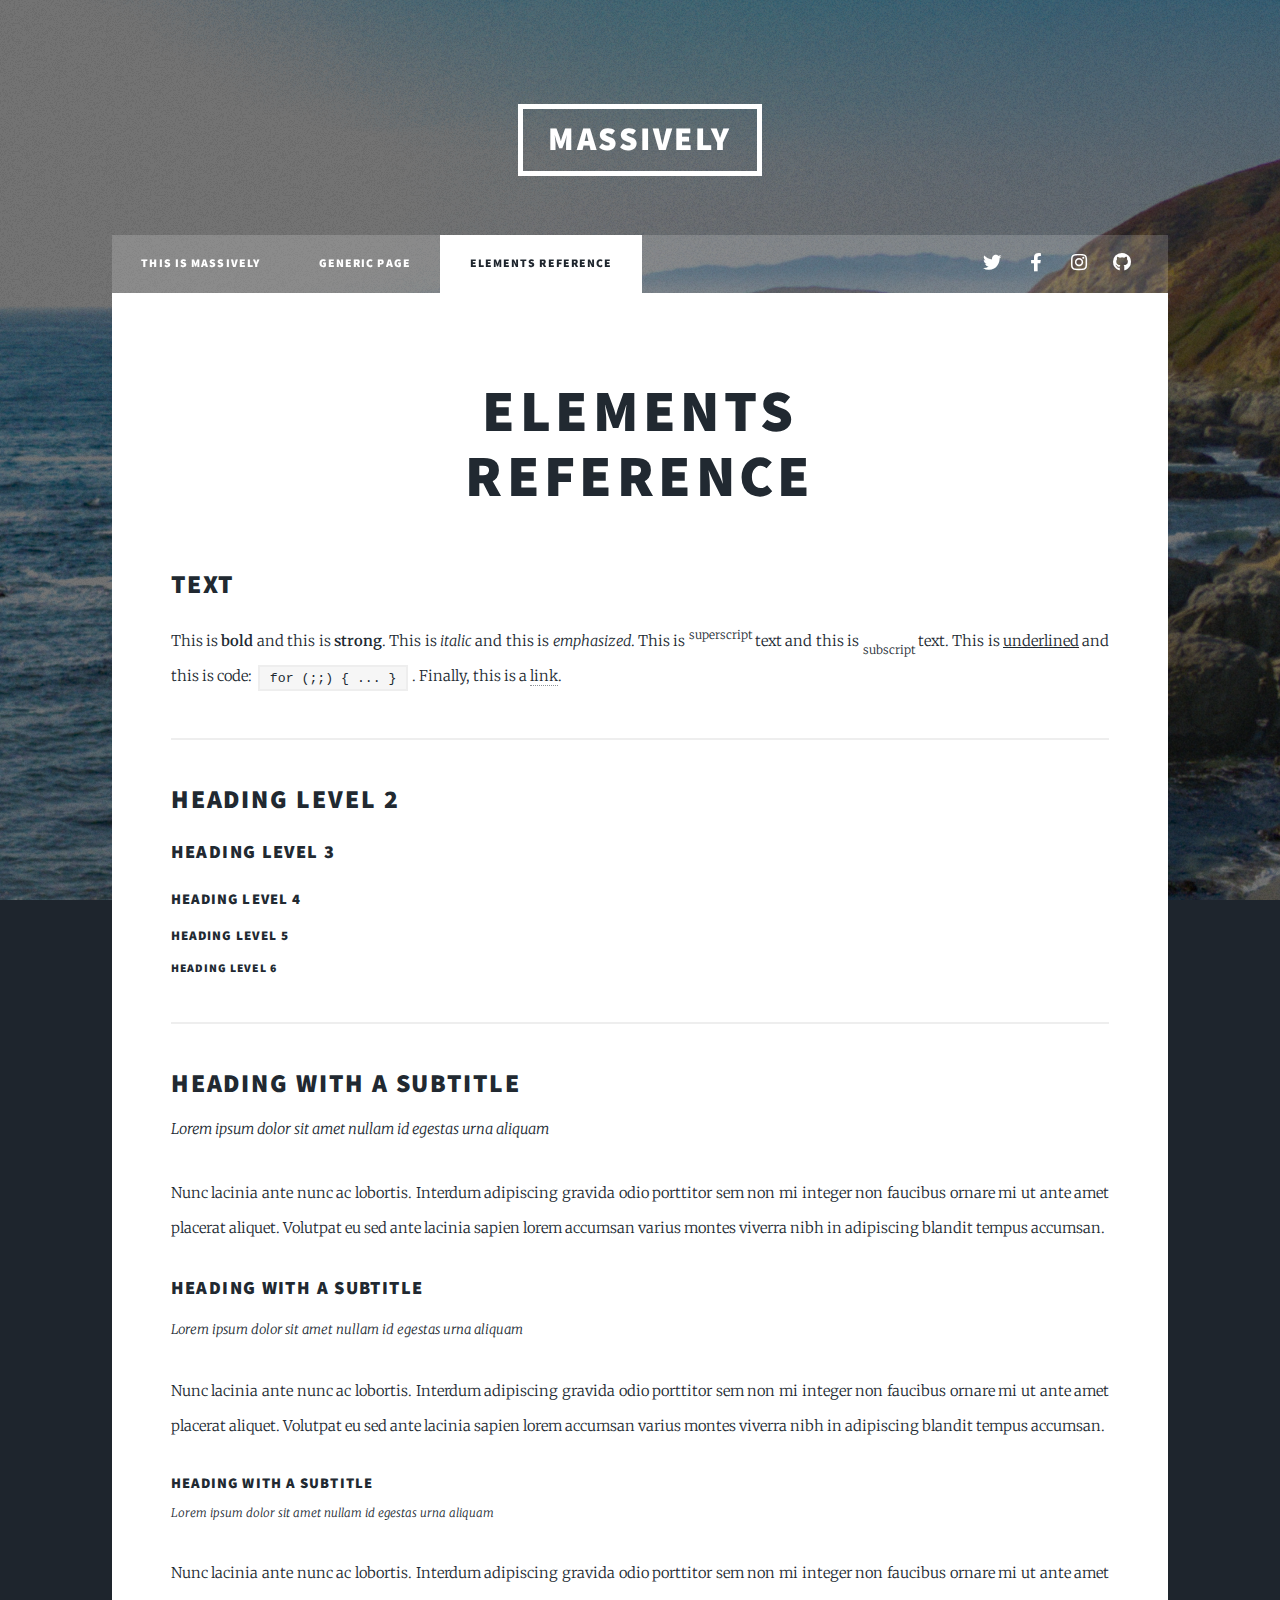
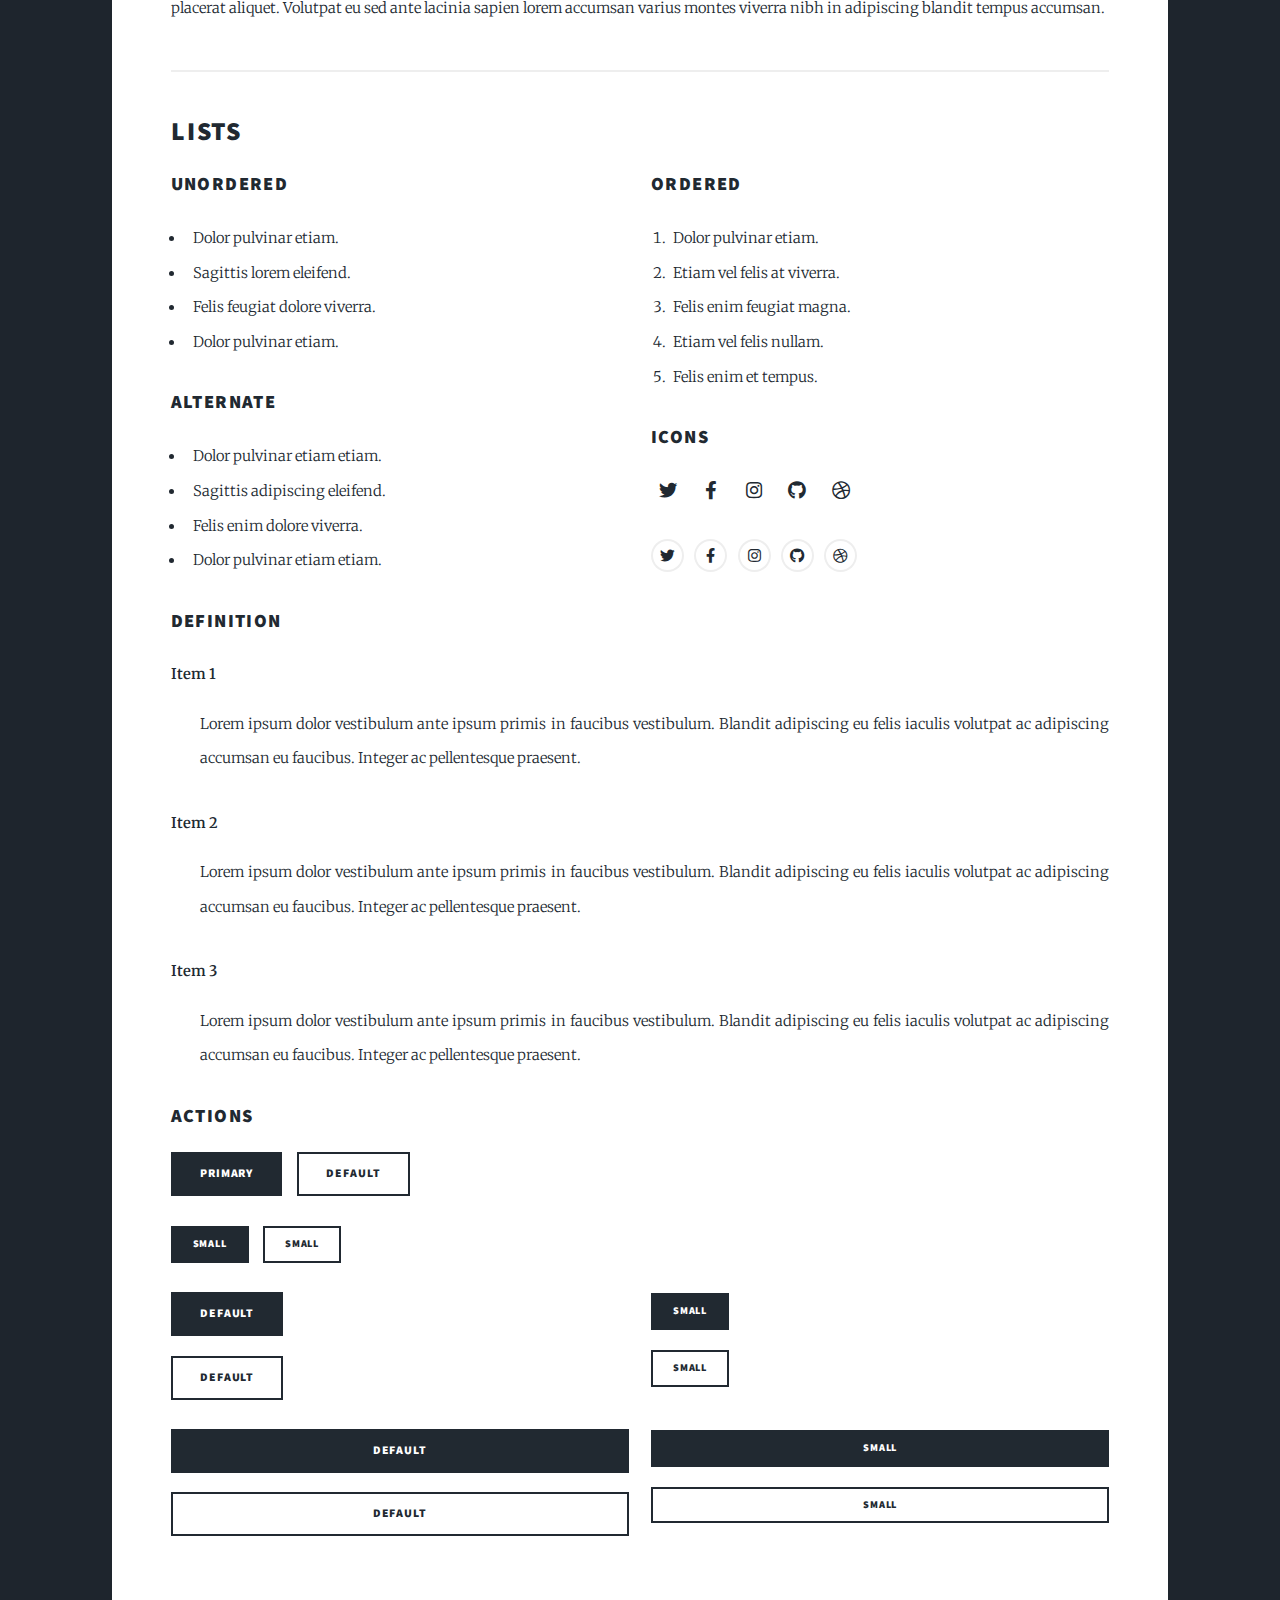
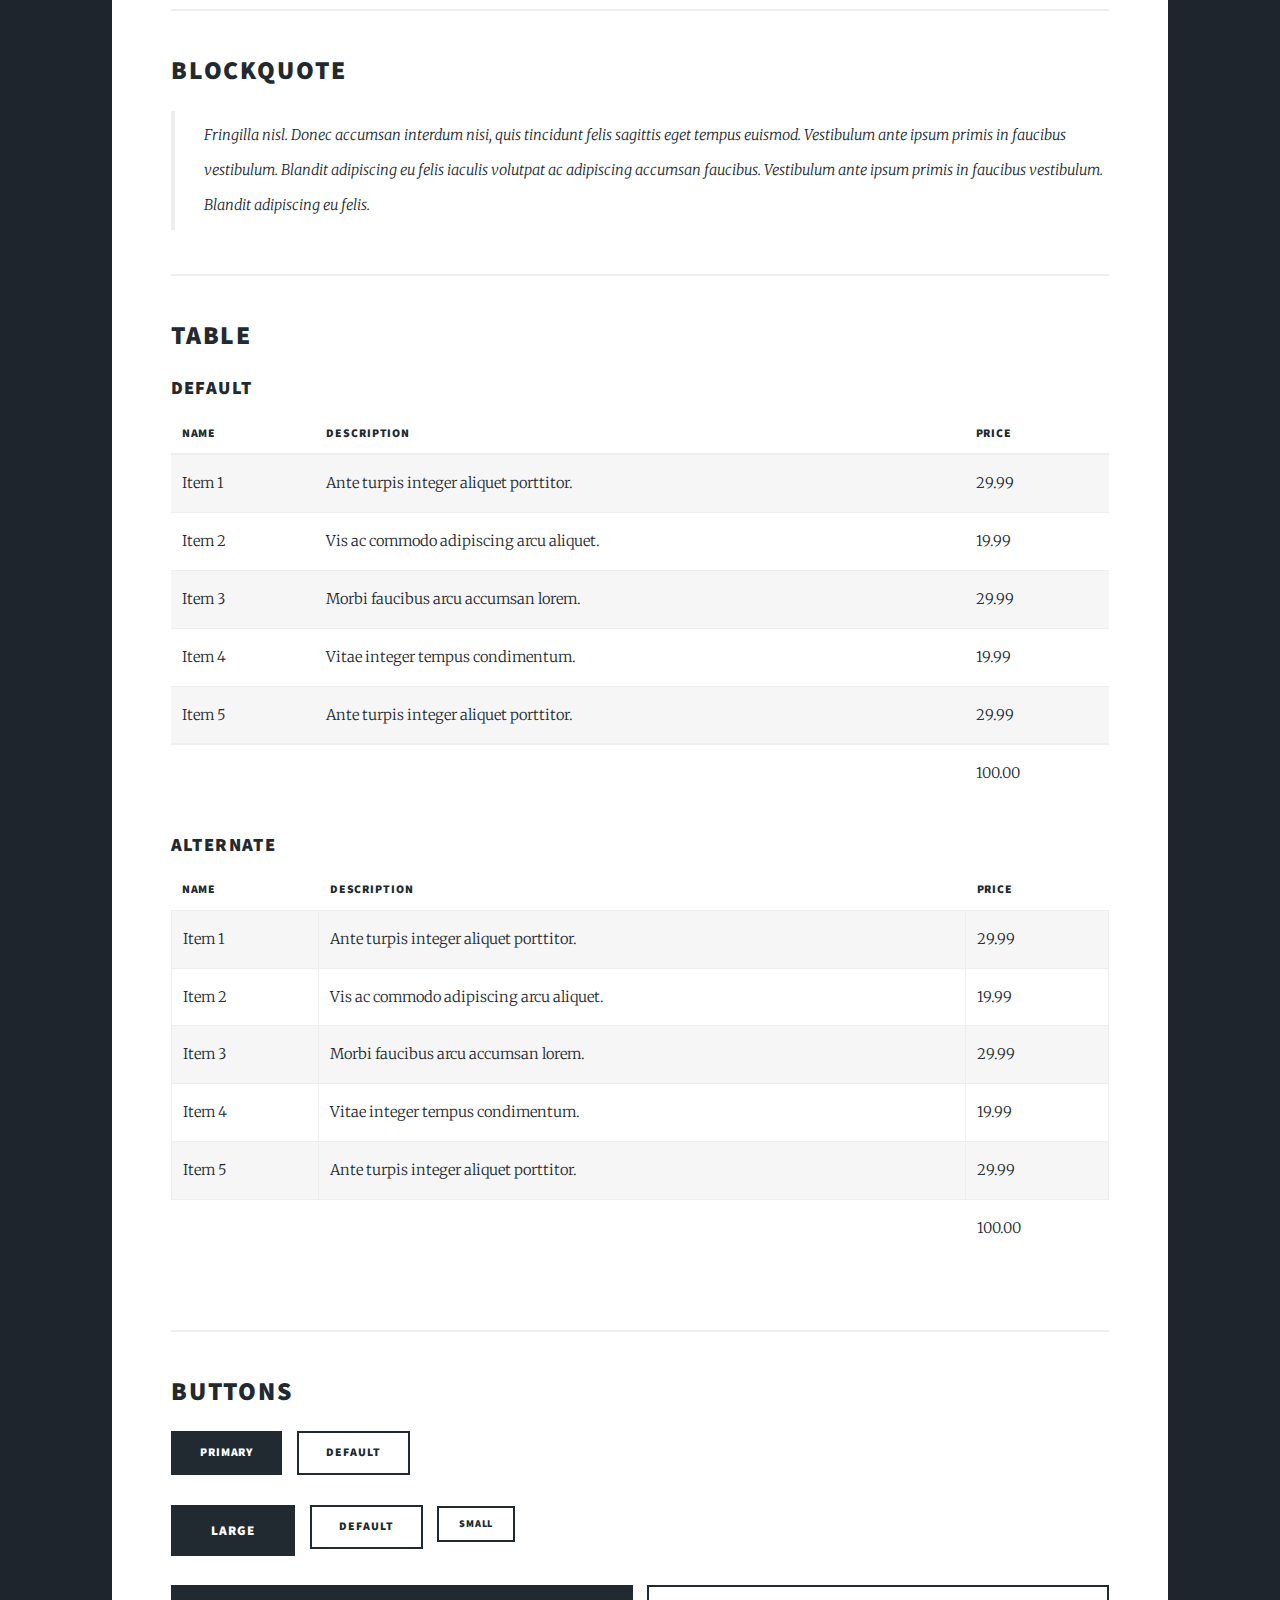
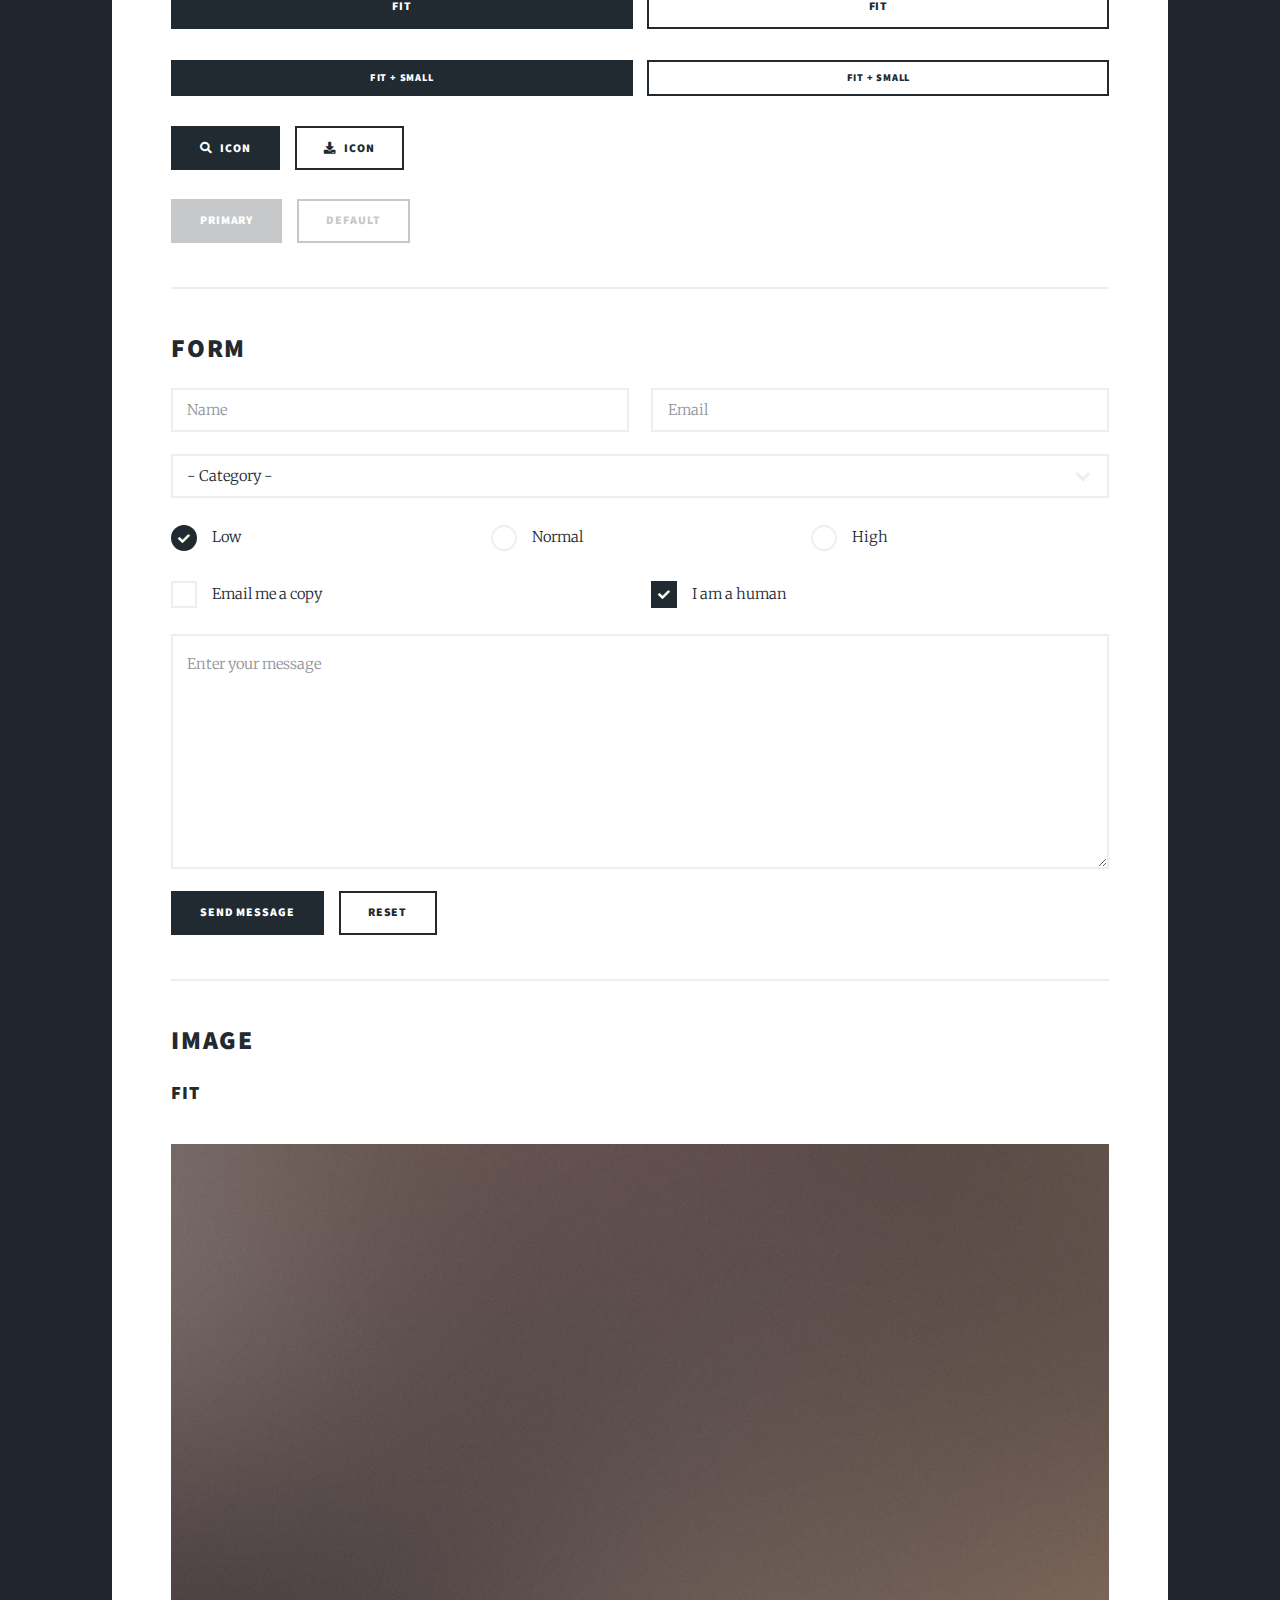
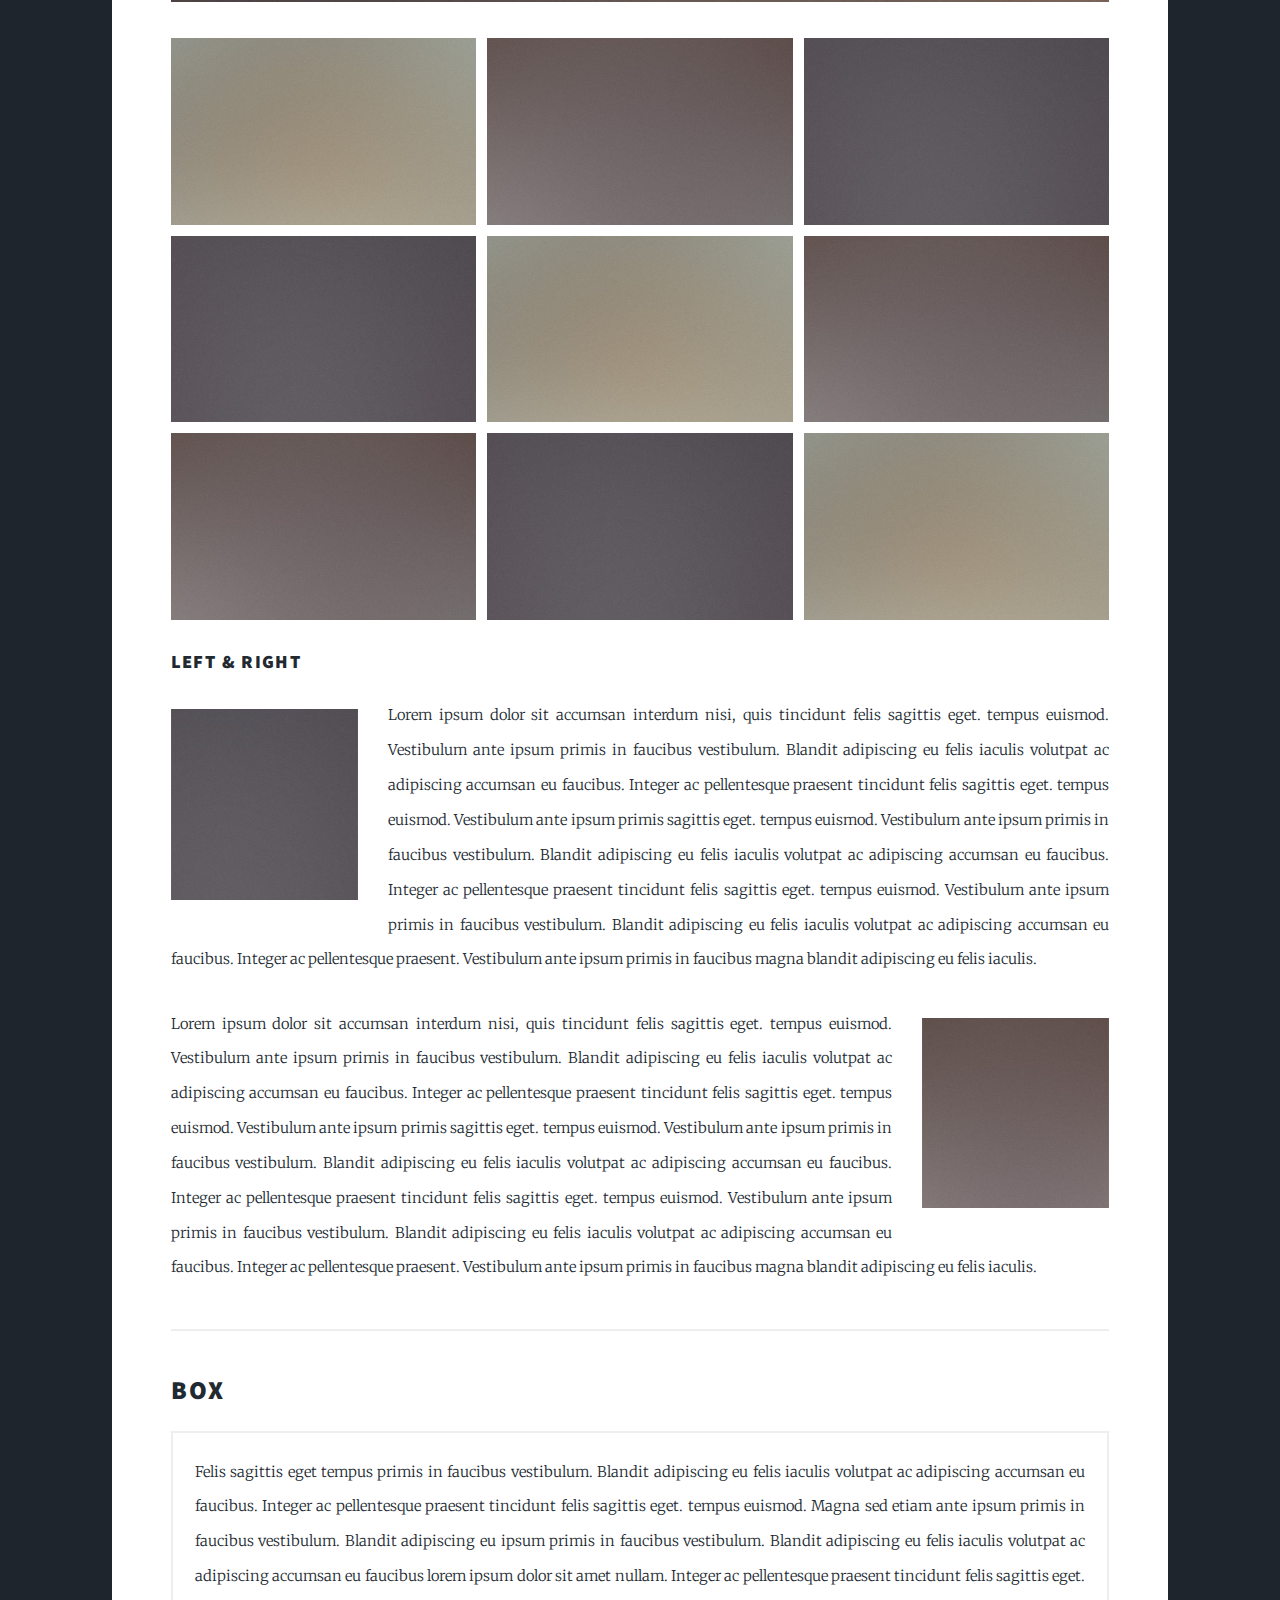
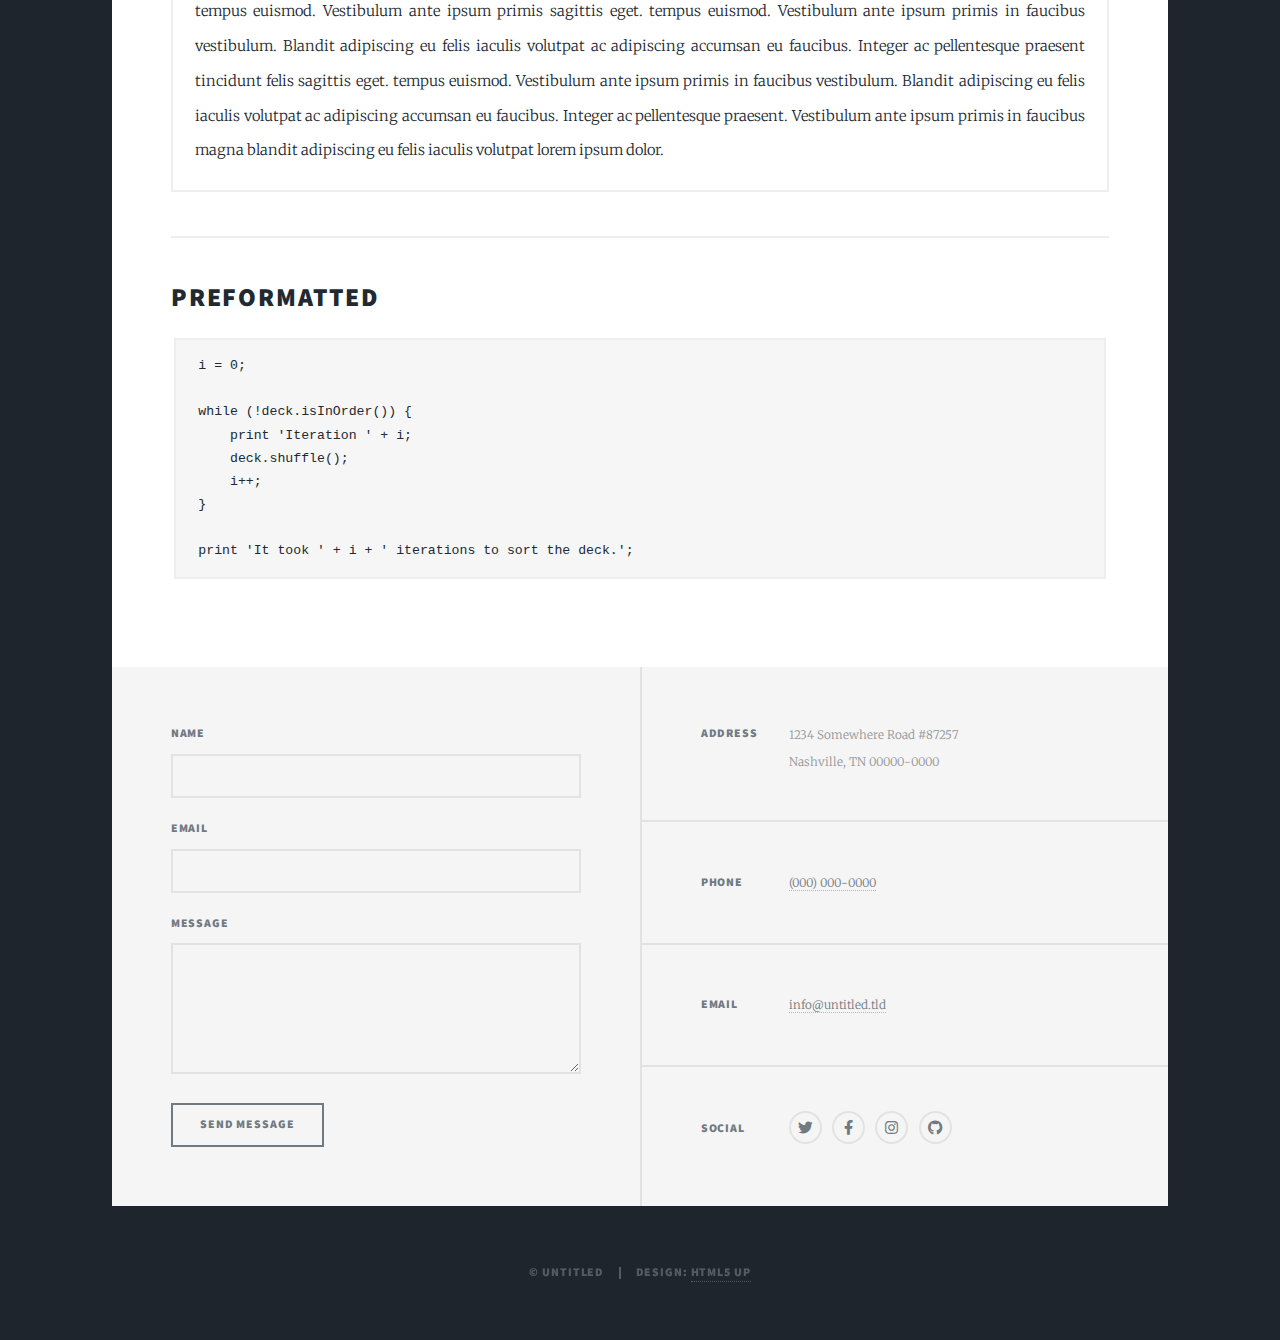
<file: elements.html>
<!DOCTYPE HTML>
<!--
	Massively by HTML5 UP
	html5up.net | @ajlkn
	Free for personal and commercial use under the CCA 3.0 license (html5up.net/license)
-->
<html>
	<head>
		<title>Elements Reference - Massively by HTML5 UP</title>
		<meta charset="utf-8" />
		<meta name="viewport" content="width=device-width, initial-scale=1, user-scalable=no" />
		<link rel="stylesheet" href="assets/css/main.css" />
		<noscript><link rel="stylesheet" href="assets/css/noscript.css" /></noscript>
	</head>
	<body class="is-preload">

		<!-- Wrapper -->
			<div id="wrapper">

				<!-- Header -->
					<header id="header">
						<a href="index.html" class="logo">Massively</a>
					</header>

				<!-- Nav -->
					<nav id="nav">
						<ul class="links">
							<li><a href="index.html">This is Massively</a></li>
							<li><a href="generic.html">Generic Page</a></li>
							<li class="active"><a href="elements.html">Elements Reference</a></li>
						</ul>
						<ul class="icons">
							<li><a href="#" class="icon brands fa-twitter"><span class="label">Twitter</span></a></li>
							<li><a href="#" class="icon brands fa-facebook-f"><span class="label">Facebook</span></a></li>
							<li><a href="#" class="icon brands fa-instagram"><span class="label">Instagram</span></a></li>
							<li><a href="#" class="icon brands fa-github"><span class="label">GitHub</span></a></li>
						</ul>
					</nav>

				<!-- Main -->
					<div id="main">

						<!-- Post -->
							<section class="post">
								<header class="major">
									<h1>Elements<br />
									Reference</h1>
								</header>

								<!-- Text stuff -->
									<h2>Text</h2>
									<p>This is <b>bold</b> and this is <strong>strong</strong>. This is <i>italic</i> and this is <em>emphasized</em>.
									This is <sup>superscript</sup> text and this is <sub>subscript</sub> text.
									This is <u>underlined</u> and this is code: <code>for (;;) { ... }</code>.
									Finally, this is a <a href="#">link</a>.</p>
									<hr />
									<h2>Heading Level 2</h2>
									<h3>Heading Level 3</h3>
									<h4>Heading Level 4</h4>
									<h5>Heading Level 5</h5>
									<h6>Heading Level 6</h6>
									<hr />
									<header>
										<h2>Heading with a Subtitle</h2>
										<p>Lorem ipsum dolor sit amet nullam id egestas urna aliquam</p>
									</header>
									<p>Nunc lacinia ante nunc ac lobortis. Interdum adipiscing gravida odio porttitor sem non mi integer non faucibus ornare mi ut ante amet placerat aliquet. Volutpat eu sed ante lacinia sapien lorem accumsan varius montes viverra nibh in adipiscing blandit tempus accumsan.</p>
									<header>
										<h3>Heading with a Subtitle</h3>
										<p>Lorem ipsum dolor sit amet nullam id egestas urna aliquam</p>
									</header>
									<p>Nunc lacinia ante nunc ac lobortis. Interdum adipiscing gravida odio porttitor sem non mi integer non faucibus ornare mi ut ante amet placerat aliquet. Volutpat eu sed ante lacinia sapien lorem accumsan varius montes viverra nibh in adipiscing blandit tempus accumsan.</p>
									<header>
										<h4>Heading with a Subtitle</h4>
										<p>Lorem ipsum dolor sit amet nullam id egestas urna aliquam</p>
									</header>
									<p>Nunc lacinia ante nunc ac lobortis. Interdum adipiscing gravida odio porttitor sem non mi integer non faucibus ornare mi ut ante amet placerat aliquet. Volutpat eu sed ante lacinia sapien lorem accumsan varius montes viverra nibh in adipiscing blandit tempus accumsan.</p>

									<hr />

								<!-- Lists -->
									<h2>Lists</h2>
									<div class="row">
										<div class="col-6 col-12-small">

											<h3>Unordered</h3>
											<ul>
												<li>Dolor pulvinar etiam.</li>
												<li>Sagittis lorem eleifend.</li>
												<li>Felis feugiat dolore viverra.</li>
												<li>Dolor pulvinar etiam.</li>
											</ul>

											<h3>Alternate</h3>
											<ul class="alt">
												<li>Dolor pulvinar etiam etiam.</li>
												<li>Sagittis adipiscing eleifend.</li>
												<li>Felis enim dolore viverra.</li>
												<li>Dolor pulvinar etiam etiam.</li>
											</ul>

										</div>
										<div class="col-6 col-12-small">

											<h3>Ordered</h3>
											<ol>
												<li>Dolor pulvinar etiam.</li>
												<li>Etiam vel felis at viverra.</li>
												<li>Felis enim feugiat magna.</li>
												<li>Etiam vel felis nullam.</li>
												<li>Felis enim et tempus.</li>
											</ol>

											<h3>Icons</h3>
											<ul class="icons">
												<li><a href="#" class="icon brands fa-twitter"><span class="label">Twitter</span></a></li>
												<li><a href="#" class="icon brands fa-facebook-f"><span class="label">Facebook</span></a></li>
												<li><a href="#" class="icon brands fa-instagram"><span class="label">Instagram</span></a></li>
												<li><a href="#" class="icon brands fa-github"><span class="label">Github</span></a></li>
												<li><a href="#" class="icon brands fa-dribbble"><span class="label">Dribbble</span></a></li>
											</ul>
											<ul class="icons alt">
												<li><a href="#" class="icon brands alt fa-twitter"><span class="label">Twitter</span></a></li>
												<li><a href="#" class="icon brands alt fa-facebook-f"><span class="label">Facebook</span></a></li>
												<li><a href="#" class="icon brands alt fa-instagram"><span class="label">Instagram</span></a></li>
												<li><a href="#" class="icon brands alt fa-github"><span class="label">Github</span></a></li>
												<li><a href="#" class="icon brands alt fa-dribbble"><span class="label">Dribbble</span></a></li>
											</ul>

										</div>
									</div>
									<h3>Definition</h3>
									<dl>
										<dt>Item 1</dt>
										<dd>
											<p>Lorem ipsum dolor vestibulum ante ipsum primis in faucibus vestibulum. Blandit adipiscing eu felis iaculis volutpat ac adipiscing accumsan eu faucibus. Integer ac pellentesque praesent.</p>
										</dd>
										<dt>Item 2</dt>
										<dd>
											<p>Lorem ipsum dolor vestibulum ante ipsum primis in faucibus vestibulum. Blandit adipiscing eu felis iaculis volutpat ac adipiscing accumsan eu faucibus. Integer ac pellentesque praesent.</p>
										</dd>
										<dt>Item 3</dt>
										<dd>
											<p>Lorem ipsum dolor vestibulum ante ipsum primis in faucibus vestibulum. Blandit adipiscing eu felis iaculis volutpat ac adipiscing accumsan eu faucibus. Integer ac pellentesque praesent.</p>
										</dd>
									</dl>

									<h3>Actions</h3>
									<ul class="actions">
										<li><a href="#" class="button primary">Primary</a></li>
										<li><a href="#" class="button">Default</a></li>
									</ul>
									<ul class="actions small">
										<li><a href="#" class="button primary small">Small</a></li>
										<li><a href="#" class="button small">Small</a></li>
									</ul>
									<div class="row">
										<div class="col-6 col-12-small">
											<ul class="actions stacked">
												<li><a href="#" class="button primary">Default</a></li>
												<li><a href="#" class="button">Default</a></li>
											</ul>
										</div>
										<div class="col-6 col-12-small">
											<ul class="actions stacked">
												<li><a href="#" class="button primary small">Small</a></li>
												<li><a href="#" class="button small">Small</a></li>
											</ul>
										</div>
									</div>
									<div class="row">
										<div class="col-6 col-12-small">
											<ul class="actions stacked">
												<li><a href="#" class="button primary fit">Default</a></li>
												<li><a href="#" class="button fit">Default</a></li>
											</ul>
										</div>
										<div class="col-6 col-12-small">
											<ul class="actions stacked">
												<li><a href="#" class="button primary small fit">Small</a></li>
												<li><a href="#" class="button small fit">Small</a></li>
											</ul>
										</div>
									</div>

									<hr />

								<!-- Blockquote -->
									<h2>Blockquote</h2>
									<blockquote>Fringilla nisl. Donec accumsan interdum nisi, quis tincidunt felis sagittis eget tempus euismod. Vestibulum ante ipsum primis in faucibus vestibulum. Blandit adipiscing eu felis iaculis volutpat ac adipiscing accumsan faucibus. Vestibulum ante ipsum primis in faucibus vestibulum. Blandit adipiscing eu felis.</blockquote>

									<hr />

								<!-- Table -->
									<h2>Table</h2>

									<h3>Default</h3>
									<div class="table-wrapper">
										<table>
											<thead>
												<tr>
													<th>Name</th>
													<th>Description</th>
													<th>Price</th>
												</tr>
											</thead>
											<tbody>
												<tr>
													<td>Item 1</td>
													<td>Ante turpis integer aliquet porttitor.</td>
													<td>29.99</td>
												</tr>
												<tr>
													<td>Item 2</td>
													<td>Vis ac commodo adipiscing arcu aliquet.</td>
													<td>19.99</td>
												</tr>
												<tr>
													<td>Item 3</td>
													<td> Morbi faucibus arcu accumsan lorem.</td>
													<td>29.99</td>
												</tr>
												<tr>
													<td>Item 4</td>
													<td>Vitae integer tempus condimentum.</td>
													<td>19.99</td>
												</tr>
												<tr>
													<td>Item 5</td>
													<td>Ante turpis integer aliquet porttitor.</td>
													<td>29.99</td>
												</tr>
											</tbody>
											<tfoot>
												<tr>
													<td colspan="2"></td>
													<td>100.00</td>
												</tr>
											</tfoot>
										</table>
									</div>

									<h3>Alternate</h3>
									<div class="table-wrapper">
										<table class="alt">
											<thead>
												<tr>
													<th>Name</th>
													<th>Description</th>
													<th>Price</th>
												</tr>
											</thead>
											<tbody>
												<tr>
													<td>Item 1</td>
													<td>Ante turpis integer aliquet porttitor.</td>
													<td>29.99</td>
												</tr>
												<tr>
													<td>Item 2</td>
													<td>Vis ac commodo adipiscing arcu aliquet.</td>
													<td>19.99</td>
												</tr>
												<tr>
													<td>Item 3</td>
													<td> Morbi faucibus arcu accumsan lorem.</td>
													<td>29.99</td>
												</tr>
												<tr>
													<td>Item 4</td>
													<td>Vitae integer tempus condimentum.</td>
													<td>19.99</td>
												</tr>
												<tr>
													<td>Item 5</td>
													<td>Ante turpis integer aliquet porttitor.</td>
													<td>29.99</td>
												</tr>
											</tbody>
											<tfoot>
												<tr>
													<td colspan="2"></td>
													<td>100.00</td>
												</tr>
											</tfoot>
										</table>
									</div>

									<hr />

								<!-- Buttons -->
									<h2>Buttons</h2>
									<ul class="actions">
										<li><a href="#" class="button primary">Primary</a></li>
										<li><a href="#" class="button">Default</a></li>
									</ul>
									<ul class="actions">
										<li><a href="#" class="button primary large">Large</a></li>
										<li><a href="#" class="button">Default</a></li>
										<li><a href="#" class="button small">Small</a></li>
									</ul>
									<ul class="actions fit">
										<li><a href="#" class="button primary fit">Fit</a></li>
										<li><a href="#" class="button fit">Fit</a></li>
									</ul>
									<ul class="actions fit small">
										<li><a href="#" class="button primary fit small">Fit + Small</a></li>
										<li><a href="#" class="button fit small">Fit + Small</a></li>
									</ul>
									<ul class="actions">
										<li><a href="#" class="button primary icon solid fa-search">Icon</a></li>
										<li><a href="#" class="button icon solid fa-download">Icon</a></li>
									</ul>
									<ul class="actions">
										<li><span class="button primary disabled">Primary</span></li>
										<li><span class="button disabled">Default</span></li>
									</ul>

									<hr />

								<!-- Form -->
									<h2>Form</h2>

									<form method="post" action="#">
										<div class="row gtr-uniform">
											<div class="col-6 col-12-xsmall">
												<input type="text" name="demo-name" id="demo-name" value="" placeholder="Name" />
											</div>
											<div class="col-6 col-12-xsmall">
												<input type="email" name="demo-email" id="demo-email" value="" placeholder="Email" />
											</div>
											<!-- Break -->
											<div class="col-12">
												<select name="demo-category" id="demo-category">
													<option value="">- Category -</option>
													<option value="1">Manufacturing</option>
													<option value="1">Shipping</option>
													<option value="1">Administration</option>
													<option value="1">Human Resources</option>
												</select>
											</div>
											<!-- Break -->
											<div class="col-4 col-12-small">
												<input type="radio" id="demo-priority-low" name="demo-priority" checked>
												<label for="demo-priority-low">Low</label>
											</div>
											<div class="col-4 col-12-small">
												<input type="radio" id="demo-priority-normal" name="demo-priority">
												<label for="demo-priority-normal">Normal</label>
											</div>
											<div class="col-4 col-12-small">
												<input type="radio" id="demo-priority-high" name="demo-priority">
												<label for="demo-priority-high">High</label>
											</div>
											<!-- Break -->
											<div class="col-6 col-12-small">
												<input type="checkbox" id="demo-copy" name="demo-copy">
												<label for="demo-copy">Email me a copy</label>
											</div>
											<div class="col-6 col-12-small">
												<input type="checkbox" id="demo-human" name="demo-human" checked>
												<label for="demo-human">I am a human</label>
											</div>
											<!-- Break -->
											<div class="col-12">
												<textarea name="demo-message" id="demo-message" placeholder="Enter your message" rows="6"></textarea>
											</div>
											<!-- Break -->
											<div class="col-12">
												<ul class="actions">
													<li><input type="submit" value="Send Message" class="primary" /></li>
													<li><input type="reset" value="Reset" /></li>
												</ul>
											</div>
										</div>
									</form>

									<hr />

								<!-- Image -->
									<h2>Image</h2>

									<h3>Fit</h3>
									<span class="image fit"><img src="images/pic01.jpg" alt="" /></span>
									<div class="box alt">
										<div class="row gtr-50 gtr-uniform">
											<div class="col-4"><span class="image fit"><img src="images/pic02.jpg" alt="" /></span></div>
											<div class="col-4"><span class="image fit"><img src="images/pic03.jpg" alt="" /></span></div>
											<div class="col-4"><span class="image fit"><img src="images/pic04.jpg" alt="" /></span></div>
											<!-- Break -->
											<div class="col-4"><span class="image fit"><img src="images/pic04.jpg" alt="" /></span></div>
											<div class="col-4"><span class="image fit"><img src="images/pic02.jpg" alt="" /></span></div>
											<div class="col-4"><span class="image fit"><img src="images/pic03.jpg" alt="" /></span></div>
											<!-- Break -->
											<div class="col-4"><span class="image fit"><img src="images/pic03.jpg" alt="" /></span></div>
											<div class="col-4"><span class="image fit"><img src="images/pic04.jpg" alt="" /></span></div>
											<div class="col-4"><span class="image fit"><img src="images/pic02.jpg" alt="" /></span></div>
										</div>
									</div>

									<h3>Left &amp; Right</h3>
									<p><span class="image left"><img src="images/pic08.jpg" alt="" /></span>Lorem ipsum dolor sit accumsan interdum nisi, quis tincidunt felis sagittis eget. tempus euismod. Vestibulum ante ipsum primis in faucibus vestibulum. Blandit adipiscing eu felis iaculis volutpat ac adipiscing accumsan eu faucibus. Integer ac pellentesque praesent tincidunt felis sagittis eget. tempus euismod. Vestibulum ante ipsum primis sagittis eget. tempus euismod. Vestibulum ante ipsum primis in faucibus vestibulum. Blandit adipiscing eu felis iaculis volutpat ac adipiscing accumsan eu faucibus. Integer ac pellentesque praesent tincidunt felis sagittis eget. tempus euismod. Vestibulum ante ipsum primis in faucibus vestibulum. Blandit adipiscing eu felis iaculis volutpat ac adipiscing accumsan eu faucibus. Integer ac pellentesque praesent. Vestibulum ante ipsum primis in faucibus magna blandit adipiscing eu felis iaculis.</p>
									<p><span class="image right"><img src="images/pic09.jpg" alt="" /></span>Lorem ipsum dolor sit accumsan interdum nisi, quis tincidunt felis sagittis eget. tempus euismod. Vestibulum ante ipsum primis in faucibus vestibulum. Blandit adipiscing eu felis iaculis volutpat ac adipiscing accumsan eu faucibus. Integer ac pellentesque praesent tincidunt felis sagittis eget. tempus euismod. Vestibulum ante ipsum primis sagittis eget. tempus euismod. Vestibulum ante ipsum primis in faucibus vestibulum. Blandit adipiscing eu felis iaculis volutpat ac adipiscing accumsan eu faucibus. Integer ac pellentesque praesent tincidunt felis sagittis eget. tempus euismod. Vestibulum ante ipsum primis in faucibus vestibulum. Blandit adipiscing eu felis iaculis volutpat ac adipiscing accumsan eu faucibus. Integer ac pellentesque praesent. Vestibulum ante ipsum primis in faucibus magna blandit adipiscing eu felis iaculis.</p>

									<hr />

								<!-- Box -->
									<h2>Box</h2>
									<div class="box">
										<p>Felis sagittis eget tempus primis in faucibus vestibulum. Blandit adipiscing eu felis iaculis volutpat ac adipiscing accumsan eu faucibus. Integer ac pellentesque praesent tincidunt felis sagittis eget. tempus euismod. Magna sed etiam ante ipsum primis in faucibus vestibulum. Blandit adipiscing eu ipsum primis in faucibus vestibulum. Blandit adipiscing eu felis iaculis volutpat ac adipiscing accumsan eu faucibus lorem ipsum dolor sit amet nullam. Integer ac pellentesque praesent tincidunt felis sagittis eget. tempus euismod. Vestibulum ante ipsum primis sagittis eget. tempus euismod. Vestibulum ante ipsum primis in faucibus vestibulum. Blandit adipiscing eu felis iaculis volutpat ac adipiscing accumsan eu faucibus. Integer ac pellentesque praesent tincidunt felis sagittis eget. tempus euismod. Vestibulum ante ipsum primis in faucibus vestibulum. Blandit adipiscing eu felis iaculis volutpat ac adipiscing accumsan eu faucibus. Integer ac pellentesque praesent. Vestibulum ante ipsum primis in faucibus magna blandit adipiscing eu felis iaculis volutpat lorem ipsum dolor.</p>
									</div>

									<hr />

								<!-- Preformatted Code -->
									<h2>Preformatted</h2>
									<pre><code>i = 0;

while (!deck.isInOrder()) {
    print 'Iteration ' + i;
    deck.shuffle();
    i++;
}

print 'It took ' + i + ' iterations to sort the deck.';
</code></pre>

							</section>

					</div>

				<!-- Footer -->
					<footer id="footer">
						<section>
							<form method="post" action="#">
								<div class="fields">
									<div class="field">
										<label for="name">Name</label>
										<input type="text" name="name" id="name" />
									</div>
									<div class="field">
										<label for="email">Email</label>
										<input type="text" name="email" id="email" />
									</div>
									<div class="field">
										<label for="message">Message</label>
										<textarea name="message" id="message" rows="3"></textarea>
									</div>
								</div>
								<ul class="actions">
									<li><input type="submit" value="Send Message" /></li>
								</ul>
							</form>
						</section>
						<section class="split contact">
							<section class="alt">
								<h3>Address</h3>
								<p>1234 Somewhere Road #87257<br />
								Nashville, TN 00000-0000</p>
							</section>
							<section>
								<h3>Phone</h3>
								<p><a href="#">(000) 000-0000</a></p>
							</section>
							<section>
								<h3>Email</h3>
								<p><a href="#">info@untitled.tld</a></p>
							</section>
							<section>
								<h3>Social</h3>
								<ul class="icons alt">
									<li><a href="#" class="icon brands alt fa-twitter"><span class="label">Twitter</span></a></li>
									<li><a href="#" class="icon brands alt fa-facebook-f"><span class="label">Facebook</span></a></li>
									<li><a href="#" class="icon brands alt fa-instagram"><span class="label">Instagram</span></a></li>
									<li><a href="#" class="icon brands alt fa-github"><span class="label">GitHub</span></a></li>
								</ul>
							</section>
						</section>
					</footer>

				<!-- Copyright -->
					<div id="copyright">
						<ul><li>&copy; Untitled</li><li>Design: <a href="https://html5up.net">HTML5 UP</a></li></ul>
					</div>

			</div>

		<!-- Scripts -->
			<script src="assets/js/jquery.min.js"></script>
			<script src="assets/js/jquery.scrollex.min.js"></script>
			<script src="assets/js/jquery.scrolly.min.js"></script>
			<script src="assets/js/browser.min.js"></script>
			<script src="assets/js/breakpoints.min.js"></script>
			<script src="assets/js/util.js"></script>
			<script src="assets/js/main.js"></script>

	</body>
</html>
</file>
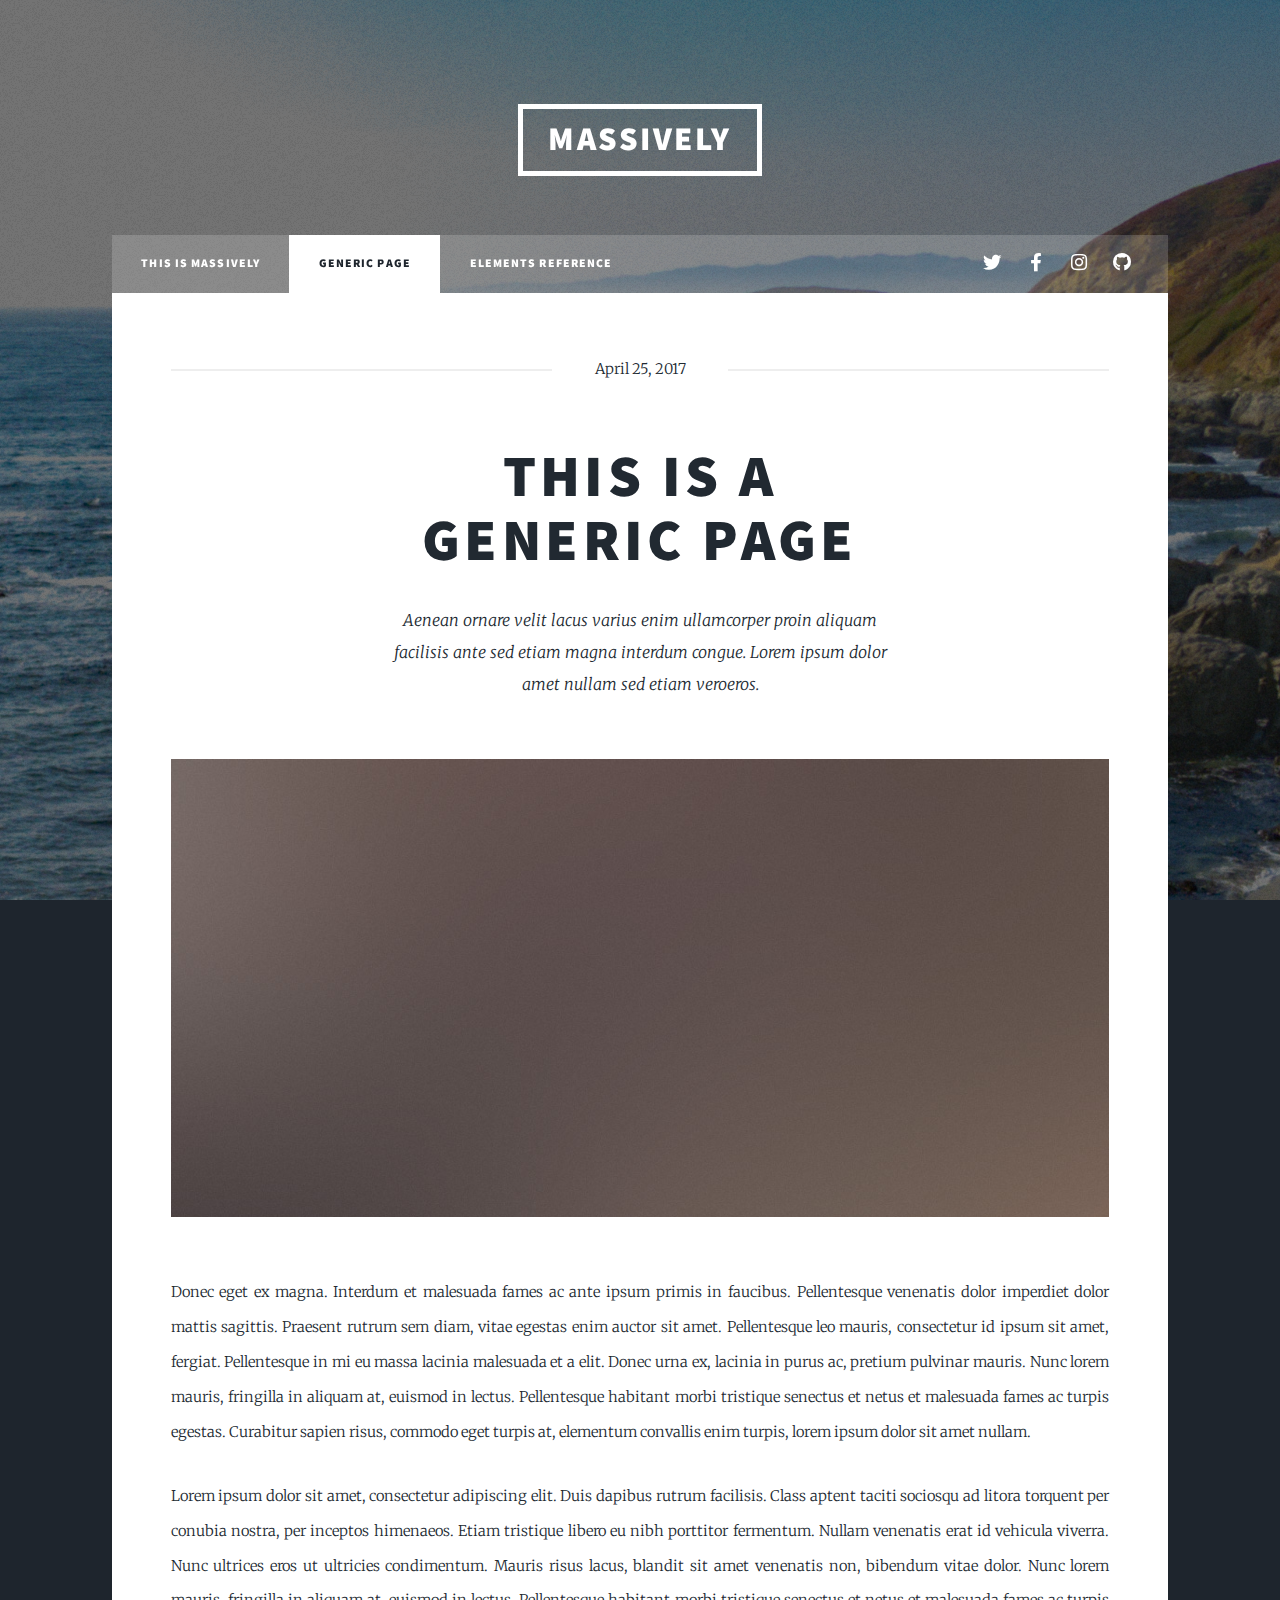
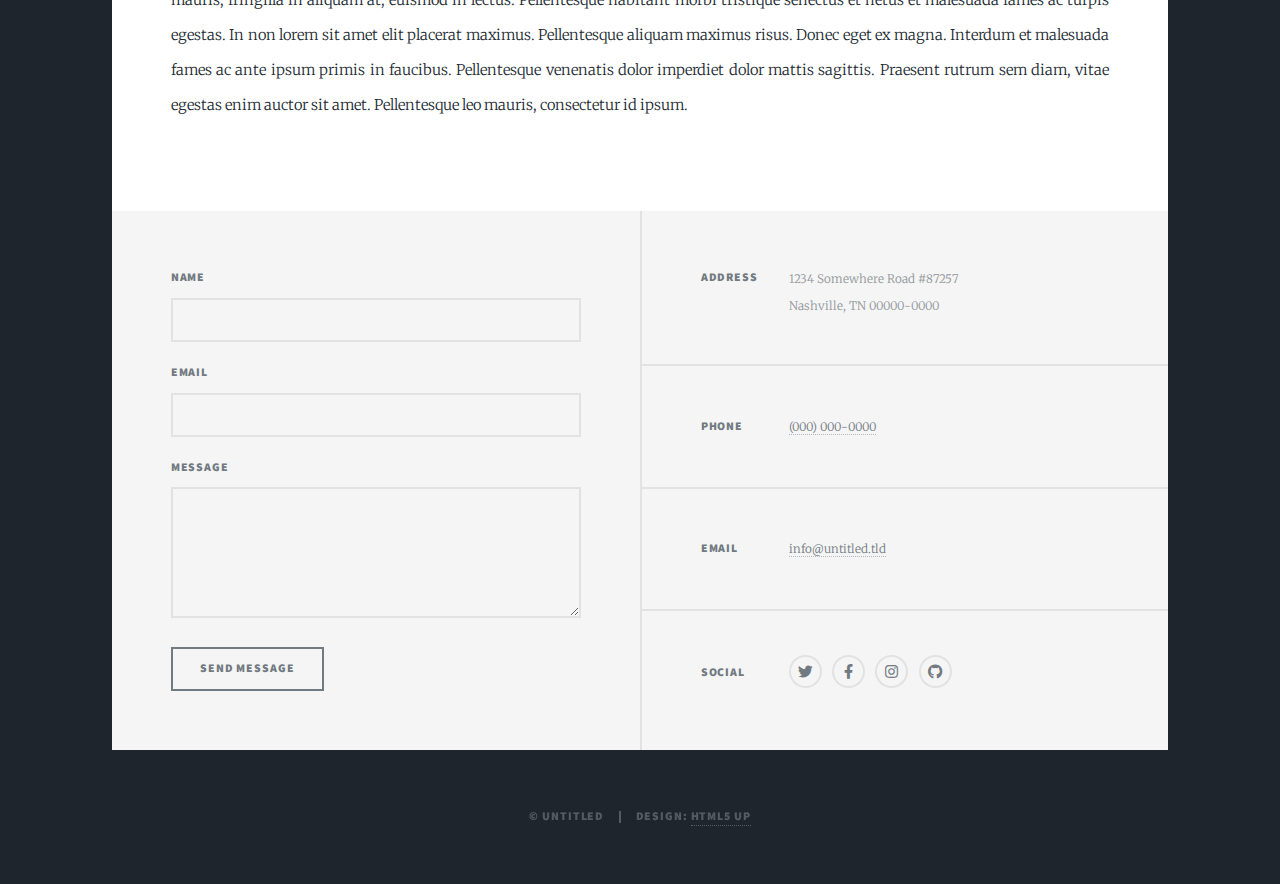
<file: generic.html>
<!DOCTYPE HTML>
<!--
	Massively by HTML5 UP
	html5up.net | @ajlkn
	Free for personal and commercial use under the CCA 3.0 license (html5up.net/license)
-->
<html>
	<head>
		<title>Generic Page - Massively by HTML5 UP</title>
		<meta charset="utf-8" />
		<meta name="viewport" content="width=device-width, initial-scale=1, user-scalable=no" />
		<link rel="stylesheet" href="assets/css/main.css" />
		<noscript><link rel="stylesheet" href="assets/css/noscript.css" /></noscript>
	</head>
	<body class="is-preload">

		<!-- Wrapper -->
			<div id="wrapper">

				<!-- Header -->
					<header id="header">
						<a href="index.html" class="logo">Massively</a>
					</header>

				<!-- Nav -->
					<nav id="nav">
						<ul class="links">
							<li><a href="index.html">This is Massively</a></li>
							<li class="active"><a href="generic.html">Generic Page</a></li>
							<li><a href="elements.html">Elements Reference</a></li>
						</ul>
						<ul class="icons">
							<li><a href="#" class="icon brands fa-twitter"><span class="label">Twitter</span></a></li>
							<li><a href="#" class="icon brands fa-facebook-f"><span class="label">Facebook</span></a></li>
							<li><a href="#" class="icon brands fa-instagram"><span class="label">Instagram</span></a></li>
							<li><a href="#" class="icon brands fa-github"><span class="label">GitHub</span></a></li>
						</ul>
					</nav>

				<!-- Main -->
					<div id="main">

						<!-- Post -->
							<section class="post">
								<header class="major">
									<span class="date">April 25, 2017</span>
									<h1>This is a<br />
									Generic Page</h1>
									<p>Aenean ornare velit lacus varius enim ullamcorper proin aliquam<br />
									facilisis ante sed etiam magna interdum congue. Lorem ipsum dolor<br />
									amet nullam sed etiam veroeros.</p>
								</header>
								<div class="image main"><img src="images/pic01.jpg" alt="" /></div>
								<p>Donec eget ex magna. Interdum et malesuada fames ac ante ipsum primis in faucibus. Pellentesque venenatis dolor imperdiet dolor mattis sagittis. Praesent rutrum sem diam, vitae egestas enim auctor sit amet. Pellentesque leo mauris, consectetur id ipsum sit amet, fergiat. Pellentesque in mi eu massa lacinia malesuada et a elit. Donec urna ex, lacinia in purus ac, pretium pulvinar mauris. Nunc lorem mauris, fringilla in aliquam at, euismod in lectus. Pellentesque habitant morbi tristique senectus et netus et malesuada fames ac turpis egestas. Curabitur sapien risus, commodo eget turpis at, elementum convallis enim turpis, lorem ipsum dolor sit amet nullam.</p>
								<p>Lorem ipsum dolor sit amet, consectetur adipiscing elit. Duis dapibus rutrum facilisis. Class aptent taciti sociosqu ad litora torquent per conubia nostra, per inceptos himenaeos. Etiam tristique libero eu nibh porttitor fermentum. Nullam venenatis erat id vehicula viverra. Nunc ultrices eros ut ultricies condimentum. Mauris risus lacus, blandit sit amet venenatis non, bibendum vitae dolor. Nunc lorem mauris, fringilla in aliquam at, euismod in lectus. Pellentesque habitant morbi tristique senectus et netus et malesuada fames ac turpis egestas. In non lorem sit amet elit placerat maximus. Pellentesque aliquam maximus risus. Donec eget ex magna. Interdum et malesuada fames ac ante ipsum primis in faucibus. Pellentesque venenatis dolor imperdiet dolor mattis sagittis. Praesent rutrum sem diam, vitae egestas enim auctor sit amet. Pellentesque leo mauris, consectetur id ipsum.</p>
							</section>

					</div>

				<!-- Footer -->
					<footer id="footer">
						<section>
							<form method="post" action="#">
								<div class="fields">
									<div class="field">
										<label for="name">Name</label>
										<input type="text" name="name" id="name" />
									</div>
									<div class="field">
										<label for="email">Email</label>
										<input type="text" name="email" id="email" />
									</div>
									<div class="field">
										<label for="message">Message</label>
										<textarea name="message" id="message" rows="3"></textarea>
									</div>
								</div>
								<ul class="actions">
									<li><input type="submit" value="Send Message" /></li>
								</ul>
							</form>
						</section>
						<section class="split contact">
							<section class="alt">
								<h3>Address</h3>
								<p>1234 Somewhere Road #87257<br />
								Nashville, TN 00000-0000</p>
							</section>
							<section>
								<h3>Phone</h3>
								<p><a href="#">(000) 000-0000</a></p>
							</section>
							<section>
								<h3>Email</h3>
								<p><a href="#">info@untitled.tld</a></p>
							</section>
							<section>
								<h3>Social</h3>
								<ul class="icons alt">
									<li><a href="#" class="icon brands alt fa-twitter"><span class="label">Twitter</span></a></li>
									<li><a href="#" class="icon brands alt fa-facebook-f"><span class="label">Facebook</span></a></li>
									<li><a href="#" class="icon brands alt fa-instagram"><span class="label">Instagram</span></a></li>
									<li><a href="#" class="icon brands alt fa-github"><span class="label">GitHub</span></a></li>
								</ul>
							</section>
						</section>
					</footer>

				<!-- Copyright -->
					<div id="copyright">
						<ul><li>&copy; Untitled</li><li>Design: <a href="https://html5up.net">HTML5 UP</a></li></ul>
					</div>

			</div>

		<!-- Scripts -->
			<script src="assets/js/jquery.min.js"></script>
			<script src="assets/js/jquery.scrollex.min.js"></script>
			<script src="assets/js/jquery.scrolly.min.js"></script>
			<script src="assets/js/browser.min.js"></script>
			<script src="assets/js/breakpoints.min.js"></script>
			<script src="assets/js/util.js"></script>
			<script src="assets/js/main.js"></script>

	</body>
</html>
</file>
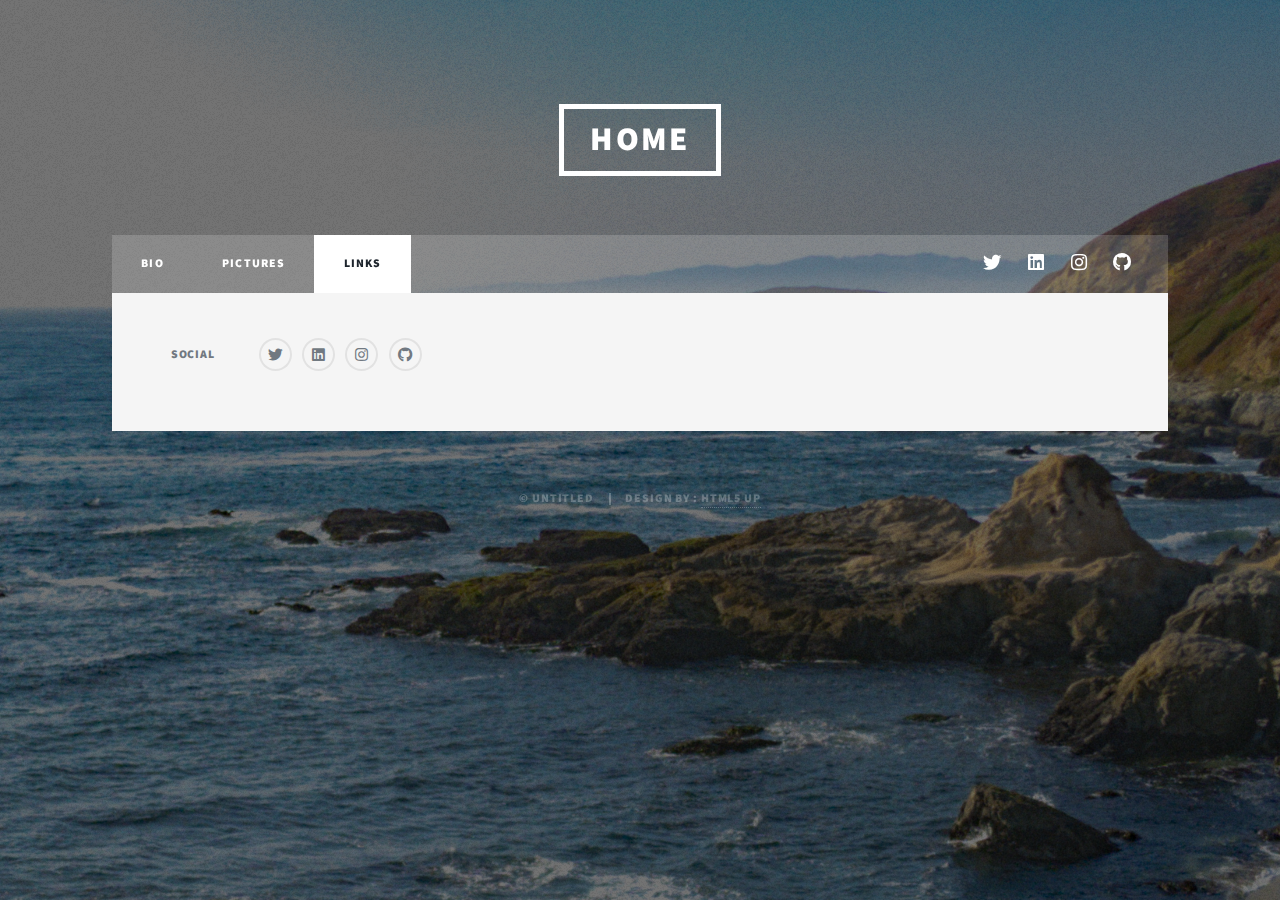
<file: links.html>
<!DOCTYPE HTML>
<!--
	Massively by HTML5 UP
	html5up.net | @ajlkn
	Free for personal and commercial use under the CCA 3.0 license (html5up.net/license)
-->
<html>
	<head>
		<title>Links - Kevin Mouayang</title>
		<meta charset="utf-8" />
		<meta name="viewport" content="width=device-width, initial-scale=1, user-scalable=no" />
		<link rel="stylesheet" href="assets/css/main.css" />
		<noscript><link rel="stylesheet" href="assets/css/noscript.css" /></noscript>
	</head>
	<body class="is-preload">

		<!-- Wrapper -->
			<div id="wrapper">

				<!-- Header -->
					<header id="header">
						<a href="index" class="logo">Home</a>
					</header>

				<!-- Nav -->
					<nav id="nav">
						<ul class="links">
							<li><a href="index">Bio</a></li>
							<li><a href="pictures">Pictures</a></li>
							<li class="active"><a href="links">Links</a></li>
						</ul>
						<ul class="icons">
							<li><a href="https://twitter.com/kevmevin" class="icon brands alt fa-twitter"><span class="label">Twitter</span></a></li>
							<li><a href="https://www.linkedin.com/in/kevin-mouayang-3b32411a1/" class="icon brands alt fa-linkedin"><span class="label">LinkedIn</span></a></li>
							<li><a href="https://www.instagram.com/k_moooyang/" class="icon brands alt fa-instagram"><span class="label">Instagram</span></a></li>
							<li><a href="https://github.com/Kmooyang" class="icon brands alt fa-github"><span class="label">GitHub</span></a></li>
						</ul>
					</nav>

				<!-- Footer -->
					<footer id="footer">
						<section class="split contact">
							<section>
								<h3>Social</h3>
								<ul class="icons alt">
									<li><a href="https://twitter.com/kevmevin" class="icon brands alt fa-twitter"><span class="label">Twitter</span></a></li>
									<li><a href="https://www.linkedin.com/in/kevin-mouayang-3b32411a1/" class="icon brands alt fa-linkedin"><span class="label">LinkedIn</span></a></li>
									<li><a href="https://www.instagram.com/k_moooyang/" class="icon brands alt fa-instagram"><span class="label">Instagram</span></a></li>
									<li><a href="https://github.com/Kmooyang" class="icon brands alt fa-github"><span class="label">GitHub</span></a></li>
								</ul>
							</section>
						</section>
					</footer>

				<!-- Copyright -->
					<div id="copyright">
						<ul><li>&copy; Untitled</li><li>Design by : <a href="https://html5up.net">HTML5 UP</a></li></ul>
					</div>

			</div>

		<!-- Scripts -->
			<script src="assets/js/jquery.min.js"></script>
			<script src="assets/js/jquery.scrollex.min.js"></script>
			<script src="assets/js/jquery.scrolly.min.js"></script>
			<script src="assets/js/browser.min.js"></script>
			<script src="assets/js/breakpoints.min.js"></script>
			<script src="assets/js/util.js"></script>
			<script src="assets/js/main.js"></script>

	</body>
</html>
</file>
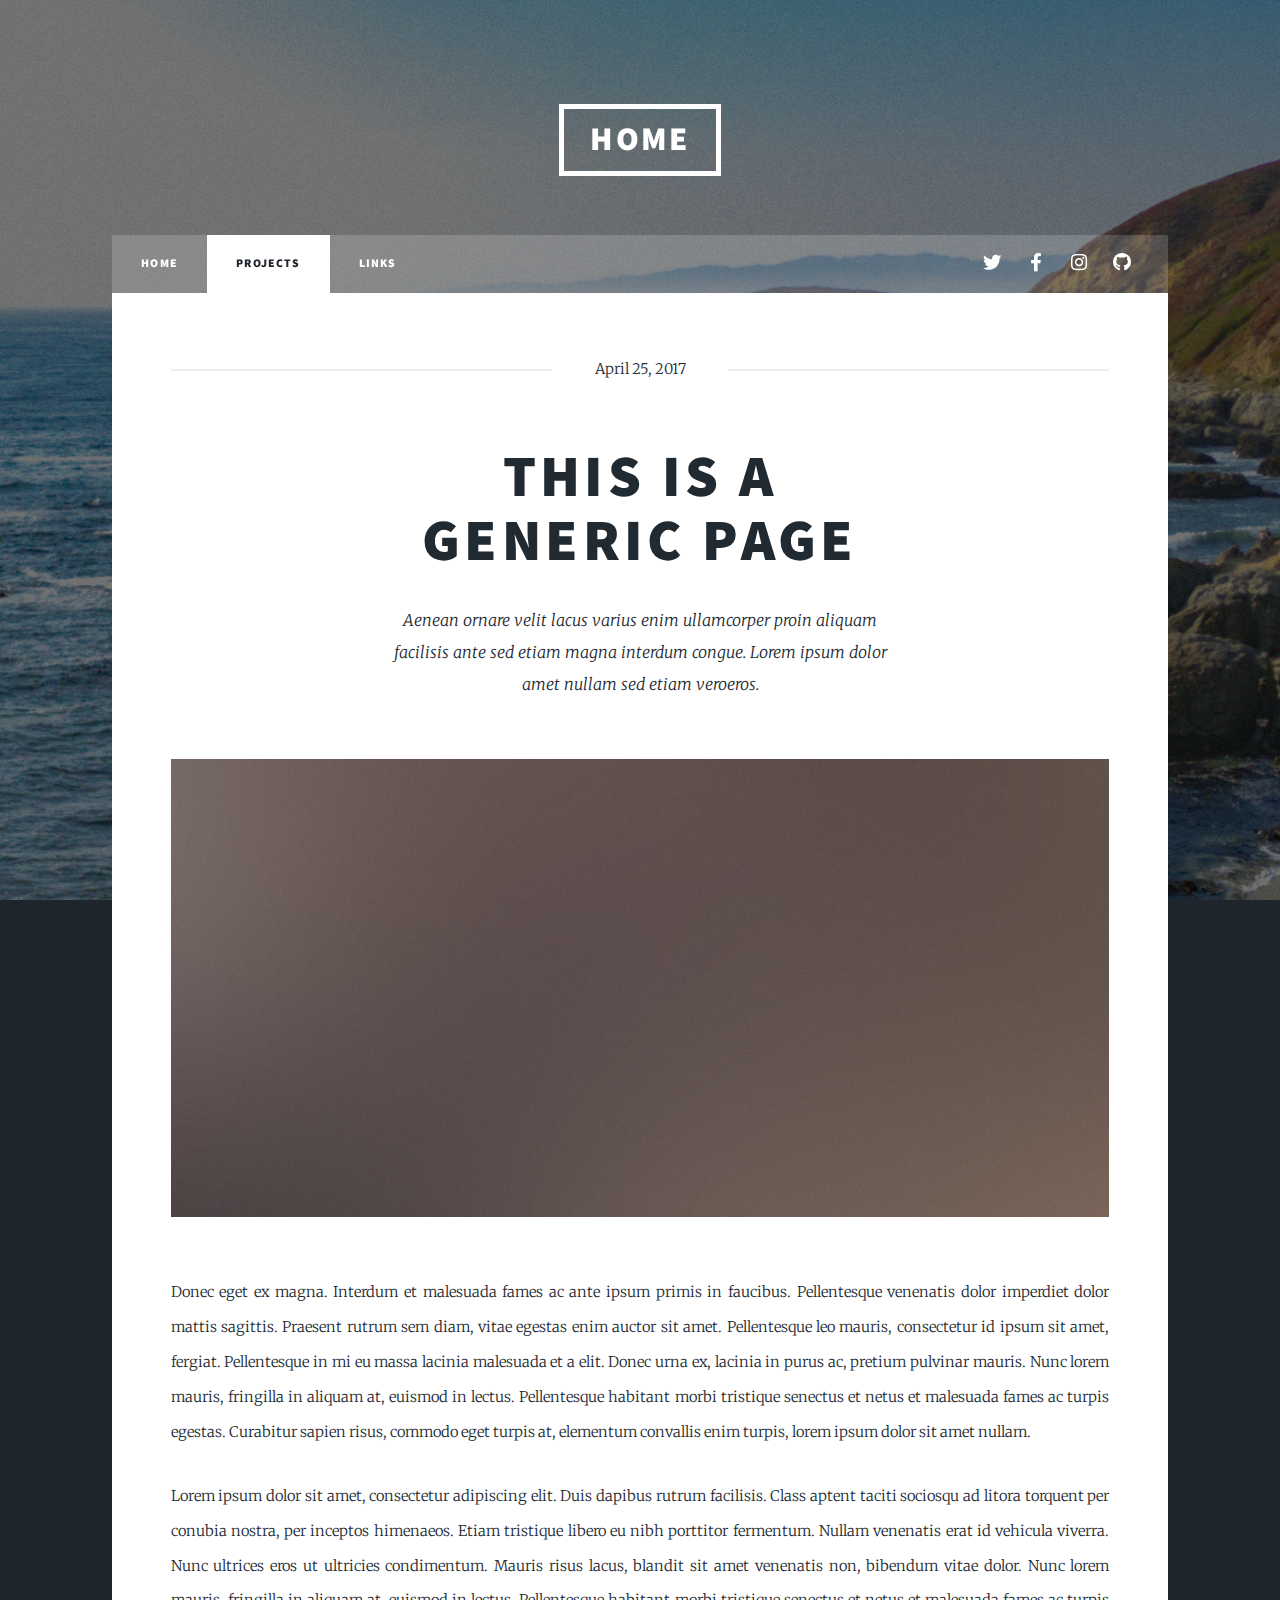
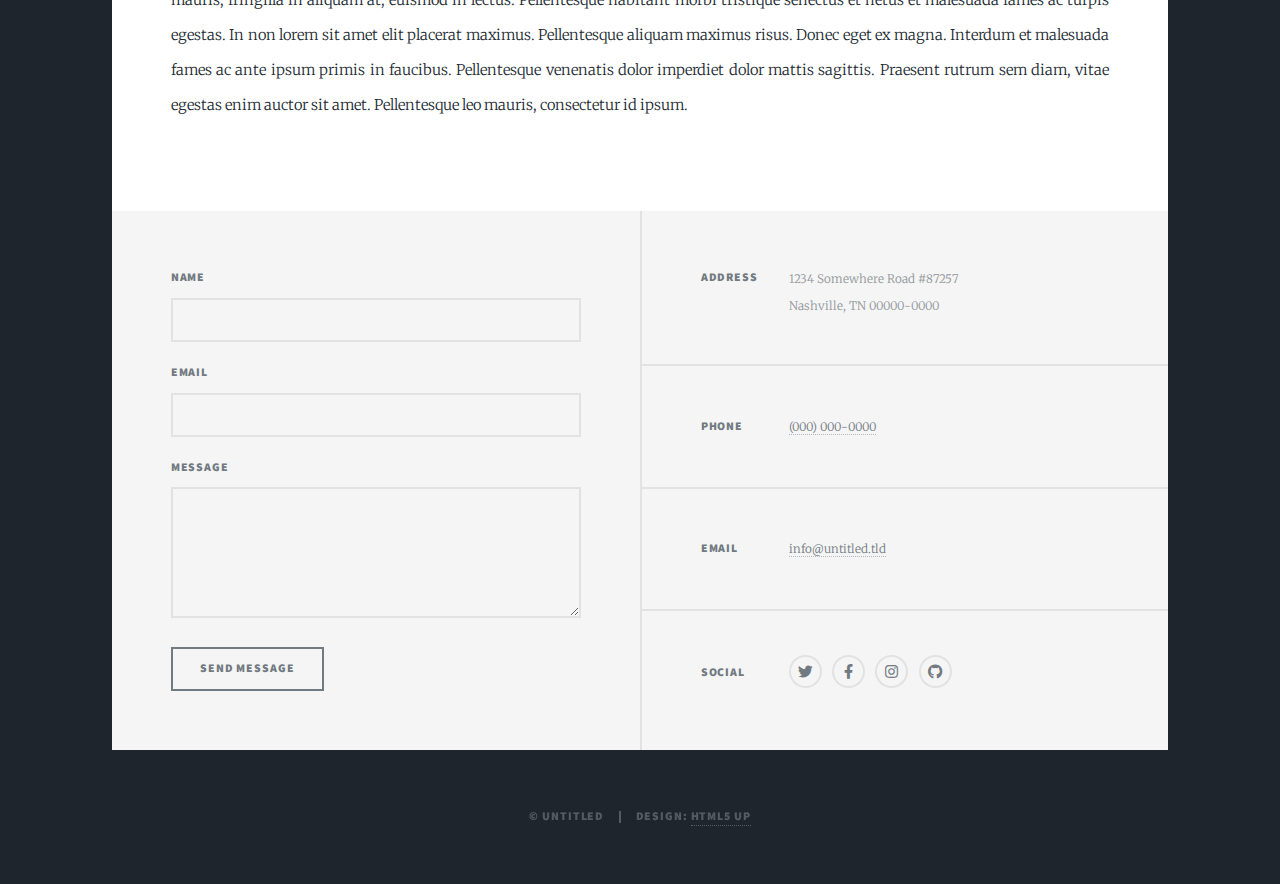
<file: projects.html>
<!DOCTYPE HTML>
<!--
	Massively by HTML5 UP
	html5up.net | @ajlkn
	Free for personal and commercial use under the CCA 3.0 license (html5up.net/license)
-->
<html>
	<head>
		<title>Projects - Kevin Mouayang</title>
		<meta charset="utf-8" />
		<meta name="viewport" content="width=device-width, initial-scale=1, user-scalable=no" />
		<link rel="stylesheet" href="assets/css/main.css" />
		<noscript><link rel="stylesheet" href="assets/css/noscript.css" /></noscript>
	</head>
	<body class="is-preload">

		<!-- Wrapper -->
			<div id="wrapper">

				<!-- Header -->
					<header id="header">
						<a href="index.html" class="logo">Home</a>
					</header>

				<!-- Nav -->
					<nav id="nav">
						<ul class="links">
							<li><a href="index.html">Home</a></li>
							<li class="active"><a href="projects.html">Projects</a></li>
							<li><a href="links.html">Links</a></li>
						</ul>
						<ul class="icons">
							<li><a href="#" class="icon brands fa-twitter"><span class="label">Twitter</span></a></li>
							<li><a href="#" class="icon brands fa-facebook-f"><span class="label">Facebook</span></a></li>
							<li><a href="#" class="icon brands fa-instagram"><span class="label">Instagram</span></a></li>
							<li><a href="#" class="icon brands fa-github"><span class="label">GitHub</span></a></li>
						</ul>
					</nav>

				<!-- Main -->
					<div id="main">

						<!-- Post -->
							<section class="post">
								<header class="major">
									<span class="date">April 25, 2017</span>
									<h1>This is a<br />
									Generic Page</h1>
									<p>Aenean ornare velit lacus varius enim ullamcorper proin aliquam<br />
									facilisis ante sed etiam magna interdum congue. Lorem ipsum dolor<br />
									amet nullam sed etiam veroeros.</p>
								</header>
								<div class="image main"><img src="images/pic01.jpg" alt="" /></div>
								<p>Donec eget ex magna. Interdum et malesuada fames ac ante ipsum primis in faucibus. Pellentesque venenatis dolor imperdiet dolor mattis sagittis. Praesent rutrum sem diam, vitae egestas enim auctor sit amet. Pellentesque leo mauris, consectetur id ipsum sit amet, fergiat. Pellentesque in mi eu massa lacinia malesuada et a elit. Donec urna ex, lacinia in purus ac, pretium pulvinar mauris. Nunc lorem mauris, fringilla in aliquam at, euismod in lectus. Pellentesque habitant morbi tristique senectus et netus et malesuada fames ac turpis egestas. Curabitur sapien risus, commodo eget turpis at, elementum convallis enim turpis, lorem ipsum dolor sit amet nullam.</p>
								<p>Lorem ipsum dolor sit amet, consectetur adipiscing elit. Duis dapibus rutrum facilisis. Class aptent taciti sociosqu ad litora torquent per conubia nostra, per inceptos himenaeos. Etiam tristique libero eu nibh porttitor fermentum. Nullam venenatis erat id vehicula viverra. Nunc ultrices eros ut ultricies condimentum. Mauris risus lacus, blandit sit amet venenatis non, bibendum vitae dolor. Nunc lorem mauris, fringilla in aliquam at, euismod in lectus. Pellentesque habitant morbi tristique senectus et netus et malesuada fames ac turpis egestas. In non lorem sit amet elit placerat maximus. Pellentesque aliquam maximus risus. Donec eget ex magna. Interdum et malesuada fames ac ante ipsum primis in faucibus. Pellentesque venenatis dolor imperdiet dolor mattis sagittis. Praesent rutrum sem diam, vitae egestas enim auctor sit amet. Pellentesque leo mauris, consectetur id ipsum.</p>
							</section>

					</div>

				<!-- Footer -->
					<footer id="footer">
						<section>
							<form method="post" action="#">
								<div class="fields">
									<div class="field">
										<label for="name">Name</label>
										<input type="text" name="name" id="name" />
									</div>
									<div class="field">
										<label for="email">Email</label>
										<input type="text" name="email" id="email" />
									</div>
									<div class="field">
										<label for="message">Message</label>
										<textarea name="message" id="message" rows="3"></textarea>
									</div>
								</div>
								<ul class="actions">
									<li><input type="submit" value="Send Message" /></li>
								</ul>
							</form>
						</section>
						<section class="split contact">
							<section class="alt">
								<h3>Address</h3>
								<p>1234 Somewhere Road #87257<br />
								Nashville, TN 00000-0000</p>
							</section>
							<section>
								<h3>Phone</h3>
								<p><a href="#">(000) 000-0000</a></p>
							</section>
							<section>
								<h3>Email</h3>
								<p><a href="#">info@untitled.tld</a></p>
							</section>
							<section>
								<h3>Social</h3>
								<ul class="icons alt">
									<li><a href="#" class="icon brands alt fa-twitter"><span class="label">Twitter</span></a></li>
									<li><a href="#" class="icon brands alt fa-facebook-f"><span class="label">Facebook</span></a></li>
									<li><a href="#" class="icon brands alt fa-instagram"><span class="label">Instagram</span></a></li>
									<li><a href="#" class="icon brands alt fa-github"><span class="label">GitHub</span></a></li>
								</ul>
							</section>
						</section>
					</footer>

				<!-- Copyright -->
					<div id="copyright">
						<ul><li>&copy; Untitled</li><li>Design: <a href="https://html5up.net">HTML5 UP</a></li></ul>
					</div>

			</div>

		<!-- Scripts -->
			<script src="assets/js/jquery.min.js"></script>
			<script src="assets/js/jquery.scrollex.min.js"></script>
			<script src="assets/js/jquery.scrolly.min.js"></script>
			<script src="assets/js/browser.min.js"></script>
			<script src="assets/js/breakpoints.min.js"></script>
			<script src="assets/js/util.js"></script>
			<script src="assets/js/main.js"></script>

	</body>
</html>
</file>
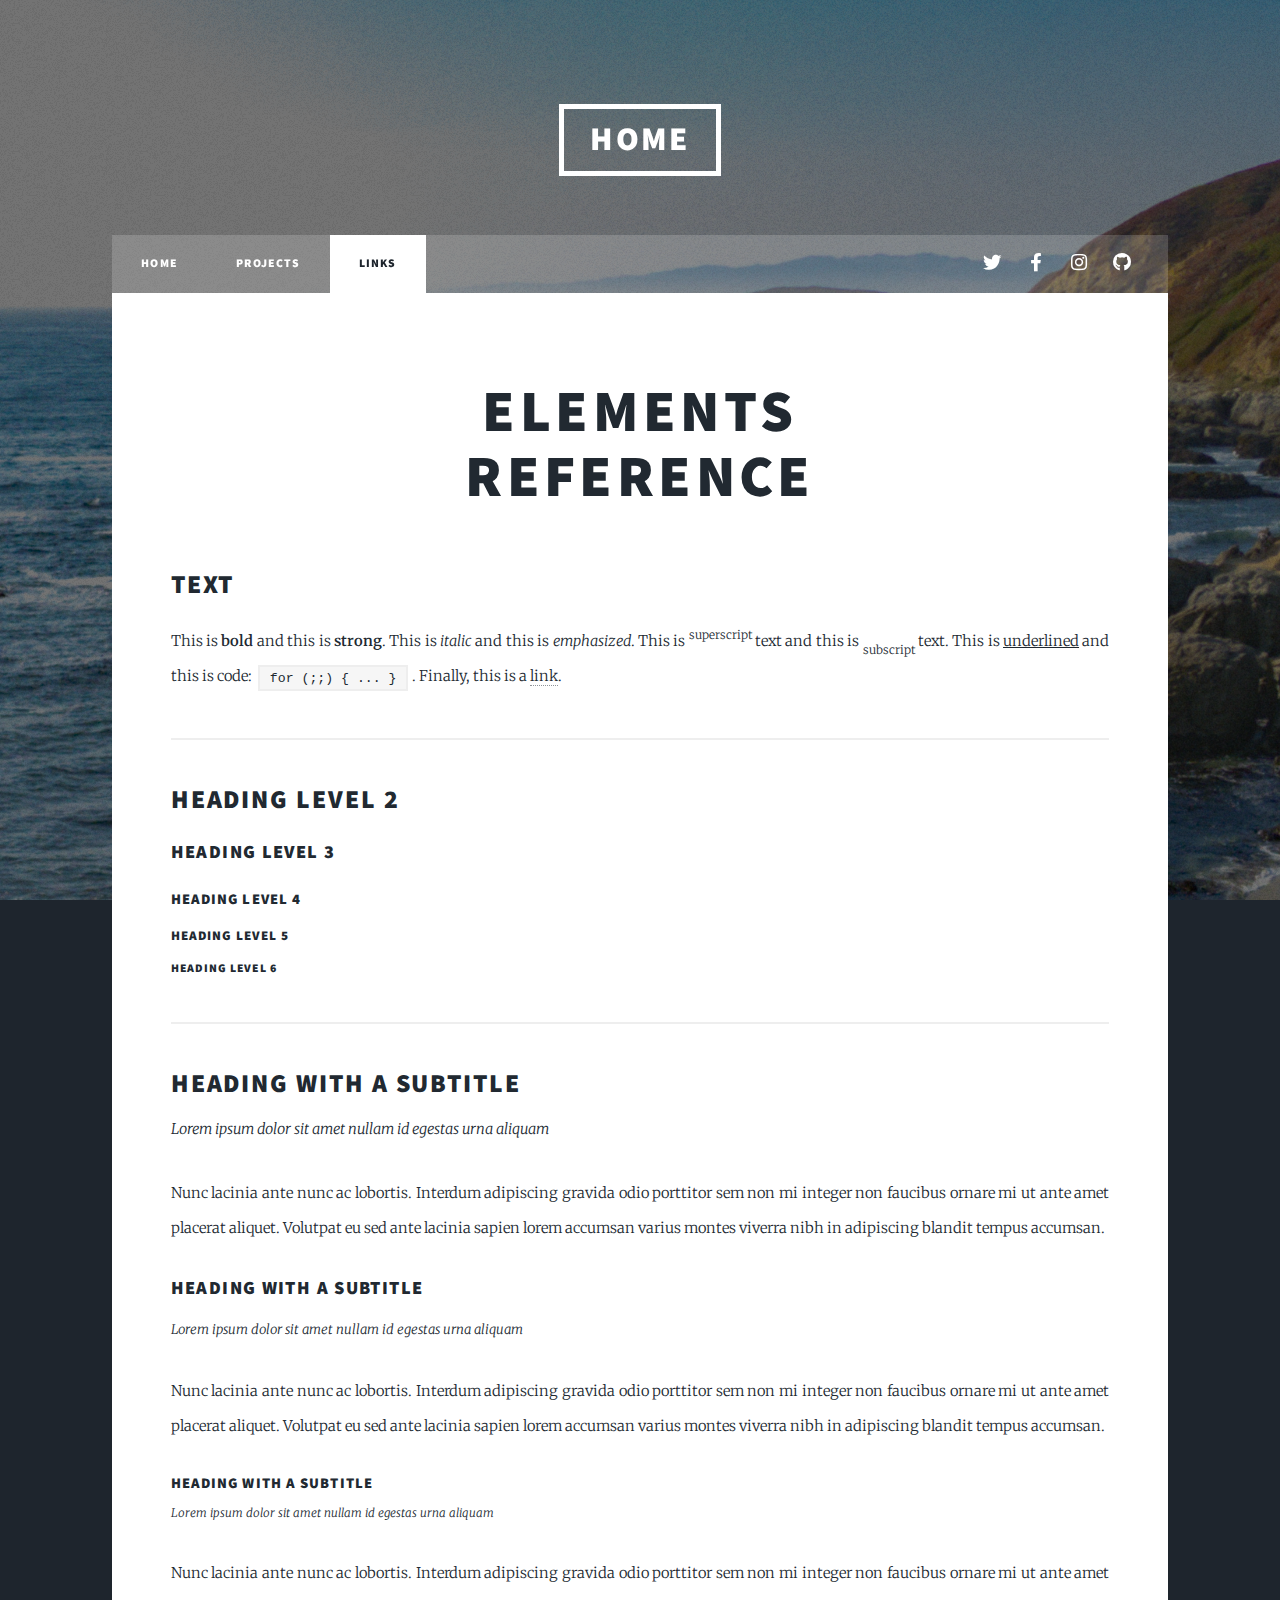
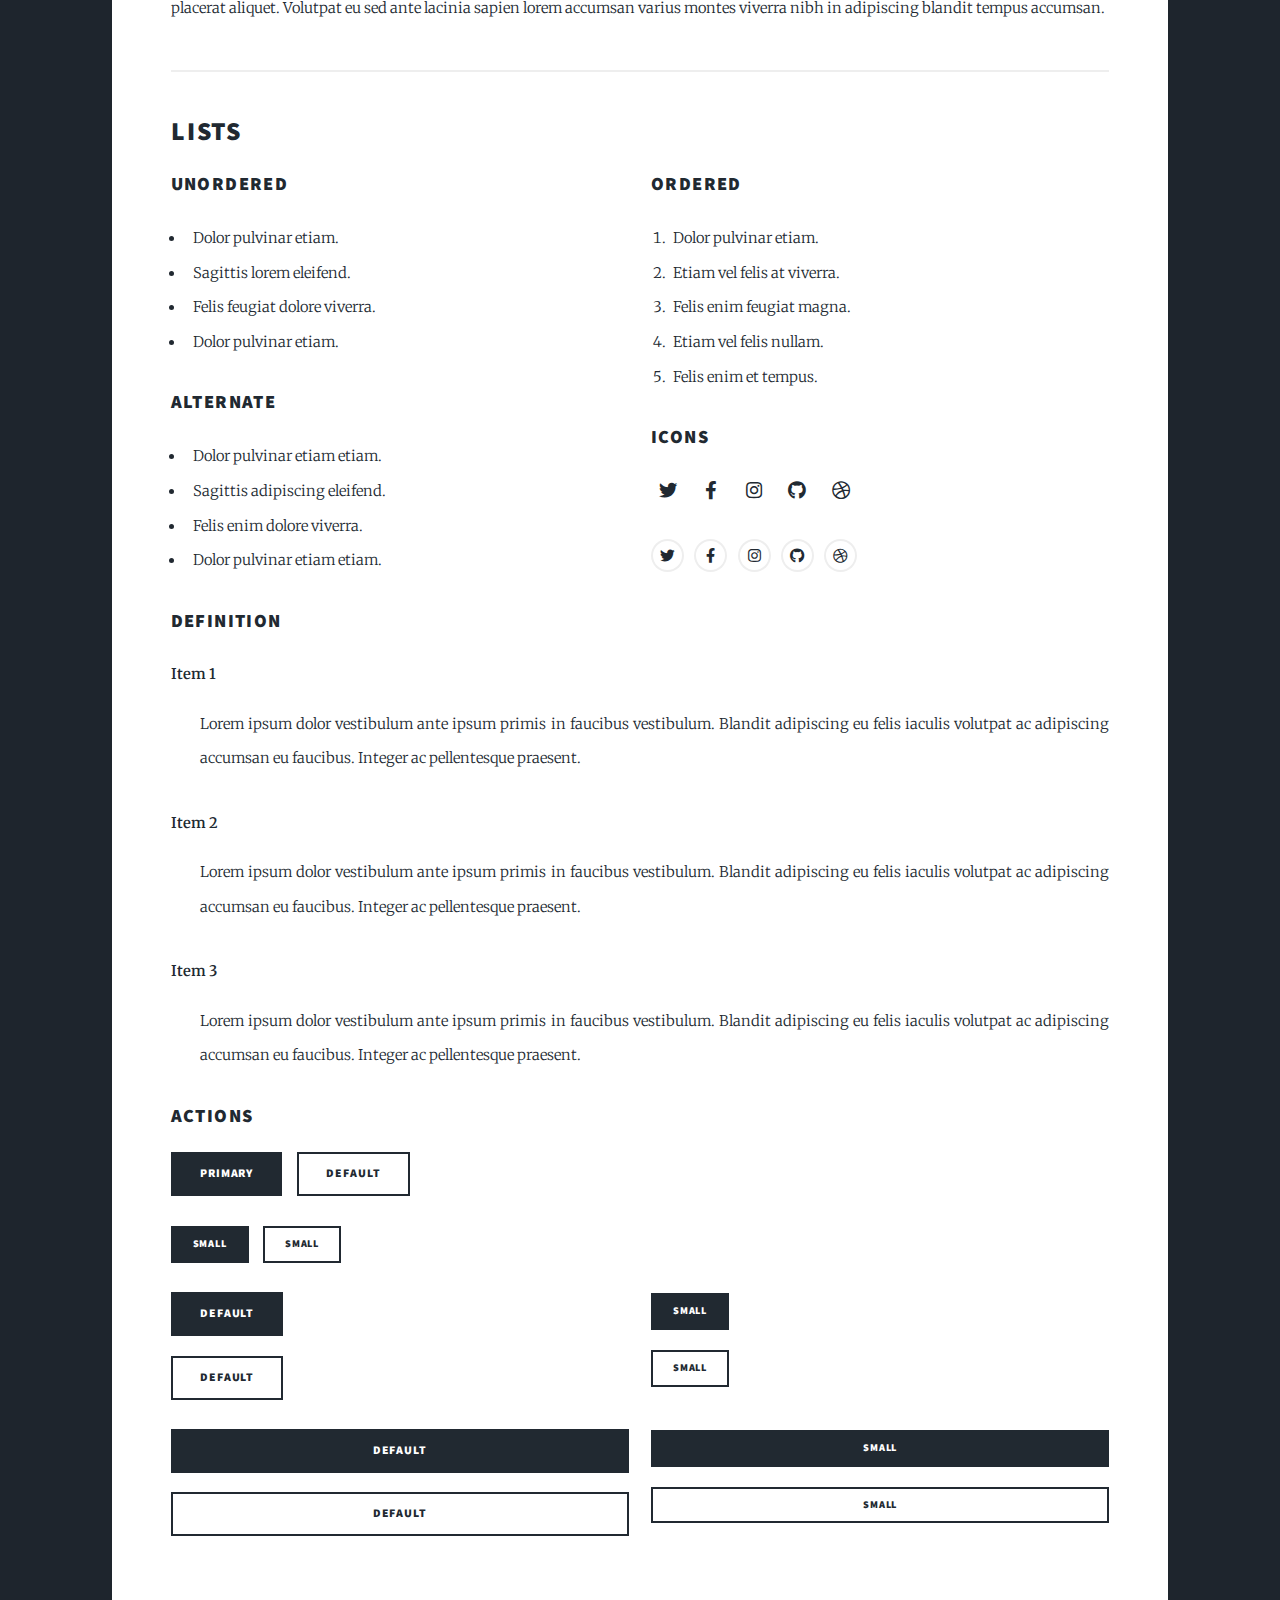
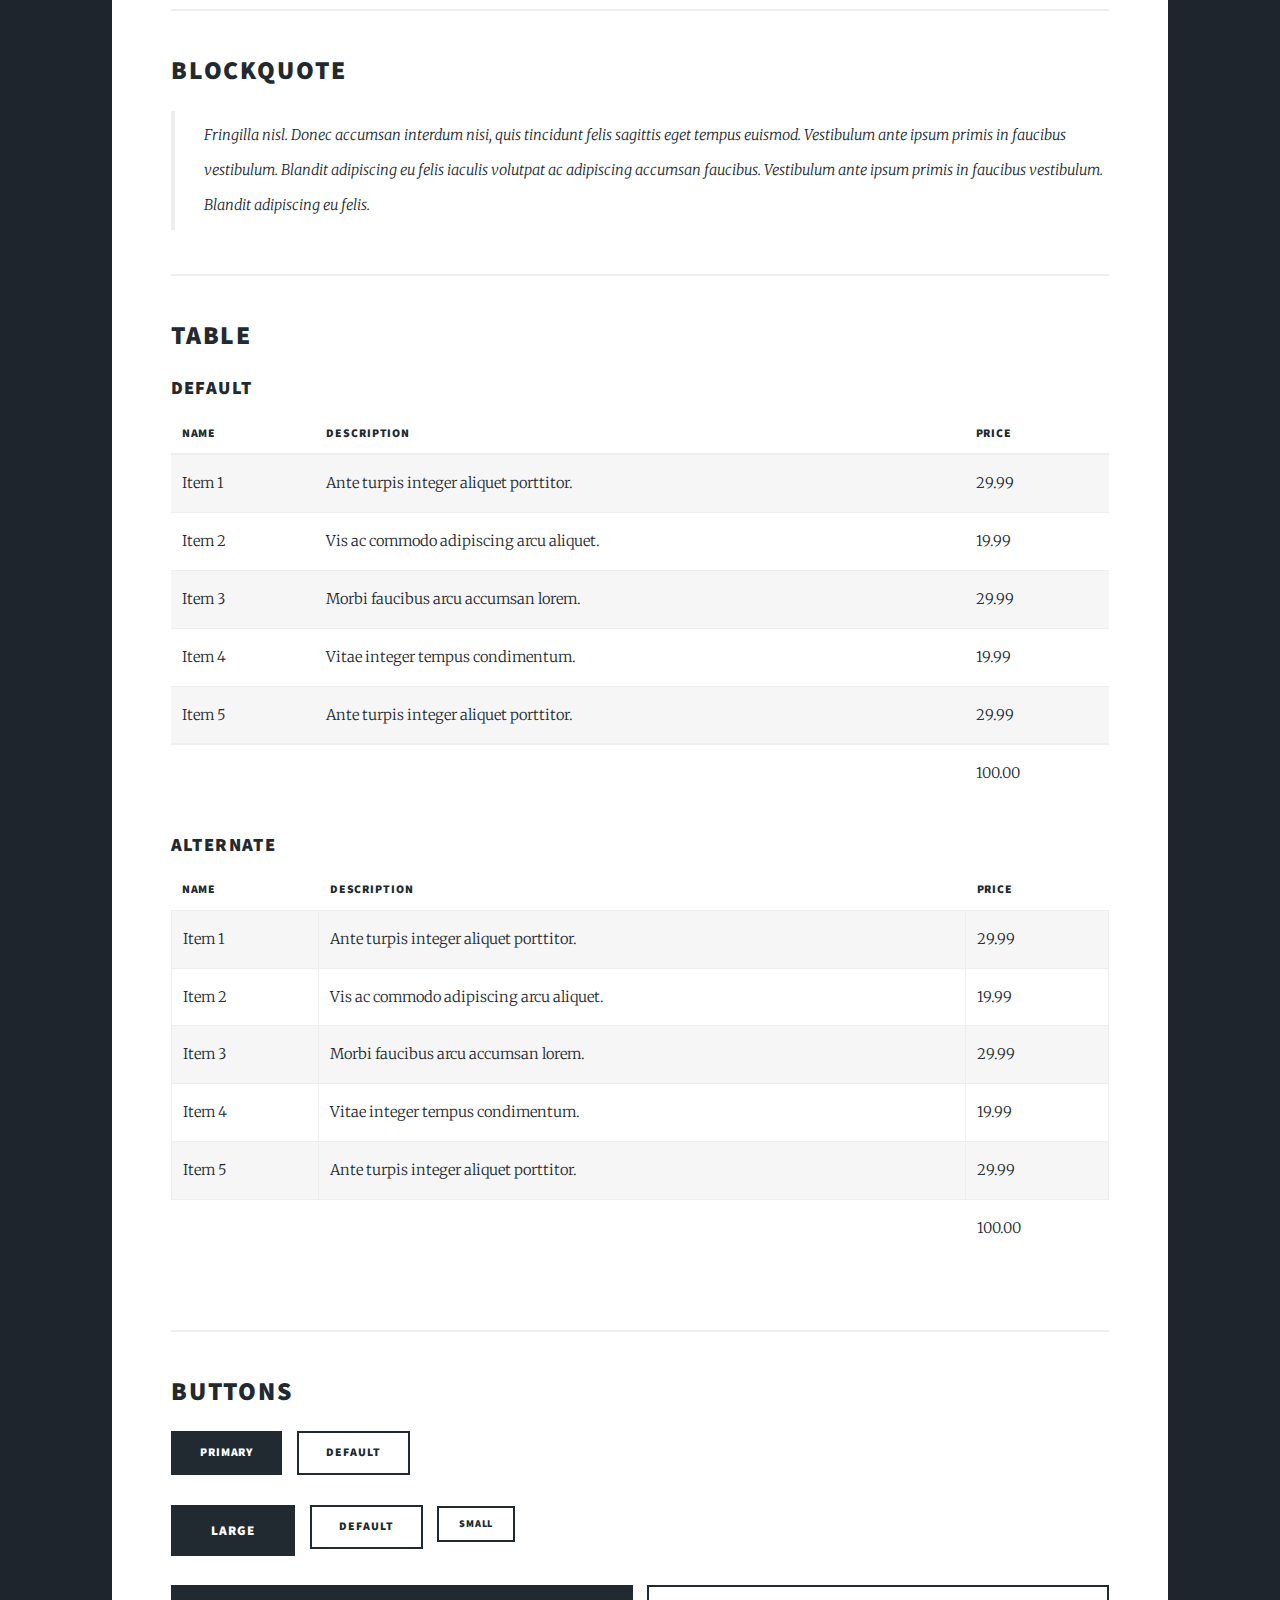
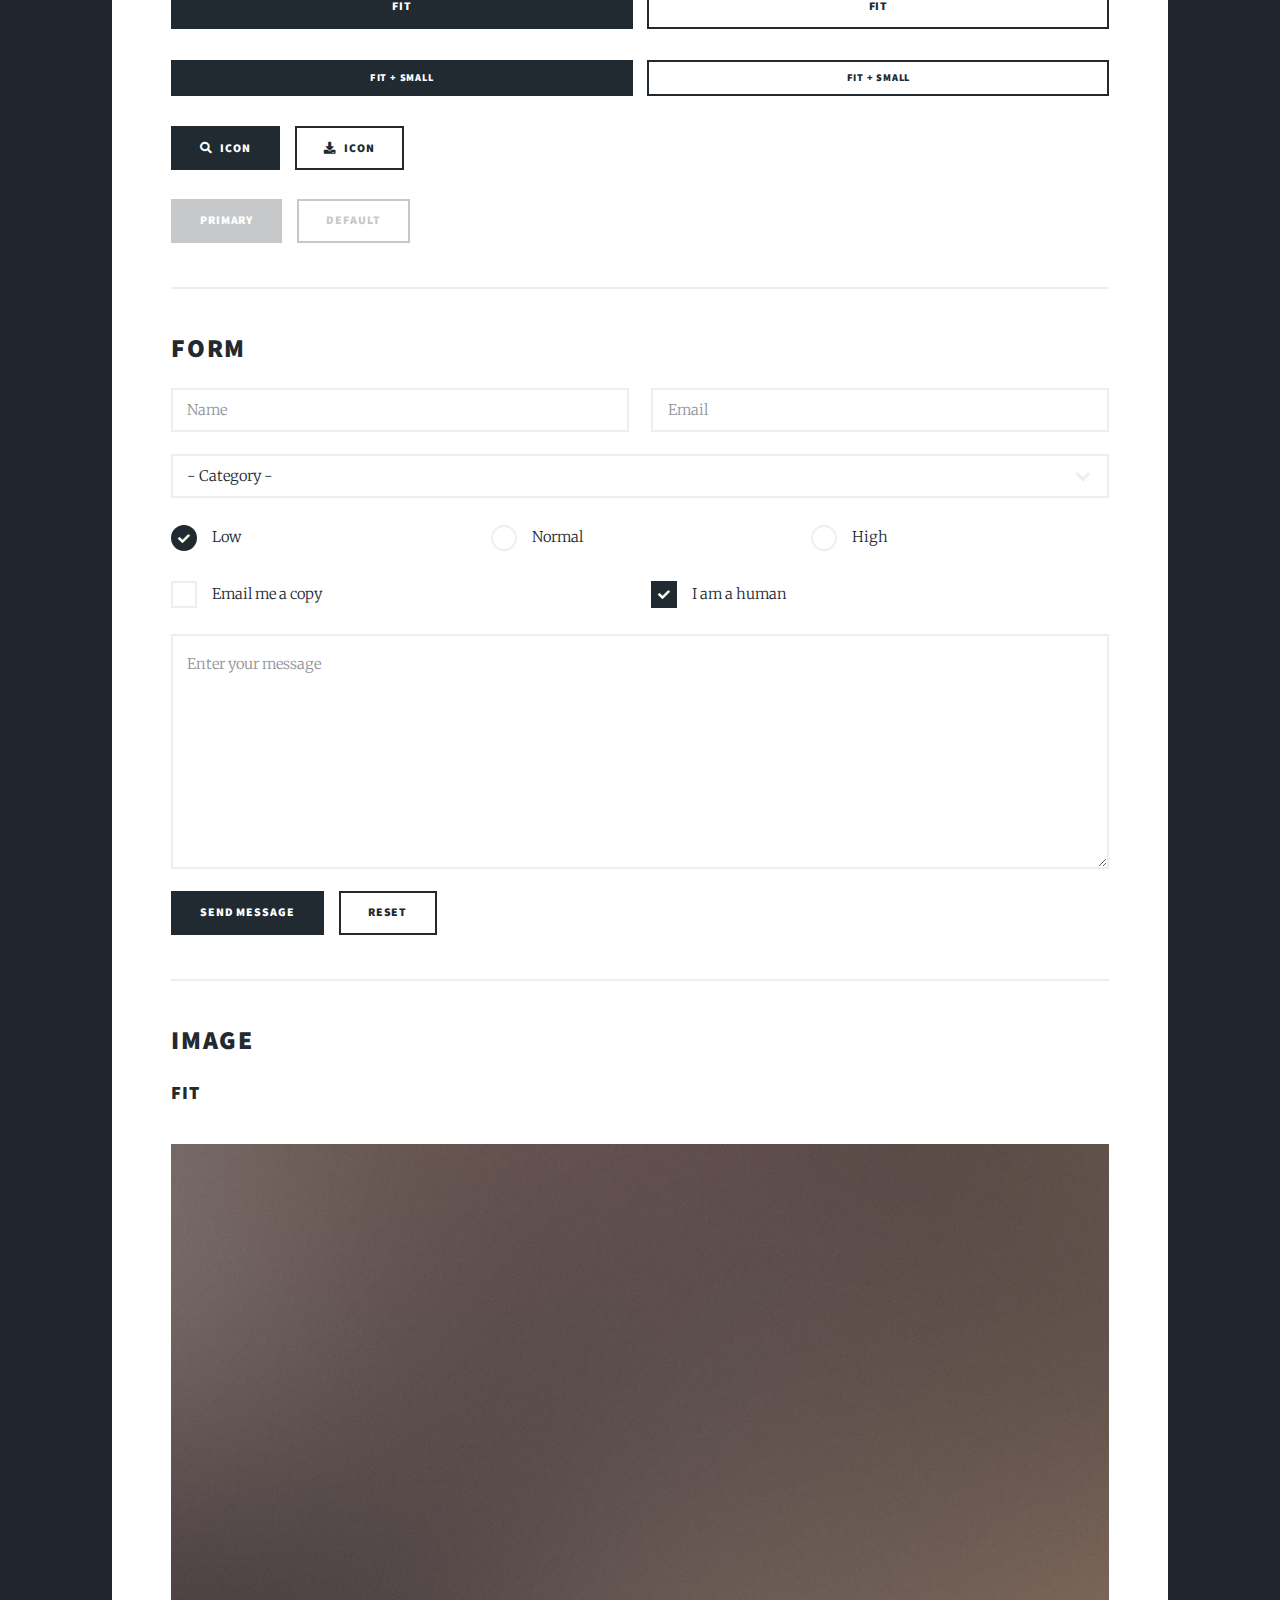
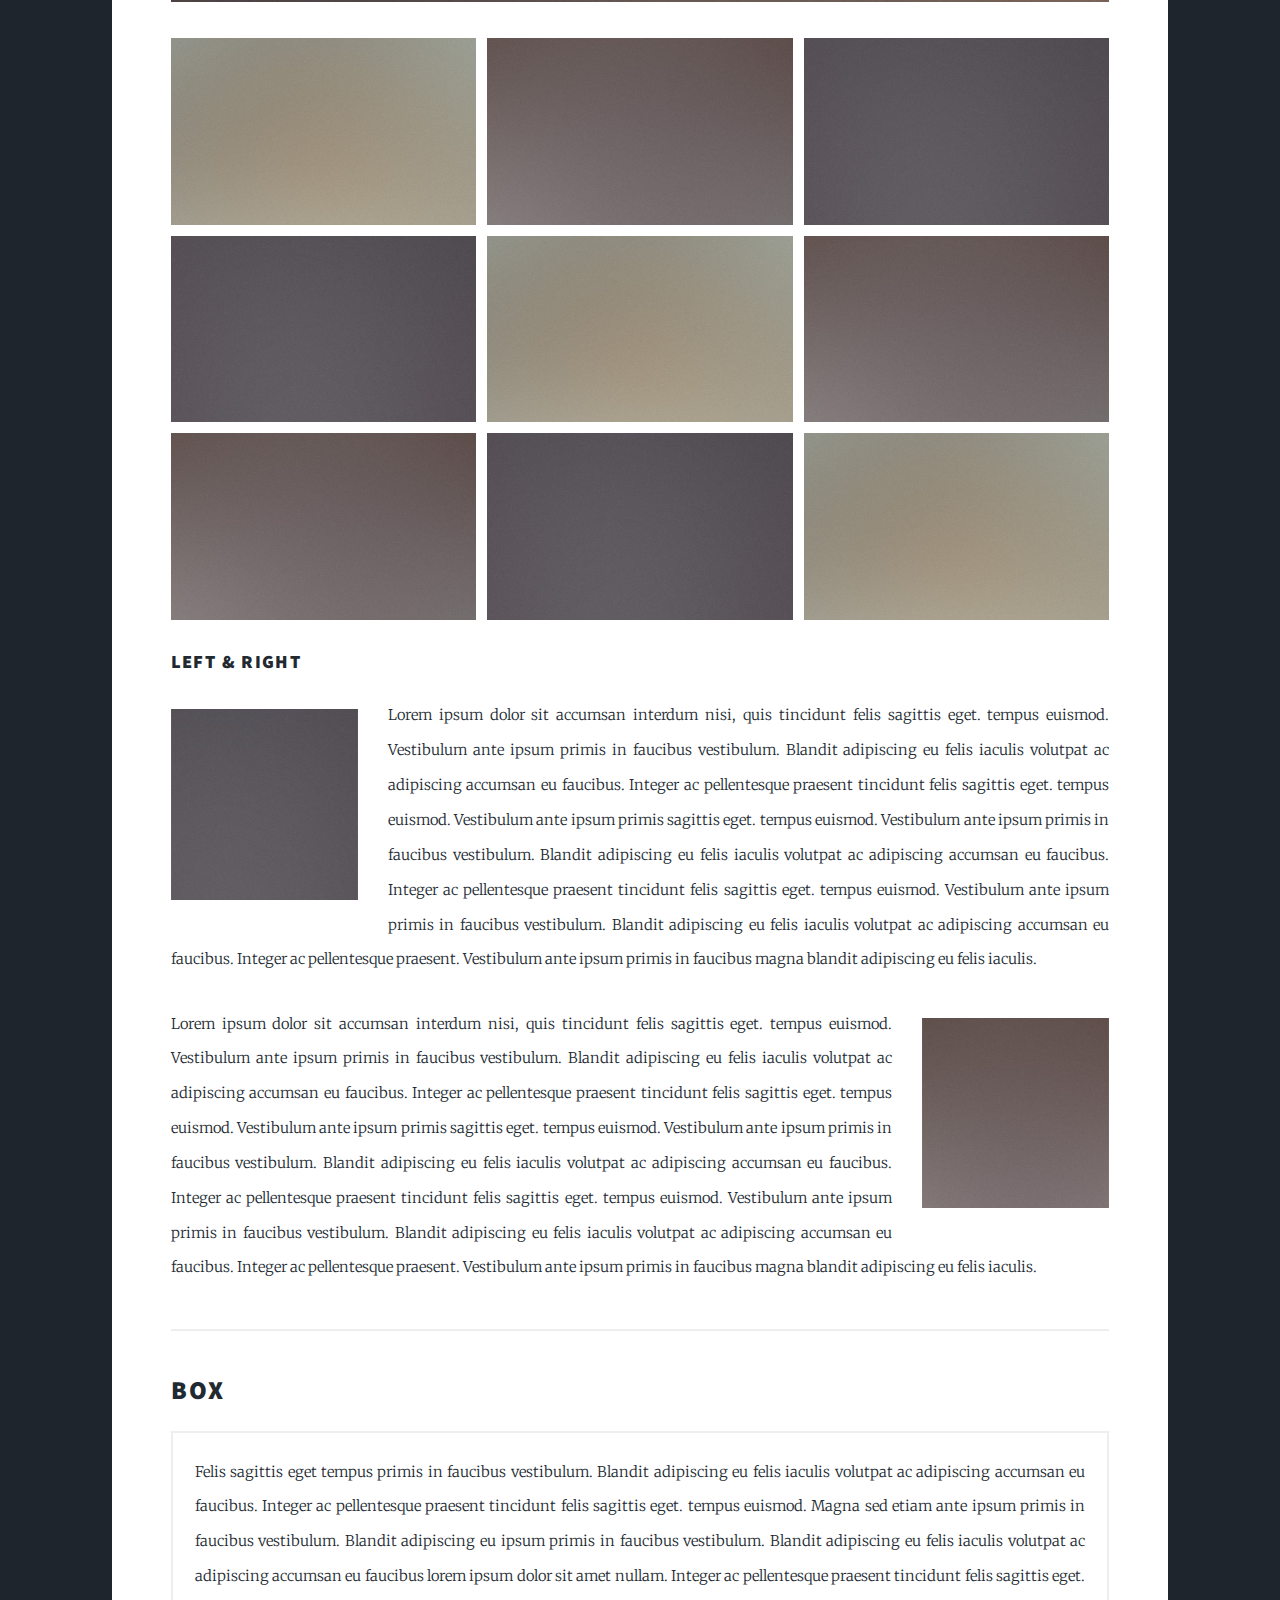
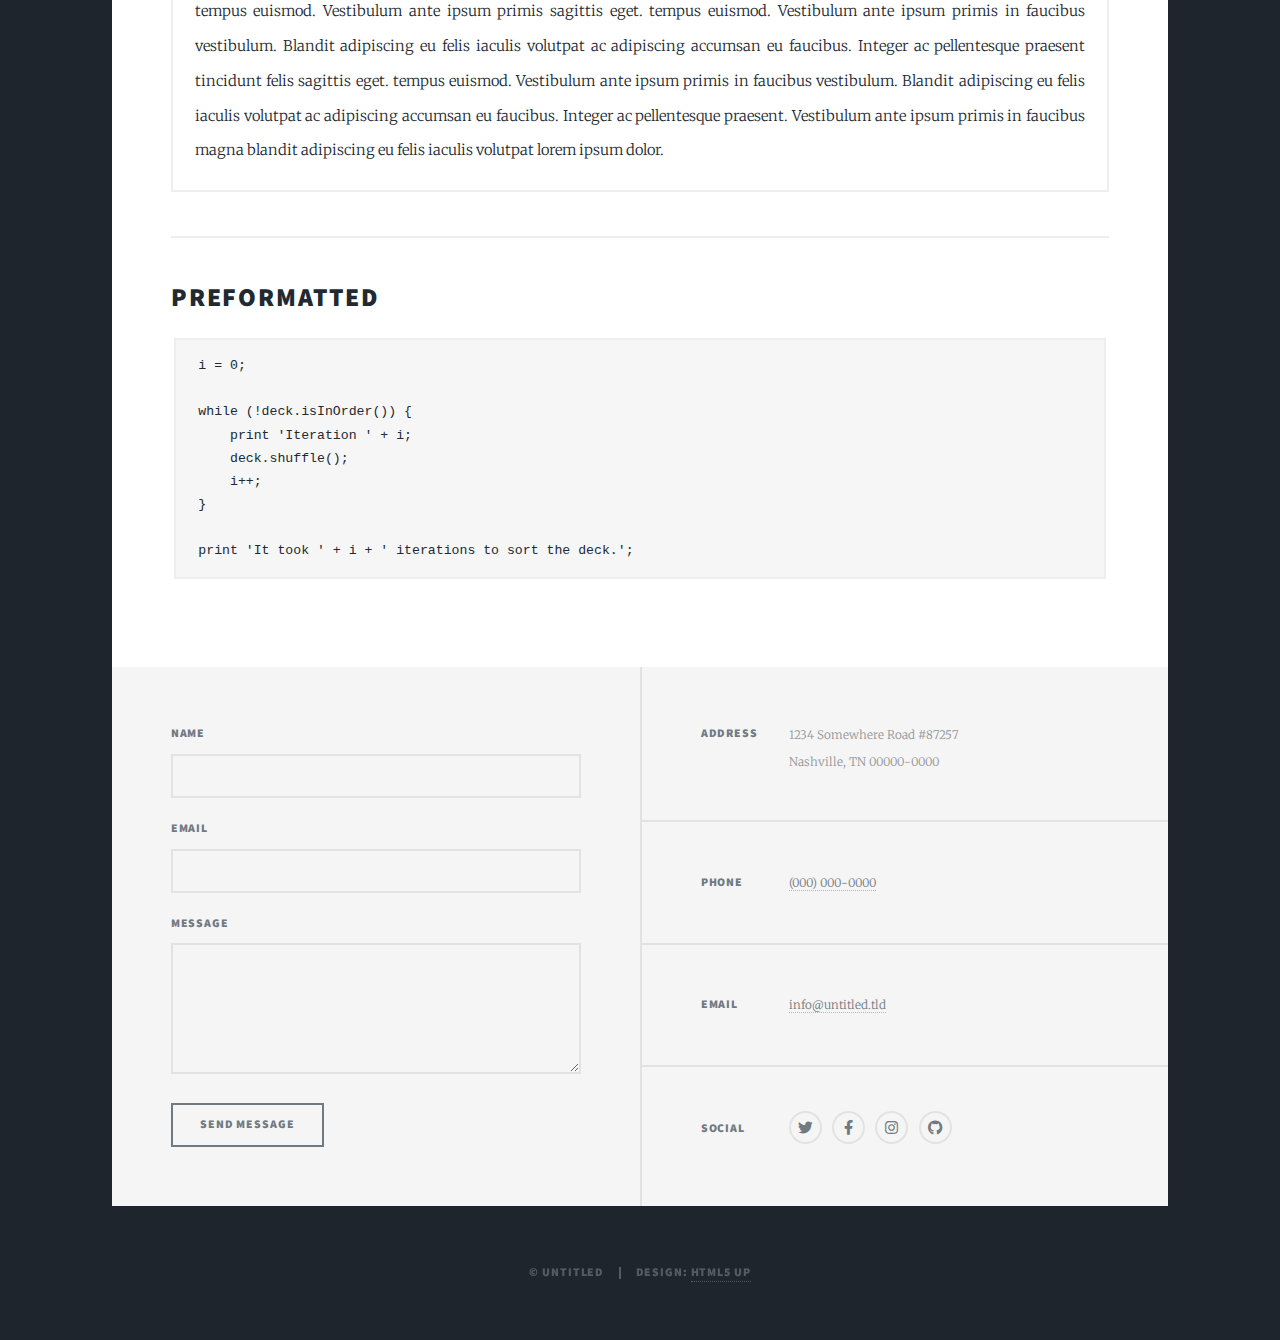
<file: reference.html>
<!DOCTYPE HTML>
<!--
	Massively by HTML5 UP
	html5up.net | @ajlkn
	Free for personal and commercial use under the CCA 3.0 license (html5up.net/license)
-->
<html>
	<head>
		<title>Links - Kevin Mouayang</title>
		<meta charset="utf-8" />
		<meta name="viewport" content="width=device-width, initial-scale=1, user-scalable=no" />
		<link rel="stylesheet" href="assets/css/main.css" />
		<noscript><link rel="stylesheet" href="assets/css/noscript.css" /></noscript>
	</head>
	<body class="is-preload">

		<!-- Wrapper -->
			<div id="wrapper">

				<!-- Header -->
					<header id="header">
						<a href="index.html" class="logo">Home</a>
					</header>

				<!-- Nav -->
					<nav id="nav">
						<ul class="links">
							<li><a href="index.html">Home</a></li>
							<li><a href="projects.html">Projects</a></li>
							<li class="active"><a href="links.html">Links</a></li>
						</ul>
						<ul class="icons">
							<li><a href="#" class="icon brands fa-twitter"><span class="label">Twitter</span></a></li>
							<li><a href="#" class="icon brands fa-facebook-f"><span class="label">Facebook</span></a></li>
							<li><a href="#" class="icon brands fa-instagram"><span class="label">Instagram</span></a></li>
							<li><a href="#" class="icon brands fa-github"><span class="label">GitHub</span></a></li>
						</ul>
					</nav>

				<!-- Main -->
					<div id="main">

						<!-- Post -->
							<section class="post">
								<header class="major">
									<h1>Elements<br />
									Reference</h1>
								</header>

								<!-- Text stuff -->
									<h2>Text</h2>
									<p>This is <b>bold</b> and this is <strong>strong</strong>. This is <i>italic</i> and this is <em>emphasized</em>.
									This is <sup>superscript</sup> text and this is <sub>subscript</sub> text.
									This is <u>underlined</u> and this is code: <code>for (;;) { ... }</code>.
									Finally, this is a <a href="#">link</a>.</p>
									<hr />
									<h2>Heading Level 2</h2>
									<h3>Heading Level 3</h3>
									<h4>Heading Level 4</h4>
									<h5>Heading Level 5</h5>
									<h6>Heading Level 6</h6>
									<hr />
									<header>
										<h2>Heading with a Subtitle</h2>
										<p>Lorem ipsum dolor sit amet nullam id egestas urna aliquam</p>
									</header>
									<p>Nunc lacinia ante nunc ac lobortis. Interdum adipiscing gravida odio porttitor sem non mi integer non faucibus ornare mi ut ante amet placerat aliquet. Volutpat eu sed ante lacinia sapien lorem accumsan varius montes viverra nibh in adipiscing blandit tempus accumsan.</p>
									<header>
										<h3>Heading with a Subtitle</h3>
										<p>Lorem ipsum dolor sit amet nullam id egestas urna aliquam</p>
									</header>
									<p>Nunc lacinia ante nunc ac lobortis. Interdum adipiscing gravida odio porttitor sem non mi integer non faucibus ornare mi ut ante amet placerat aliquet. Volutpat eu sed ante lacinia sapien lorem accumsan varius montes viverra nibh in adipiscing blandit tempus accumsan.</p>
									<header>
										<h4>Heading with a Subtitle</h4>
										<p>Lorem ipsum dolor sit amet nullam id egestas urna aliquam</p>
									</header>
									<p>Nunc lacinia ante nunc ac lobortis. Interdum adipiscing gravida odio porttitor sem non mi integer non faucibus ornare mi ut ante amet placerat aliquet. Volutpat eu sed ante lacinia sapien lorem accumsan varius montes viverra nibh in adipiscing blandit tempus accumsan.</p>

									<hr />

								<!-- Lists -->
									<h2>Lists</h2>
									<div class="row">
										<div class="col-6 col-12-small">

											<h3>Unordered</h3>
											<ul>
												<li>Dolor pulvinar etiam.</li>
												<li>Sagittis lorem eleifend.</li>
												<li>Felis feugiat dolore viverra.</li>
												<li>Dolor pulvinar etiam.</li>
											</ul>

											<h3>Alternate</h3>
											<ul class="alt">
												<li>Dolor pulvinar etiam etiam.</li>
												<li>Sagittis adipiscing eleifend.</li>
												<li>Felis enim dolore viverra.</li>
												<li>Dolor pulvinar etiam etiam.</li>
											</ul>

										</div>
										<div class="col-6 col-12-small">

											<h3>Ordered</h3>
											<ol>
												<li>Dolor pulvinar etiam.</li>
												<li>Etiam vel felis at viverra.</li>
												<li>Felis enim feugiat magna.</li>
												<li>Etiam vel felis nullam.</li>
												<li>Felis enim et tempus.</li>
											</ol>

											<h3>Icons</h3>
											<ul class="icons">
												<li><a href="#" class="icon brands fa-twitter"><span class="label">Twitter</span></a></li>
												<li><a href="#" class="icon brands fa-facebook-f"><span class="label">Facebook</span></a></li>
												<li><a href="#" class="icon brands fa-instagram"><span class="label">Instagram</span></a></li>
												<li><a href="#" class="icon brands fa-github"><span class="label">Github</span></a></li>
												<li><a href="#" class="icon brands fa-dribbble"><span class="label">Dribbble</span></a></li>
											</ul>
											<ul class="icons alt">
												<li><a href="#" class="icon brands alt fa-twitter"><span class="label">Twitter</span></a></li>
												<li><a href="#" class="icon brands alt fa-facebook-f"><span class="label">Facebook</span></a></li>
												<li><a href="#" class="icon brands alt fa-instagram"><span class="label">Instagram</span></a></li>
												<li><a href="#" class="icon brands alt fa-github"><span class="label">Github</span></a></li>
												<li><a href="#" class="icon brands alt fa-dribbble"><span class="label">Dribbble</span></a></li>
											</ul>

										</div>
									</div>
									<h3>Definition</h3>
									<dl>
										<dt>Item 1</dt>
										<dd>
											<p>Lorem ipsum dolor vestibulum ante ipsum primis in faucibus vestibulum. Blandit adipiscing eu felis iaculis volutpat ac adipiscing accumsan eu faucibus. Integer ac pellentesque praesent.</p>
										</dd>
										<dt>Item 2</dt>
										<dd>
											<p>Lorem ipsum dolor vestibulum ante ipsum primis in faucibus vestibulum. Blandit adipiscing eu felis iaculis volutpat ac adipiscing accumsan eu faucibus. Integer ac pellentesque praesent.</p>
										</dd>
										<dt>Item 3</dt>
										<dd>
											<p>Lorem ipsum dolor vestibulum ante ipsum primis in faucibus vestibulum. Blandit adipiscing eu felis iaculis volutpat ac adipiscing accumsan eu faucibus. Integer ac pellentesque praesent.</p>
										</dd>
									</dl>

									<h3>Actions</h3>
									<ul class="actions">
										<li><a href="#" class="button primary">Primary</a></li>
										<li><a href="#" class="button">Default</a></li>
									</ul>
									<ul class="actions small">
										<li><a href="#" class="button primary small">Small</a></li>
										<li><a href="#" class="button small">Small</a></li>
									</ul>
									<div class="row">
										<div class="col-6 col-12-small">
											<ul class="actions stacked">
												<li><a href="#" class="button primary">Default</a></li>
												<li><a href="#" class="button">Default</a></li>
											</ul>
										</div>
										<div class="col-6 col-12-small">
											<ul class="actions stacked">
												<li><a href="#" class="button primary small">Small</a></li>
												<li><a href="#" class="button small">Small</a></li>
											</ul>
										</div>
									</div>
									<div class="row">
										<div class="col-6 col-12-small">
											<ul class="actions stacked">
												<li><a href="#" class="button primary fit">Default</a></li>
												<li><a href="#" class="button fit">Default</a></li>
											</ul>
										</div>
										<div class="col-6 col-12-small">
											<ul class="actions stacked">
												<li><a href="#" class="button primary small fit">Small</a></li>
												<li><a href="#" class="button small fit">Small</a></li>
											</ul>
										</div>
									</div>

									<hr />

								<!-- Blockquote -->
									<h2>Blockquote</h2>
									<blockquote>Fringilla nisl. Donec accumsan interdum nisi, quis tincidunt felis sagittis eget tempus euismod. Vestibulum ante ipsum primis in faucibus vestibulum. Blandit adipiscing eu felis iaculis volutpat ac adipiscing accumsan faucibus. Vestibulum ante ipsum primis in faucibus vestibulum. Blandit adipiscing eu felis.</blockquote>

									<hr />

								<!-- Table -->
									<h2>Table</h2>

									<h3>Default</h3>
									<div class="table-wrapper">
										<table>
											<thead>
												<tr>
													<th>Name</th>
													<th>Description</th>
													<th>Price</th>
												</tr>
											</thead>
											<tbody>
												<tr>
													<td>Item 1</td>
													<td>Ante turpis integer aliquet porttitor.</td>
													<td>29.99</td>
												</tr>
												<tr>
													<td>Item 2</td>
													<td>Vis ac commodo adipiscing arcu aliquet.</td>
													<td>19.99</td>
												</tr>
												<tr>
													<td>Item 3</td>
													<td> Morbi faucibus arcu accumsan lorem.</td>
													<td>29.99</td>
												</tr>
												<tr>
													<td>Item 4</td>
													<td>Vitae integer tempus condimentum.</td>
													<td>19.99</td>
												</tr>
												<tr>
													<td>Item 5</td>
													<td>Ante turpis integer aliquet porttitor.</td>
													<td>29.99</td>
												</tr>
											</tbody>
											<tfoot>
												<tr>
													<td colspan="2"></td>
													<td>100.00</td>
												</tr>
											</tfoot>
										</table>
									</div>

									<h3>Alternate</h3>
									<div class="table-wrapper">
										<table class="alt">
											<thead>
												<tr>
													<th>Name</th>
													<th>Description</th>
													<th>Price</th>
												</tr>
											</thead>
											<tbody>
												<tr>
													<td>Item 1</td>
													<td>Ante turpis integer aliquet porttitor.</td>
													<td>29.99</td>
												</tr>
												<tr>
													<td>Item 2</td>
													<td>Vis ac commodo adipiscing arcu aliquet.</td>
													<td>19.99</td>
												</tr>
												<tr>
													<td>Item 3</td>
													<td> Morbi faucibus arcu accumsan lorem.</td>
													<td>29.99</td>
												</tr>
												<tr>
													<td>Item 4</td>
													<td>Vitae integer tempus condimentum.</td>
													<td>19.99</td>
												</tr>
												<tr>
													<td>Item 5</td>
													<td>Ante turpis integer aliquet porttitor.</td>
													<td>29.99</td>
												</tr>
											</tbody>
											<tfoot>
												<tr>
													<td colspan="2"></td>
													<td>100.00</td>
												</tr>
											</tfoot>
										</table>
									</div>

									<hr />

								<!-- Buttons -->
									<h2>Buttons</h2>
									<ul class="actions">
										<li><a href="#" class="button primary">Primary</a></li>
										<li><a href="#" class="button">Default</a></li>
									</ul>
									<ul class="actions">
										<li><a href="#" class="button primary large">Large</a></li>
										<li><a href="#" class="button">Default</a></li>
										<li><a href="#" class="button small">Small</a></li>
									</ul>
									<ul class="actions fit">
										<li><a href="#" class="button primary fit">Fit</a></li>
										<li><a href="#" class="button fit">Fit</a></li>
									</ul>
									<ul class="actions fit small">
										<li><a href="#" class="button primary fit small">Fit + Small</a></li>
										<li><a href="#" class="button fit small">Fit + Small</a></li>
									</ul>
									<ul class="actions">
										<li><a href="#" class="button primary icon solid fa-search">Icon</a></li>
										<li><a href="#" class="button icon solid fa-download">Icon</a></li>
									</ul>
									<ul class="actions">
										<li><span class="button primary disabled">Primary</span></li>
										<li><span class="button disabled">Default</span></li>
									</ul>

									<hr />

								<!-- Form -->
									<h2>Form</h2>

									<form method="post" action="#">
										<div class="row gtr-uniform">
											<div class="col-6 col-12-xsmall">
												<input type="text" name="demo-name" id="demo-name" value="" placeholder="Name" />
											</div>
											<div class="col-6 col-12-xsmall">
												<input type="email" name="demo-email" id="demo-email" value="" placeholder="Email" />
											</div>
											<!-- Break -->
											<div class="col-12">
												<select name="demo-category" id="demo-category">
													<option value="">- Category -</option>
													<option value="1">Manufacturing</option>
													<option value="1">Shipping</option>
													<option value="1">Administration</option>
													<option value="1">Human Resources</option>
												</select>
											</div>
											<!-- Break -->
											<div class="col-4 col-12-small">
												<input type="radio" id="demo-priority-low" name="demo-priority" checked>
												<label for="demo-priority-low">Low</label>
											</div>
											<div class="col-4 col-12-small">
												<input type="radio" id="demo-priority-normal" name="demo-priority">
												<label for="demo-priority-normal">Normal</label>
											</div>
											<div class="col-4 col-12-small">
												<input type="radio" id="demo-priority-high" name="demo-priority">
												<label for="demo-priority-high">High</label>
											</div>
											<!-- Break -->
											<div class="col-6 col-12-small">
												<input type="checkbox" id="demo-copy" name="demo-copy">
												<label for="demo-copy">Email me a copy</label>
											</div>
											<div class="col-6 col-12-small">
												<input type="checkbox" id="demo-human" name="demo-human" checked>
												<label for="demo-human">I am a human</label>
											</div>
											<!-- Break -->
											<div class="col-12">
												<textarea name="demo-message" id="demo-message" placeholder="Enter your message" rows="6"></textarea>
											</div>
											<!-- Break -->
											<div class="col-12">
												<ul class="actions">
													<li><input type="submit" value="Send Message" class="primary" /></li>
													<li><input type="reset" value="Reset" /></li>
												</ul>
											</div>
										</div>
									</form>

									<hr />

								<!-- Image -->
									<h2>Image</h2>

									<h3>Fit</h3>
									<span class="image fit"><img src="images/pic01.jpg" alt="" /></span>
									<div class="box alt">
										<div class="row gtr-50 gtr-uniform">
											<div class="col-4"><span class="image fit"><img src="images/pic02.jpg" alt="" /></span></div>
											<div class="col-4"><span class="image fit"><img src="images/pic03.jpg" alt="" /></span></div>
											<div class="col-4"><span class="image fit"><img src="images/pic04.jpg" alt="" /></span></div>
											<!-- Break -->
											<div class="col-4"><span class="image fit"><img src="images/pic04.jpg" alt="" /></span></div>
											<div class="col-4"><span class="image fit"><img src="images/pic02.jpg" alt="" /></span></div>
											<div class="col-4"><span class="image fit"><img src="images/pic03.jpg" alt="" /></span></div>
											<!-- Break -->
											<div class="col-4"><span class="image fit"><img src="images/pic03.jpg" alt="" /></span></div>
											<div class="col-4"><span class="image fit"><img src="images/pic04.jpg" alt="" /></span></div>
											<div class="col-4"><span class="image fit"><img src="images/pic02.jpg" alt="" /></span></div>
										</div>
									</div>

									<h3>Left &amp; Right</h3>
									<p><span class="image left"><img src="images/pic08.jpg" alt="" /></span>Lorem ipsum dolor sit accumsan interdum nisi, quis tincidunt felis sagittis eget. tempus euismod. Vestibulum ante ipsum primis in faucibus vestibulum. Blandit adipiscing eu felis iaculis volutpat ac adipiscing accumsan eu faucibus. Integer ac pellentesque praesent tincidunt felis sagittis eget. tempus euismod. Vestibulum ante ipsum primis sagittis eget. tempus euismod. Vestibulum ante ipsum primis in faucibus vestibulum. Blandit adipiscing eu felis iaculis volutpat ac adipiscing accumsan eu faucibus. Integer ac pellentesque praesent tincidunt felis sagittis eget. tempus euismod. Vestibulum ante ipsum primis in faucibus vestibulum. Blandit adipiscing eu felis iaculis volutpat ac adipiscing accumsan eu faucibus. Integer ac pellentesque praesent. Vestibulum ante ipsum primis in faucibus magna blandit adipiscing eu felis iaculis.</p>
									<p><span class="image right"><img src="images/pic09.jpg" alt="" /></span>Lorem ipsum dolor sit accumsan interdum nisi, quis tincidunt felis sagittis eget. tempus euismod. Vestibulum ante ipsum primis in faucibus vestibulum. Blandit adipiscing eu felis iaculis volutpat ac adipiscing accumsan eu faucibus. Integer ac pellentesque praesent tincidunt felis sagittis eget. tempus euismod. Vestibulum ante ipsum primis sagittis eget. tempus euismod. Vestibulum ante ipsum primis in faucibus vestibulum. Blandit adipiscing eu felis iaculis volutpat ac adipiscing accumsan eu faucibus. Integer ac pellentesque praesent tincidunt felis sagittis eget. tempus euismod. Vestibulum ante ipsum primis in faucibus vestibulum. Blandit adipiscing eu felis iaculis volutpat ac adipiscing accumsan eu faucibus. Integer ac pellentesque praesent. Vestibulum ante ipsum primis in faucibus magna blandit adipiscing eu felis iaculis.</p>

									<hr />

								<!-- Box -->
									<h2>Box</h2>
									<div class="box">
										<p>Felis sagittis eget tempus primis in faucibus vestibulum. Blandit adipiscing eu felis iaculis volutpat ac adipiscing accumsan eu faucibus. Integer ac pellentesque praesent tincidunt felis sagittis eget. tempus euismod. Magna sed etiam ante ipsum primis in faucibus vestibulum. Blandit adipiscing eu ipsum primis in faucibus vestibulum. Blandit adipiscing eu felis iaculis volutpat ac adipiscing accumsan eu faucibus lorem ipsum dolor sit amet nullam. Integer ac pellentesque praesent tincidunt felis sagittis eget. tempus euismod. Vestibulum ante ipsum primis sagittis eget. tempus euismod. Vestibulum ante ipsum primis in faucibus vestibulum. Blandit adipiscing eu felis iaculis volutpat ac adipiscing accumsan eu faucibus. Integer ac pellentesque praesent tincidunt felis sagittis eget. tempus euismod. Vestibulum ante ipsum primis in faucibus vestibulum. Blandit adipiscing eu felis iaculis volutpat ac adipiscing accumsan eu faucibus. Integer ac pellentesque praesent. Vestibulum ante ipsum primis in faucibus magna blandit adipiscing eu felis iaculis volutpat lorem ipsum dolor.</p>
									</div>

									<hr />

								<!-- Preformatted Code -->
									<h2>Preformatted</h2>
									<pre><code>i = 0;

while (!deck.isInOrder()) {
    print 'Iteration ' + i;
    deck.shuffle();
    i++;
}

print 'It took ' + i + ' iterations to sort the deck.';
</code></pre>

							</section>

					</div>

				<!-- Footer -->
					<footer id="footer">
						<section>
							<form method="post" action="#">
								<div class="fields">
									<div class="field">
										<label for="name">Name</label>
										<input type="text" name="name" id="name" />
									</div>
									<div class="field">
										<label for="email">Email</label>
										<input type="text" name="email" id="email" />
									</div>
									<div class="field">
										<label for="message">Message</label>
										<textarea name="message" id="message" rows="3"></textarea>
									</div>
								</div>
								<ul class="actions">
									<li><input type="submit" value="Send Message" /></li>
								</ul>
							</form>
						</section>
						<section class="split contact">
							<section class="alt">
								<h3>Address</h3>
								<p>1234 Somewhere Road #87257<br />
								Nashville, TN 00000-0000</p>
							</section>
							<section>
								<h3>Phone</h3>
								<p><a href="#">(000) 000-0000</a></p>
							</section>
							<section>
								<h3>Email</h3>
								<p><a href="#">info@untitled.tld</a></p>
							</section>
							<section>
								<h3>Social</h3>
								<ul class="icons alt">
									<li><a href="#" class="icon brands alt fa-twitter"><span class="label">Twitter</span></a></li>
									<li><a href="#" class="icon brands alt fa-facebook-f"><span class="label">Facebook</span></a></li>
									<li><a href="#" class="icon brands alt fa-instagram"><span class="label">Instagram</span></a></li>
									<li><a href="#" class="icon brands alt fa-github"><span class="label">GitHub</span></a></li>
								</ul>
							</section>
						</section>
					</footer>

				<!-- Copyright -->
					<div id="copyright">
						<ul><li>&copy; Untitled</li><li>Design: <a href="https://html5up.net">HTML5 UP</a></li></ul>
					</div>

			</div>

		<!-- Scripts -->
			<script src="assets/js/jquery.min.js"></script>
			<script src="assets/js/jquery.scrollex.min.js"></script>
			<script src="assets/js/jquery.scrolly.min.js"></script>
			<script src="assets/js/browser.min.js"></script>
			<script src="assets/js/breakpoints.min.js"></script>
			<script src="assets/js/util.js"></script>
			<script src="assets/js/main.js"></script>

	</body>
</html>
</file>
<file: assets/css/main.css>
@import url(fontawesome-all.min.css);
@import url("https://fonts.googleapis.com/css?family=Merriweather:300,700,300italic,700italic|Source+Sans+Pro:900");

/*
	Massively by HTML5 UP
	html5up.net | @ajlkn
	Free for personal and commercial use under the CCA 3.0 license (html5up.net/license)
*/

html, body, div, span, applet, object,
iframe, h1, h2, h3, h4, h5, h6, p, blockquote,
pre, a, abbr, acronym, address, big, cite,
code, del, dfn, em, img, ins, kbd, q, s, samp,
small, strike, strong, sub, sup, tt, var, b,
u, i, center, dl, dt, dd, ol, ul, li, fieldset,
form, label, legend, table, caption, tbody,
tfoot, thead, tr, th, td, article, aside,
canvas, details, embed, figure, figcaption,
footer, header, hgroup, menu, nav, output, ruby,
section, summary, time, mark, audio, video {
	margin: 0;
	padding: 0;
	border: 0;
	font-size: 100%;
	font: inherit;
	vertical-align: baseline;}

article, aside, details, figcaption, figure,
footer, header, hgroup, menu, nav, section {
	display: block;}

body {
	line-height: 1;
}

ol, ul {
	list-style: none;
}

blockquote, q {
	quotes: none;
}

	blockquote:before, blockquote:after, q:before, q:after {
		content: '';
		content: none;
	}

table {
	border-collapse: collapse;
	border-spacing: 0;
}

body {
	-webkit-text-size-adjust: none;
}

mark {
	background-color: transparent;
	color: inherit;
}

input::-moz-focus-inner {
	border: 0;
	padding: 0;
}

input, select, textarea {
	-moz-appearance: none;
	-webkit-appearance: none;
	-ms-appearance: none;
	appearance: none;
}

/* Basic */

	@-ms-viewport {
		width: device-width;
	}

	body {
		-ms-overflow-style: scrollbar;
	}

	@media screen and (max-width: 480px) {

		html, body {
			min-width: 320px;
		}

	}

	html {
		box-sizing: border-box;
	}

	*, *:before, *:after {
		box-sizing: inherit;
	}

	body {
		background-color: #1e252d;
	}

		body.is-preload *, body.is-preload *:before, body.is-preload *:after {
			-moz-animation: none !important;
			-webkit-animation: none !important;
			-ms-animation: none !important;
			animation: none !important;
			-moz-transition: none !important;
			-webkit-transition: none !important;
			-ms-transition: none !important;
			transition: none !important;
		}

/* Type */

	html {
		font-size: 16pt;
	}

		@media screen and (max-width: 1680px) {

			html {
				font-size: 12pt;
			}

		}

		@media screen and (max-width: 1280px) {

			html {
				font-size: 11pt;
			}

		}

		@media screen and (max-width: 360px) {

			html {
				font-size: 10pt;
			}

		}

	body {
		color: #212931;
	}

	body, input, select, textarea {
		font-family: "Merriweather", Georgia, serif;
		font-weight: 300;
		font-size: 1rem;
		line-height: 2.375;
	}

	a {
		-moz-transition: color 0.2s ease-in-out, background-color 0.2s ease-in-out, border-color 0.2s ease-in-out, box-shadow 0.2s ease-in-out;
		-webkit-transition: color 0.2s ease-in-out, background-color 0.2s ease-in-out, border-color 0.2s ease-in-out, box-shadow 0.2s ease-in-out;
		-ms-transition: color 0.2s ease-in-out, background-color 0.2s ease-in-out, border-color 0.2s ease-in-out, box-shadow 0.2s ease-in-out;
		transition: color 0.2s ease-in-out, background-color 0.2s ease-in-out, border-color 0.2s ease-in-out, box-shadow 0.2s ease-in-out;
		border-bottom: dotted 1px;
		text-decoration: none;
	}

		a:hover {
			border-bottom-color: transparent;
		}

	strong, b {
		font-weight: 600;
	}

	em, i {
		font-style: italic;
	}

	p {
		text-align: justify;
		margin: 0 0 2rem 0;
	}

	h1, h2, h3, h4, h5, h6 {
		font-family: "Source Sans Pro", Helvetica, sans-serif;
		font-weight: 900;
		line-height: 1.5;
		letter-spacing: 0.075em;
		text-transform: uppercase;
		margin: 0 0 1rem 0;
	}

		h1 a, h2 a, h3 a, h4 a, h5 a, h6 a {
			border-bottom: 0;
			color: inherit;
			text-decoration: none;
		}

	h1 {
		font-size: 4rem;
		line-height: 1.1;
		margin: 0 0 2rem 0;
	}

	h2 {
		font-size: 1.75rem;
		line-height: 1.3;
		margin: 0 0 1.5rem 0;
	}

	h3 {
		font-size: 1.25rem;
		margin: 0 0 1.5rem 0;
	}

	h4 {
		font-size: 1rem;
	}

	h5 {
		font-size: 0.9rem;
	}

	h6 {
		font-size: 0.8rem;
	}

	sub {
		font-size: 0.8rem;
		position: relative;
		top: 0.5rem;
	}

	sup {
		font-size: 0.8rem;
		position: relative;
		top: -0.5rem;
	}

	blockquote {
		border-left: solid 4px;
		font-style: italic;
		margin: 0 0 2rem 0;
		padding: 0.5rem 0 0.5rem 2rem;
	}

	code {
		border: solid 2px;
		font-family: "Courier New", monospace;
		font-size: 0.9rem;
		margin: 0 0.25rem;
		padding: 0.25rem 0.65rem;
	}

	pre {
		-webkit-overflow-scrolling: touch;
		font-family: "Courier New", monospace;
		font-size: 0.9rem;
		margin: 0 0 2rem 0;
	}

		pre code {
			display: block;
			line-height: 1.75;
			padding: 1rem 1.5rem;
			overflow-x: auto;
		}

	hr {
		border: 0;
		border-bottom: solid 2px;
		margin: 3rem 0;
	}

		hr.major {
			margin: 5rem 0;
		}

	.align-left {
		text-align: left;
	}

	.align-center {
		text-align: center;
	}

	.align-right {
		text-align: right;
	}

	input, select, textarea {
		color: #212931;
	}

	a {
		color: #212931;
		border-bottom-color: rgba(33, 41, 49, 0.5);
	}

		a:hover {
			border-bottom-color: transparent;
			color: #18bfef !important;
		}

	strong, b {
		color: #212931;
	}

	h1, h2, h3, h4, h5, h6 {
		color: #212931;
	}

	blockquote {
		border-left-color: #eeeeee;
	}

	code {
		background: rgba(220, 220, 220, 0.25);
		border-color: #eeeeee;
	}

	hr {
		border-bottom-color: #eeeeee;
	}

/* Row */

	.row {
		display: flex;
		flex-wrap: wrap;
		box-sizing: border-box;
		align-items: stretch;
	}

		.row > * {
			box-sizing: border-box;
		}

		.row.gtr-uniform > * > :last-child {
			margin-bottom: 0;
		}

		.row.aln-left {
			justify-content: flex-start;
		}

		.row.aln-center {
			justify-content: center;
		}

		.row.aln-right {
			justify-content: flex-end;
		}

		.row.aln-top {
			align-items: flex-start;
		}

		.row.aln-middle {
			align-items: center;
		}

		.row.aln-bottom {
			align-items: flex-end;
		}

		.row > .imp {
			order: -1;
		}

		.row > .col-1 {
			width: 8.33333%;
		}

		.row > .off-1 {
			margin-left: 8.33333%;
		}

		.row > .col-2 {
			width: 16.66667%;
		}

		.row > .off-2 {
			margin-left: 16.66667%;
		}

		.row > .col-3 {
			width: 25%;
		}

		.row > .off-3 {
			margin-left: 25%;
		}

		.row > .col-4 {
			width: 33.33333%;
		}

		.row > .off-4 {
			margin-left: 33.33333%;
		}

		.row > .col-5 {
			width: 41.66667%;
		}

		.row > .off-5 {
			margin-left: 41.66667%;
		}

		.row > .col-6 {
			width: 50%;
		}

		.row > .off-6 {
			margin-left: 50%;
		}

		.row > .col-7 {
			width: 58.33333%;
		}

		.row > .off-7 {
			margin-left: 58.33333%;
		}

		.row > .col-8 {
			width: 66.66667%;
		}

		.row > .off-8 {
			margin-left: 66.66667%;
		}

		.row > .col-9 {
			width: 75%;
		}

		.row > .off-9 {
			margin-left: 75%;
		}

		.row > .col-10 {
			width: 83.33333%;
		}

		.row > .off-10 {
			margin-left: 83.33333%;
		}

		.row > .col-11 {
			width: 91.66667%;
		}

		.row > .off-11 {
			margin-left: 91.66667%;
		}

		.row > .col-12 {
			width: 100%;
		}

		.row > .off-12 {
			margin-left: 100%;
		}

		.row.gtr-0 {
			margin-top: 0;
			margin-left: 0rem;
		}

			.row.gtr-0 > * {
				padding: 0 0 0 0rem;
			}

			.row.gtr-0.gtr-uniform {
				margin-top: 0rem;
			}

				.row.gtr-0.gtr-uniform > * {
					padding-top: 0rem;
				}

		.row.gtr-25 {
			margin-top: 0;
			margin-left: -0.375rem;
		}

			.row.gtr-25 > * {
				padding: 0 0 0 0.375rem;
			}

			.row.gtr-25.gtr-uniform {
				margin-top: -0.375rem;
			}

				.row.gtr-25.gtr-uniform > * {
					padding-top: 0.375rem;
				}

		.row.gtr-50 {
			margin-top: 0;
			margin-left: -0.75rem;
		}

			.row.gtr-50 > * {
				padding: 0 0 0 0.75rem;
			}

			.row.gtr-50.gtr-uniform {
				margin-top: -0.75rem;
			}

				.row.gtr-50.gtr-uniform > * {
					padding-top: 0.75rem;
				}

		.row {
			margin-top: 0;
			margin-left: -1.5rem;
		}

			.row > * {
				padding: 0 0 0 1.5rem;
			}

			.row.gtr-uniform {
				margin-top: -1.5rem;
			}

				.row.gtr-uniform > * {
					padding-top: 1.5rem;
				}

		.row.gtr-150 {
			margin-top: 0;
			margin-left: -2.25rem;
		}

			.row.gtr-150 > * {
				padding: 0 0 0 2.25rem;
			}

			.row.gtr-150.gtr-uniform {
				margin-top: -2.25rem;
			}

				.row.gtr-150.gtr-uniform > * {
					padding-top: 2.25rem;
				}

		.row.gtr-200 {
			margin-top: 0;
			margin-left: -3rem;
		}

			.row.gtr-200 > * {
				padding: 0 0 0 3rem;
			}

			.row.gtr-200.gtr-uniform {
				margin-top: -3rem;
			}

				.row.gtr-200.gtr-uniform > * {
					padding-top: 3rem;
				}

		@media screen and (max-width: 1680px) {

			.row {
				display: flex;
				flex-wrap: wrap;
				box-sizing: border-box;
				align-items: stretch;
			}

				.row > * {
					box-sizing: border-box;
				}

				.row.gtr-uniform > * > :last-child {
					margin-bottom: 0;
				}

				.row.aln-left {
					justify-content: flex-start;
				}

				.row.aln-center {
					justify-content: center;
				}

				.row.aln-right {
					justify-content: flex-end;
				}

				.row.aln-top {
					align-items: flex-start;
				}

				.row.aln-middle {
					align-items: center;
				}

				.row.aln-bottom {
					align-items: flex-end;
				}

				.row > .imp-xlarge {
					order: -1;
				}

				.row > .col-1-xlarge {
					width: 8.33333%;
				}

				.row > .off-1-xlarge {
					margin-left: 8.33333%;
				}

				.row > .col-2-xlarge {
					width: 16.66667%;
				}

				.row > .off-2-xlarge {
					margin-left: 16.66667%;
				}

				.row > .col-3-xlarge {
					width: 25%;
				}

				.row > .off-3-xlarge {
					margin-left: 25%;
				}

				.row > .col-4-xlarge {
					width: 33.33333%;
				}

				.row > .off-4-xlarge {
					margin-left: 33.33333%;
				}

				.row > .col-5-xlarge {
					width: 41.66667%;
				}

				.row > .off-5-xlarge {
					margin-left: 41.66667%;
				}

				.row > .col-6-xlarge {
					width: 50%;
				}

				.row > .off-6-xlarge {
					margin-left: 50%;
				}

				.row > .col-7-xlarge {
					width: 58.33333%;
				}

				.row > .off-7-xlarge {
					margin-left: 58.33333%;
				}

				.row > .col-8-xlarge {
					width: 66.66667%;
				}

				.row > .off-8-xlarge {
					margin-left: 66.66667%;
				}

				.row > .col-9-xlarge {
					width: 75%;
				}

				.row > .off-9-xlarge {
					margin-left: 75%;
				}

				.row > .col-10-xlarge {
					width: 83.33333%;
				}

				.row > .off-10-xlarge {
					margin-left: 83.33333%;
				}

				.row > .col-11-xlarge {
					width: 91.66667%;
				}

				.row > .off-11-xlarge {
					margin-left: 91.66667%;
				}

				.row > .col-12-xlarge {
					width: 100%;
				}

				.row > .off-12-xlarge {
					margin-left: 100%;
				}

				.row.gtr-0 {
					margin-top: 0;
					margin-left: 0rem;
				}

					.row.gtr-0 > * {
						padding: 0 0 0 0rem;
					}

					.row.gtr-0.gtr-uniform {
						margin-top: 0rem;
					}

						.row.gtr-0.gtr-uniform > * {
							padding-top: 0rem;
						}

				.row.gtr-25 {
					margin-top: 0;
					margin-left: -0.375rem;
				}

					.row.gtr-25 > * {
						padding: 0 0 0 0.375rem;
					}

					.row.gtr-25.gtr-uniform {
						margin-top: -0.375rem;
					}

						.row.gtr-25.gtr-uniform > * {
							padding-top: 0.375rem;
						}

				.row.gtr-50 {
					margin-top: 0;
					margin-left: -0.75rem;
				}

					.row.gtr-50 > * {
						padding: 0 0 0 0.75rem;
					}

					.row.gtr-50.gtr-uniform {
						margin-top: -0.75rem;
					}

						.row.gtr-50.gtr-uniform > * {
							padding-top: 0.75rem;
						}

				.row {
					margin-top: 0;
					margin-left: -1.5rem;
				}

					.row > * {
						padding: 0 0 0 1.5rem;
					}

					.row.gtr-uniform {
						margin-top: -1.5rem;
					}

						.row.gtr-uniform > * {
							padding-top: 1.5rem;
						}

				.row.gtr-150 {
					margin-top: 0;
					margin-left: -2.25rem;
				}

					.row.gtr-150 > * {
						padding: 0 0 0 2.25rem;
					}

					.row.gtr-150.gtr-uniform {
						margin-top: -2.25rem;
					}

						.row.gtr-150.gtr-uniform > * {
							padding-top: 2.25rem;
						}

				.row.gtr-200 {
					margin-top: 0;
					margin-left: -3rem;
				}

					.row.gtr-200 > * {
						padding: 0 0 0 3rem;
					}

					.row.gtr-200.gtr-uniform {
						margin-top: -3rem;
					}

						.row.gtr-200.gtr-uniform > * {
							padding-top: 3rem;
						}

		}

		@media screen and (max-width: 1280px) {

			.row {
				display: flex;
				flex-wrap: wrap;
				box-sizing: border-box;
				align-items: stretch;
			}

				.row > * {
					box-sizing: border-box;
				}

				.row.gtr-uniform > * > :last-child {
					margin-bottom: 0;
				}

				.row.aln-left {
					justify-content: flex-start;
				}

				.row.aln-center {
					justify-content: center;
				}

				.row.aln-right {
					justify-content: flex-end;
				}

				.row.aln-top {
					align-items: flex-start;
				}

				.row.aln-middle {
					align-items: center;
				}

				.row.aln-bottom {
					align-items: flex-end;
				}

				.row > .imp-large {
					order: -1;
				}

				.row > .col-1-large {
					width: 8.33333%;
				}

				.row > .off-1-large {
					margin-left: 8.33333%;
				}

				.row > .col-2-large {
					width: 16.66667%;
				}

				.row > .off-2-large {
					margin-left: 16.66667%;
				}

				.row > .col-3-large {
					width: 25%;
				}

				.row > .off-3-large {
					margin-left: 25%;
				}

				.row > .col-4-large {
					width: 33.33333%;
				}

				.row > .off-4-large {
					margin-left: 33.33333%;
				}

				.row > .col-5-large {
					width: 41.66667%;
				}

				.row > .off-5-large {
					margin-left: 41.66667%;
				}

				.row > .col-6-large {
					width: 50%;
				}

				.row > .off-6-large {
					margin-left: 50%;
				}

				.row > .col-7-large {
					width: 58.33333%;
				}

				.row > .off-7-large {
					margin-left: 58.33333%;
				}

				.row > .col-8-large {
					width: 66.66667%;
				}

				.row > .off-8-large {
					margin-left: 66.66667%;
				}

				.row > .col-9-large {
					width: 75%;
				}

				.row > .off-9-large {
					margin-left: 75%;
				}

				.row > .col-10-large {
					width: 83.33333%;
				}

				.row > .off-10-large {
					margin-left: 83.33333%;
				}

				.row > .col-11-large {
					width: 91.66667%;
				}

				.row > .off-11-large {
					margin-left: 91.66667%;
				}

				.row > .col-12-large {
					width: 100%;
				}

				.row > .off-12-large {
					margin-left: 100%;
				}

				.row.gtr-0 {
					margin-top: 0;
					margin-left: 0rem;
				}

					.row.gtr-0 > * {
						padding: 0 0 0 0rem;
					}

					.row.gtr-0.gtr-uniform {
						margin-top: 0rem;
					}

						.row.gtr-0.gtr-uniform > * {
							padding-top: 0rem;
						}

				.row.gtr-25 {
					margin-top: 0;
					margin-left: -0.375rem;
				}

					.row.gtr-25 > * {
						padding: 0 0 0 0.375rem;
					}

					.row.gtr-25.gtr-uniform {
						margin-top: -0.375rem;
					}

						.row.gtr-25.gtr-uniform > * {
							padding-top: 0.375rem;
						}

				.row.gtr-50 {
					margin-top: 0;
					margin-left: -0.75rem;
				}

					.row.gtr-50 > * {
						padding: 0 0 0 0.75rem;
					}

					.row.gtr-50.gtr-uniform {
						margin-top: -0.75rem;
					}

						.row.gtr-50.gtr-uniform > * {
							padding-top: 0.75rem;
						}

				.row {
					margin-top: 0;
					margin-left: -1.5rem;
				}

					.row > * {
						padding: 0 0 0 1.5rem;
					}

					.row.gtr-uniform {
						margin-top: -1.5rem;
					}

						.row.gtr-uniform > * {
							padding-top: 1.5rem;
						}

				.row.gtr-150 {
					margin-top: 0;
					margin-left: -2.25rem;
				}

					.row.gtr-150 > * {
						padding: 0 0 0 2.25rem;
					}

					.row.gtr-150.gtr-uniform {
						margin-top: -2.25rem;
					}

						.row.gtr-150.gtr-uniform > * {
							padding-top: 2.25rem;
						}

				.row.gtr-200 {
					margin-top: 0;
					margin-left: -3rem;
				}

					.row.gtr-200 > * {
						padding: 0 0 0 3rem;
					}

					.row.gtr-200.gtr-uniform {
						margin-top: -3rem;
					}

						.row.gtr-200.gtr-uniform > * {
							padding-top: 3rem;
						}

		}

		@media screen and (max-width: 980px) {

			.row {
				display: flex;
				flex-wrap: wrap;
				box-sizing: border-box;
				align-items: stretch;
			}

				.row > * {
					box-sizing: border-box;
				}

				.row.gtr-uniform > * > :last-child {
					margin-bottom: 0;
				}

				.row.aln-left {
					justify-content: flex-start;
				}

				.row.aln-center {
					justify-content: center;
				}

				.row.aln-right {
					justify-content: flex-end;
				}

				.row.aln-top {
					align-items: flex-start;
				}

				.row.aln-middle {
					align-items: center;
				}

				.row.aln-bottom {
					align-items: flex-end;
				}

				.row > .imp-medium {
					order: -1;
				}

				.row > .col-1-medium {
					width: 8.33333%;
				}

				.row > .off-1-medium {
					margin-left: 8.33333%;
				}

				.row > .col-2-medium {
					width: 16.66667%;
				}

				.row > .off-2-medium {
					margin-left: 16.66667%;
				}

				.row > .col-3-medium {
					width: 25%;
				}

				.row > .off-3-medium {
					margin-left: 25%;
				}

				.row > .col-4-medium {
					width: 33.33333%;
				}

				.row > .off-4-medium {
					margin-left: 33.33333%;
				}

				.row > .col-5-medium {
					width: 41.66667%;
				}

				.row > .off-5-medium {
					margin-left: 41.66667%;
				}

				.row > .col-6-medium {
					width: 50%;
				}

				.row > .off-6-medium {
					margin-left: 50%;
				}

				.row > .col-7-medium {
					width: 58.33333%;
				}

				.row > .off-7-medium {
					margin-left: 58.33333%;
				}

				.row > .col-8-medium {
					width: 66.66667%;
				}

				.row > .off-8-medium {
					margin-left: 66.66667%;
				}

				.row > .col-9-medium {
					width: 75%;
				}

				.row > .off-9-medium {
					margin-left: 75%;
				}

				.row > .col-10-medium {
					width: 83.33333%;
				}

				.row > .off-10-medium {
					margin-left: 83.33333%;
				}

				.row > .col-11-medium {
					width: 91.66667%;
				}

				.row > .off-11-medium {
					margin-left: 91.66667%;
				}

				.row > .col-12-medium {
					width: 100%;
				}

				.row > .off-12-medium {
					margin-left: 100%;
				}

				.row.gtr-0 {
					margin-top: 0;
					margin-left: 0rem;
				}

					.row.gtr-0 > * {
						padding: 0 0 0 0rem;
					}

					.row.gtr-0.gtr-uniform {
						margin-top: 0rem;
					}

						.row.gtr-0.gtr-uniform > * {
							padding-top: 0rem;
						}

				.row.gtr-25 {
					margin-top: 0;
					margin-left: -0.375rem;
				}

					.row.gtr-25 > * {
						padding: 0 0 0 0.375rem;
					}

					.row.gtr-25.gtr-uniform {
						margin-top: -0.375rem;
					}

						.row.gtr-25.gtr-uniform > * {
							padding-top: 0.375rem;
						}

				.row.gtr-50 {
					margin-top: 0;
					margin-left: -0.75rem;
				}

					.row.gtr-50 > * {
						padding: 0 0 0 0.75rem;
					}

					.row.gtr-50.gtr-uniform {
						margin-top: -0.75rem;
					}

						.row.gtr-50.gtr-uniform > * {
							padding-top: 0.75rem;
						}

				.row {
					margin-top: 0;
					margin-left: -1.5rem;
				}

					.row > * {
						padding: 0 0 0 1.5rem;
					}

					.row.gtr-uniform {
						margin-top: -1.5rem;
					}

						.row.gtr-uniform > * {
							padding-top: 1.5rem;
						}

				.row.gtr-150 {
					margin-top: 0;
					margin-left: -2.25rem;
				}

					.row.gtr-150 > * {
						padding: 0 0 0 2.25rem;
					}

					.row.gtr-150.gtr-uniform {
						margin-top: -2.25rem;
					}

						.row.gtr-150.gtr-uniform > * {
							padding-top: 2.25rem;
						}

				.row.gtr-200 {
					margin-top: 0;
					margin-left: -3rem;
				}

					.row.gtr-200 > * {
						padding: 0 0 0 3rem;
					}

					.row.gtr-200.gtr-uniform {
						margin-top: -3rem;
					}

						.row.gtr-200.gtr-uniform > * {
							padding-top: 3rem;
						}

		}

		@media screen and (max-width: 736px) {

			.row {
				display: flex;
				flex-wrap: wrap;
				box-sizing: border-box;
				align-items: stretch;
			}

				.row > * {
					box-sizing: border-box;
				}

				.row.gtr-uniform > * > :last-child {
					margin-bottom: 0;
				}

				.row.aln-left {
					justify-content: flex-start;
				}

				.row.aln-center {
					justify-content: center;
				}

				.row.aln-right {
					justify-content: flex-end;
				}

				.row.aln-top {
					align-items: flex-start;
				}

				.row.aln-middle {
					align-items: center;
				}

				.row.aln-bottom {
					align-items: flex-end;
				}

				.row > .imp-small {
					order: -1;
				}

				.row > .col-1-small {
					width: 8.33333%;
				}

				.row > .off-1-small {
					margin-left: 8.33333%;
				}

				.row > .col-2-small {
					width: 16.66667%;
				}

				.row > .off-2-small {
					margin-left: 16.66667%;
				}

				.row > .col-3-small {
					width: 25%;
				}

				.row > .off-3-small {
					margin-left: 25%;
				}

				.row > .col-4-small {
					width: 33.33333%;
				}

				.row > .off-4-small {
					margin-left: 33.33333%;
				}

				.row > .col-5-small {
					width: 41.66667%;
				}

				.row > .off-5-small {
					margin-left: 41.66667%;
				}

				.row > .col-6-small {
					width: 50%;
				}

				.row > .off-6-small {
					margin-left: 50%;
				}

				.row > .col-7-small {
					width: 58.33333%;
				}

				.row > .off-7-small {
					margin-left: 58.33333%;
				}

				.row > .col-8-small {
					width: 66.66667%;
				}

				.row > .off-8-small {
					margin-left: 66.66667%;
				}

				.row > .col-9-small {
					width: 75%;
				}

				.row > .off-9-small {
					margin-left: 75%;
				}

				.row > .col-10-small {
					width: 83.33333%;
				}

				.row > .off-10-small {
					margin-left: 83.33333%;
				}

				.row > .col-11-small {
					width: 91.66667%;
				}

				.row > .off-11-small {
					margin-left: 91.66667%;
				}

				.row > .col-12-small {
					width: 100%;
				}

				.row > .off-12-small {
					margin-left: 100%;
				}

				.row.gtr-0 {
					margin-top: 0;
					margin-left: 0rem;
				}

					.row.gtr-0 > * {
						padding: 0 0 0 0rem;
					}

					.row.gtr-0.gtr-uniform {
						margin-top: 0rem;
					}

						.row.gtr-0.gtr-uniform > * {
							padding-top: 0rem;
						}

				.row.gtr-25 {
					margin-top: 0;
					margin-left: -0.375rem;
				}

					.row.gtr-25 > * {
						padding: 0 0 0 0.375rem;
					}

					.row.gtr-25.gtr-uniform {
						margin-top: -0.375rem;
					}

						.row.gtr-25.gtr-uniform > * {
							padding-top: 0.375rem;
						}

				.row.gtr-50 {
					margin-top: 0;
					margin-left: -0.75rem;
				}

					.row.gtr-50 > * {
						padding: 0 0 0 0.75rem;
					}

					.row.gtr-50.gtr-uniform {
						margin-top: -0.75rem;
					}

						.row.gtr-50.gtr-uniform > * {
							padding-top: 0.75rem;
						}

				.row {
					margin-top: 0;
					margin-left: -1.5rem;
				}

					.row > * {
						padding: 0 0 0 1.5rem;
					}

					.row.gtr-uniform {
						margin-top: -1.5rem;
					}

						.row.gtr-uniform > * {
							padding-top: 1.5rem;
						}

				.row.gtr-150 {
					margin-top: 0;
					margin-left: -2.25rem;
				}

					.row.gtr-150 > * {
						padding: 0 0 0 2.25rem;
					}

					.row.gtr-150.gtr-uniform {
						margin-top: -2.25rem;
					}

						.row.gtr-150.gtr-uniform > * {
							padding-top: 2.25rem;
						}

				.row.gtr-200 {
					margin-top: 0;
					margin-left: -3rem;
				}

					.row.gtr-200 > * {
						padding: 0 0 0 3rem;
					}

					.row.gtr-200.gtr-uniform {
						margin-top: -3rem;
					}

						.row.gtr-200.gtr-uniform > * {
							padding-top: 3rem;
						}

		}

		@media screen and (max-width: 480px) {

			.row {
				display: flex;
				flex-wrap: wrap;
				box-sizing: border-box;
				align-items: stretch;
			}

				.row > * {
					box-sizing: border-box;
				}

				.row.gtr-uniform > * > :last-child {
					margin-bottom: 0;
				}

				.row.aln-left {
					justify-content: flex-start;
				}

				.row.aln-center {
					justify-content: center;
				}

				.row.aln-right {
					justify-content: flex-end;
				}

				.row.aln-top {
					align-items: flex-start;
				}

				.row.aln-middle {
					align-items: center;
				}

				.row.aln-bottom {
					align-items: flex-end;
				}

				.row > .imp-xsmall {
					order: -1;
				}

				.row > .col-1-xsmall {
					width: 8.33333%;
				}

				.row > .off-1-xsmall {
					margin-left: 8.33333%;
				}

				.row > .col-2-xsmall {
					width: 16.66667%;
				}

				.row > .off-2-xsmall {
					margin-left: 16.66667%;
				}

				.row > .col-3-xsmall {
					width: 25%;
				}

				.row > .off-3-xsmall {
					margin-left: 25%;
				}

				.row > .col-4-xsmall {
					width: 33.33333%;
				}

				.row > .off-4-xsmall {
					margin-left: 33.33333%;
				}

				.row > .col-5-xsmall {
					width: 41.66667%;
				}

				.row > .off-5-xsmall {
					margin-left: 41.66667%;
				}

				.row > .col-6-xsmall {
					width: 50%;
				}

				.row > .off-6-xsmall {
					margin-left: 50%;
				}

				.row > .col-7-xsmall {
					width: 58.33333%;
				}

				.row > .off-7-xsmall {
					margin-left: 58.33333%;
				}

				.row > .col-8-xsmall {
					width: 66.66667%;
				}

				.row > .off-8-xsmall {
					margin-left: 66.66667%;
				}

				.row > .col-9-xsmall {
					width: 75%;
				}

				.row > .off-9-xsmall {
					margin-left: 75%;
				}

				.row > .col-10-xsmall {
					width: 83.33333%;
				}

				.row > .off-10-xsmall {
					margin-left: 83.33333%;
				}

				.row > .col-11-xsmall {
					width: 91.66667%;
				}

				.row > .off-11-xsmall {
					margin-left: 91.66667%;
				}

				.row > .col-12-xsmall {
					width: 100%;
				}

				.row > .off-12-xsmall {
					margin-left: 100%;
				}

				.row.gtr-0 {
					margin-top: 0;
					margin-left: 0rem;
				}

					.row.gtr-0 > * {
						padding: 0 0 0 0rem;
					}

					.row.gtr-0.gtr-uniform {
						margin-top: 0rem;
					}

						.row.gtr-0.gtr-uniform > * {
							padding-top: 0rem;
						}

				.row.gtr-25 {
					margin-top: 0;
					margin-left: -0.375rem;
				}

					.row.gtr-25 > * {
						padding: 0 0 0 0.375rem;
					}

					.row.gtr-25.gtr-uniform {
						margin-top: -0.375rem;
					}

						.row.gtr-25.gtr-uniform > * {
							padding-top: 0.375rem;
						}

				.row.gtr-50 {
					margin-top: 0;
					margin-left: -0.75rem;
				}

					.row.gtr-50 > * {
						padding: 0 0 0 0.75rem;
					}

					.row.gtr-50.gtr-uniform {
						margin-top: -0.75rem;
					}

						.row.gtr-50.gtr-uniform > * {
							padding-top: 0.75rem;
						}

				.row {
					margin-top: 0;
					margin-left: -1.5rem;
				}

					.row > * {
						padding: 0 0 0 1.5rem;
					}

					.row.gtr-uniform {
						margin-top: -1.5rem;
					}

						.row.gtr-uniform > * {
							padding-top: 1.5rem;
						}

				.row.gtr-150 {
					margin-top: 0;
					margin-left: -2.25rem;
				}

					.row.gtr-150 > * {
						padding: 0 0 0 2.25rem;
					}

					.row.gtr-150.gtr-uniform {
						margin-top: -2.25rem;
					}

						.row.gtr-150.gtr-uniform > * {
							padding-top: 2.25rem;
						}

				.row.gtr-200 {
					margin-top: 0;
					margin-left: -3rem;
				}

					.row.gtr-200 > * {
						padding: 0 0 0 3rem;
					}

					.row.gtr-200.gtr-uniform {
						margin-top: -3rem;
					}

						.row.gtr-200.gtr-uniform > * {
							padding-top: 3rem;
						}

		}

		@media screen and (max-width: 360px) {

			.row {
				display: flex;
				flex-wrap: wrap;
				box-sizing: border-box;
				align-items: stretch;
			}

				.row > * {
					box-sizing: border-box;
				}

				.row.gtr-uniform > * > :last-child {
					margin-bottom: 0;
				}

				.row.aln-left {
					justify-content: flex-start;
				}

				.row.aln-center {
					justify-content: center;
				}

				.row.aln-right {
					justify-content: flex-end;
				}

				.row.aln-top {
					align-items: flex-start;
				}

				.row.aln-middle {
					align-items: center;
				}

				.row.aln-bottom {
					align-items: flex-end;
				}

				.row > .imp-xxsmall {
					order: -1;
				}

				.row > .col-1-xxsmall {
					width: 8.33333%;
				}

				.row > .off-1-xxsmall {
					margin-left: 8.33333%;
				}

				.row > .col-2-xxsmall {
					width: 16.66667%;
				}

				.row > .off-2-xxsmall {
					margin-left: 16.66667%;
				}

				.row > .col-3-xxsmall {
					width: 25%;
				}

				.row > .off-3-xxsmall {
					margin-left: 25%;
				}

				.row > .col-4-xxsmall {
					width: 33.33333%;
				}

				.row > .off-4-xxsmall {
					margin-left: 33.33333%;
				}

				.row > .col-5-xxsmall {
					width: 41.66667%;
				}

				.row > .off-5-xxsmall {
					margin-left: 41.66667%;
				}

				.row > .col-6-xxsmall {
					width: 50%;
				}

				.row > .off-6-xxsmall {
					margin-left: 50%;
				}

				.row > .col-7-xxsmall {
					width: 58.33333%;
				}

				.row > .off-7-xxsmall {
					margin-left: 58.33333%;
				}

				.row > .col-8-xxsmall {
					width: 66.66667%;
				}

				.row > .off-8-xxsmall {
					margin-left: 66.66667%;
				}

				.row > .col-9-xxsmall {
					width: 75%;
				}

				.row > .off-9-xxsmall {
					margin-left: 75%;
				}

				.row > .col-10-xxsmall {
					width: 83.33333%;
				}

				.row > .off-10-xxsmall {
					margin-left: 83.33333%;
				}

				.row > .col-11-xxsmall {
					width: 91.66667%;
				}

				.row > .off-11-xxsmall {
					margin-left: 91.66667%;
				}

				.row > .col-12-xxsmall {
					width: 100%;
				}

				.row > .off-12-xxsmall {
					margin-left: 100%;
				}

				.row.gtr-0 {
					margin-top: 0;
					margin-left: 0rem;
				}

					.row.gtr-0 > * {
						padding: 0 0 0 0rem;
					}

					.row.gtr-0.gtr-uniform {
						margin-top: 0rem;
					}

						.row.gtr-0.gtr-uniform > * {
							padding-top: 0rem;
						}

				.row.gtr-25 {
					margin-top: 0;
					margin-left: -0.375rem;
				}

					.row.gtr-25 > * {
						padding: 0 0 0 0.375rem;
					}

					.row.gtr-25.gtr-uniform {
						margin-top: -0.375rem;
					}

						.row.gtr-25.gtr-uniform > * {
							padding-top: 0.375rem;
						}

				.row.gtr-50 {
					margin-top: 0;
					margin-left: -0.75rem;
				}

					.row.gtr-50 > * {
						padding: 0 0 0 0.75rem;
					}

					.row.gtr-50.gtr-uniform {
						margin-top: -0.75rem;
					}

						.row.gtr-50.gtr-uniform > * {
							padding-top: 0.75rem;
						}

				.row {
					margin-top: 0;
					margin-left: -1.5rem;
				}

					.row > * {
						padding: 0 0 0 1.5rem;
					}

					.row.gtr-uniform {
						margin-top: -1.5rem;
					}

						.row.gtr-uniform > * {
							padding-top: 1.5rem;
						}

				.row.gtr-150 {
					margin-top: 0;
					margin-left: -2.25rem;
				}

					.row.gtr-150 > * {
						padding: 0 0 0 2.25rem;
					}

					.row.gtr-150.gtr-uniform {
						margin-top: -2.25rem;
					}

						.row.gtr-150.gtr-uniform > * {
							padding-top: 2.25rem;
						}

				.row.gtr-200 {
					margin-top: 0;
					margin-left: -3rem;
				}

					.row.gtr-200 > * {
						padding: 0 0 0 3rem;
					}

					.row.gtr-200.gtr-uniform {
						margin-top: -3rem;
					}

						.row.gtr-200.gtr-uniform > * {
							padding-top: 3rem;
						}

		}

/* Box */

	.box {
		border: solid 2px;
		margin-bottom: 2rem;
		padding: 1.5rem;
	}

		.box > :last-child,
		.box > :last-child > :last-child,
		.box > :last-child > :last-child > :last-child {
			margin-bottom: 0;
		}

		.box.alt {
			border: 0;
			border-radius: 0;
			padding: 0;
		}

	.box {
		border-color: #eeeeee;
	}

/* Button */

	input[type="submit"],
	input[type="reset"],
	input[type="button"],
	button,
	.button {
		-moz-appearance: none;
		-webkit-appearance: none;
		-ms-appearance: none;
		appearance: none;
		-moz-transition: background-color 0.2s ease-in-out, box-shadow 0.2s ease-in-out, color 0.2s ease-in-out;
		-webkit-transition: background-color 0.2s ease-in-out, box-shadow 0.2s ease-in-out, color 0.2s ease-in-out;
		-ms-transition: background-color 0.2s ease-in-out, box-shadow 0.2s ease-in-out, color 0.2s ease-in-out;
		transition: background-color 0.2s ease-in-out, box-shadow 0.2s ease-in-out, color 0.2s ease-in-out;
		border: 0;
		border-radius: 0;
		cursor: pointer;
		display: inline-block;
		font-family: "Source Sans Pro", Helvetica, sans-serif;
		font-size: 0.8rem;
		font-weight: 900;
		letter-spacing: 0.075em;
		height: 3rem;
		line-height: 3rem;
		padding: 0 2rem;
		text-align: center;
		text-decoration: none;
		text-transform: uppercase;
		white-space: nowrap;
	}

		input[type="submit"].icon:before,
		input[type="reset"].icon:before,
		input[type="button"].icon:before,
		button.icon:before,
		.button.icon:before {
			margin-right: 0.5rem;
		}

		input[type="submit"].icon.solo,
		input[type="reset"].icon.solo,
		input[type="button"].icon.solo,
		button.icon.solo,
		.button.icon.solo {
			position: relative;
			width: 4rem;
			height: 4rem;
			line-height: 4rem;
			border-radius: 4rem;
			text-indent: 4rem;
			overflow: hidden;
			padding: 0;
			white-space: nowrap;
		}

			input[type="submit"].icon.solo:before,
			input[type="reset"].icon.solo:before,
			input[type="button"].icon.solo:before,
			button.icon.solo:before,
			.button.icon.solo:before {
				position: absolute;
				display: block;
				top: 0;
				left: 0;
				width: inherit;
				height: inherit;
				line-height: inherit;
				font-size: 1.25rem;
				margin-right: 0;
				text-align: center;
				text-indent: 0;
			}

		input[type="submit"].fit,
		input[type="reset"].fit,
		input[type="button"].fit,
		button.fit,
		.button.fit {
			width: 100%;
		}

		input[type="submit"].small,
		input[type="reset"].small,
		input[type="button"].small,
		button.small,
		.button.small {
			font-size: 0.7rem;
			height: 2.5rem;
			line-height: 2.5rem;
			padding: 0 1.5rem;
		}

		input[type="submit"].large,
		input[type="reset"].large,
		input[type="button"].large,
		button.large,
		.button.large {
			font-size: 0.9rem;
			height: 3.5rem;
			line-height: 3.5rem;
			padding: 0 2.75rem;
		}

		@media screen and (max-width: 980px) {

			input[type="submit"],
			input[type="reset"],
			input[type="button"],
			button,
			.button {
				font-size: 0.9rem;
				height: 3.25rem;
				line-height: 3.25rem;
			}

				input[type="submit"].large,
				input[type="reset"].large,
				input[type="button"].large,
				button.large,
				.button.large {
					font-size: 1rem;
					height: 3.75rem;
					line-height: 3.75rem;
				}

		}

		input[type="submit"].disabled, input[type="submit"]:disabled,
		input[type="reset"].disabled,
		input[type="reset"]:disabled,
		input[type="button"].disabled,
		input[type="button"]:disabled,
		button.disabled,
		button:disabled,
		.button.disabled,
		.button:disabled {
			pointer-events: none;
			opacity: 0.25;
		}

	input[type="submit"],
	input[type="reset"],
	input[type="button"],
	button,
	.button {
		background-color: transparent;
		box-shadow: inset 0 0 0 2px #212931;
		color: #212931 !important;
	}

		input[type="submit"]:hover,
		input[type="reset"]:hover,
		input[type="button"]:hover,
		button:hover,
		.button:hover {
			box-shadow: inset 0 0 0 2px #18bfef;
			color: #18bfef !important;
		}

		input[type="submit"].primary,
		input[type="reset"].primary,
		input[type="button"].primary,
		button.primary,
		.button.primary {
			background-color: #212931;
			box-shadow: none;
			color: #ffffff !important;
		}

			input[type="submit"].primary:hover,
			input[type="reset"].primary:hover,
			input[type="button"].primary:hover,
			button.primary:hover,
			.button.primary:hover {
				background-color: #18bfef;
			}

/* Form */

	form {
		margin: 0 0 2rem 0;
	}

		form > :last-child {
			margin-bottom: 0;
		}

		form > .fields {
			display: -moz-flex;
			display: -webkit-flex;
			display: -ms-flex;
			display: flex;
			-moz-flex-wrap: wrap;
			-webkit-flex-wrap: wrap;
			-ms-flex-wrap: wrap;
			flex-wrap: wrap;
			width: calc(100% + 3rem);
			margin: -1.5rem 0 2rem -1.5rem;
		}

			form > .fields > .field {
				-moz-flex-grow: 0;
				-webkit-flex-grow: 0;
				-ms-flex-grow: 0;
				flex-grow: 0;
				-moz-flex-shrink: 0;
				-webkit-flex-shrink: 0;
				-ms-flex-shrink: 0;
				flex-shrink: 0;
				padding: 1.5rem 0 0 1.5rem;
				width: calc(100% - 1.5rem);
			}

				form > .fields > .field.half {
					width: calc(50% - 0.75rem);
				}

				form > .fields > .field.third {
					width: calc(100%/3 - 0.5rem);
				}

				form > .fields > .field.quarter {
					width: calc(25% - 0.375rem);
				}

		@media screen and (max-width: 480px) {

			form > .fields {
				width: calc(100% + 3rem);
				margin: -1.5rem 0 2rem -1.5rem;
			}

				form > .fields > .field {
					padding: 1.5rem 0 0 1.5rem;
					width: calc(100% - 1.5rem);
				}

					form > .fields > .field.half {
						width: calc(100% - 1.5rem);
					}

					form > .fields > .field.third {
						width: calc(100% - 1.5rem);
					}

					form > .fields > .field.quarter {
						width: calc(100% - 1.5rem);
					}

		}

	label {
		display: block;
		font-family: "Source Sans Pro", Helvetica, sans-serif;
		font-weight: 900;
		line-height: 1.5;
		letter-spacing: 0.075em;
		font-size: 0.8rem;
		text-transform: uppercase;
		margin: 0 0 0.75rem 0;
	}

		@media screen and (max-width: 980px) {

			label {
				font-size: 0.9rem;
			}

		}

	input[type="text"],
	input[type="password"],
	input[type="email"],
	select,
	textarea {
		-moz-appearance: none;
		-webkit-appearance: none;
		-ms-appearance: none;
		appearance: none;
		background: transparent;
		border-radius: 0;
		border: solid 2px;
		color: inherit;
		display: block;
		outline: 0;
		padding: 0 1rem;
		text-decoration: none;
		width: 100%;
	}

		input[type="text"]:invalid,
		input[type="password"]:invalid,
		input[type="email"]:invalid,
		select:invalid,
		textarea:invalid {
			box-shadow: none;
		}

	select {
		background-size: 1.25rem;
		background-repeat: no-repeat;
		background-position: calc(100% - 1rem) center;
		height: 3rem;
		padding-right: 3rem;
		text-overflow: ellipsis;
	}

		select:focus::-ms-value {
			background-color: transparent;
		}

		select::-ms-expand {
			display: none;
		}

	input[type="text"],
	input[type="password"],
	input[type="email"],
	select {
		height: 3rem;
	}

	textarea {
		padding: 0.75rem 1rem;
	}

	input[type="checkbox"],
	input[type="radio"] {
		-moz-appearance: none;
		-webkit-appearance: none;
		-ms-appearance: none;
		appearance: none;
		display: block;
		float: left;
		margin-right: -2rem;
		opacity: 0;
		width: 1rem;
		z-index: -1;
	}

		input[type="checkbox"] + label,
		input[type="radio"] + label {
			text-decoration: none;
			cursor: pointer;
			display: inline-block;
			font-size: 1rem;
			letter-spacing: 0;
			font-family: "Merriweather", Georgia, serif;
			text-transform: none;
			font-weight: 300;
			padding-left: 2.8rem;
			padding-right: 1rem;
			position: relative;
		}

			input[type="checkbox"] + label:before,
			input[type="radio"] + label:before {
				-moz-osx-font-smoothing: grayscale;
				-webkit-font-smoothing: antialiased;
				display: inline-block;
				font-style: normal;
				font-variant: normal;
				text-rendering: auto;
				line-height: 1;
				text-transform: none !important;
				font-family: 'Font Awesome 5 Free';
				font-weight: 900;
			}

			input[type="checkbox"] + label:before,
			input[type="radio"] + label:before {
				border-radius: 0;
				border: solid 2px;
				content: '';
				display: inline-block;
				font-size: 0.8rem;
				height: 1.8rem;
				left: 0;
				line-height: 1.65rem;
				position: absolute;
				text-align: center;
				top: -0.125rem;
				width: 1.8rem;
			}

		input[type="checkbox"]:checked + label:before,
		input[type="radio"]:checked + label:before {
			content: '\f00c';
		}

	input[type="checkbox"] + label:before {
		border-radius: 0;
	}

	input[type="radio"] + label:before {
		border-radius: 100%;
	}

	::-webkit-input-placeholder {
		opacity: 1.0;
	}

	:-moz-placeholder {
		opacity: 1.0;
	}

	::-moz-placeholder {
		opacity: 1.0;
	}

	:-ms-input-placeholder {
		opacity: 1.0;
	}

	label {
		color: #212931;
	}

	input[type="text"],
	input[type="password"],
	input[type="email"],
	select,
	textarea {
		border-color: #eeeeee;
	}

		input[type="text"]:focus,
		input[type="password"]:focus,
		input[type="email"]:focus,
		select:focus,
		textarea:focus {
			border-color: #18bfef;
		}

	select {
		background-image: url("data:image/svg+xml;charset=utf8,%3Csvg xmlns='http://www.w3.org/2000/svg' width='40' height='40' preserveAspectRatio='none' viewBox='0 0 40 40'%3E%3Cpath d='M9.4,12.3l10.4,10.4l10.4-10.4c0.2-0.2,0.5-0.4,0.9-0.4c0.3,0,0.6,0.1,0.9,0.4l3.3,3.3c0.2,0.2,0.4,0.5,0.4,0.9 c0,0.4-0.1,0.6-0.4,0.9L20.7,31.9c-0.2,0.2-0.5,0.4-0.9,0.4c-0.3,0-0.6-0.1-0.9-0.4L4.3,17.3c-0.2-0.2-0.4-0.5-0.4-0.9 c0-0.4,0.1-0.6,0.4-0.9l3.3-3.3c0.2-0.2,0.5-0.4,0.9-0.4S9.1,12.1,9.4,12.3z' fill='%23eeeeee' /%3E%3C/svg%3E");
	}

		select option {
			background-color: #ffffff;
			color: #212931;
		}

	.select-wrapper:before {
		color: #eeeeee;
	}

	input[type="checkbox"] + label,
	input[type="radio"] + label {
		color: #212931;
	}

		input[type="checkbox"] + label:before,
		input[type="radio"] + label:before {
			border-color: #eeeeee;
		}

	input[type="checkbox"]:checked + label:before,
	input[type="radio"]:checked + label:before {
		background-color: #212931;
		border-color: #212931;
		color: #ffffff;
	}

	input[type="checkbox"]:focus + label:before,
	input[type="radio"]:focus + label:before {
		border-color: #18bfef;
	}

	::-webkit-input-placeholder {
		color: #909498 !important;
	}

	:-moz-placeholder {
		color: #909498 !important;
	}

	::-moz-placeholder {
		color: #909498 !important;
	}

	:-ms-input-placeholder {
		color: #909498 !important;
	}

	.formerize-placeholder {
		color: #909498 !important;
	}

/* Icon */

	.icon {
		text-decoration: none;
		border-bottom: none;
		position: relative;
	}

		.icon:before {
			-moz-osx-font-smoothing: grayscale;
			-webkit-font-smoothing: antialiased;
			display: inline-block;
			font-style: normal;
			font-variant: normal;
			text-rendering: auto;
			line-height: 1;
			text-transform: none !important;
			font-family: 'Font Awesome 5 Free';
			font-weight: 400;
		}

		.icon > .label {
			display: none;
		}

		.icon:before {
			line-height: inherit;
		}

		.icon.solid:before {
			font-weight: 900;
		}

		.icon.brands:before {
			font-family: 'Font Awesome 5 Brands';
		}

/* Image */

	.image {
		border: 0;
		display: inline-block;
		position: relative;
	}

		.image img {
			display: block;
		}

		.image.left, .image.right {
			max-width: 20%;
		}

			.image.left img, .image.right img {
				width: 100%;
			}

		.image.left {
			float: left;
			margin: 0 2rem 2rem 0;
			top: 0.75rem;
		}

		.image.right {
			float: right;
			margin: 0 0 2rem 2rem;
			top: 0.75rem;
		}

		.image.fit {
			display: block;
			margin: 2.5rem 0;
			width: 100%;
		}

			.image.fit:first-child {
				margin-top: 0;
			}

			.image.fit img {
				width: 100%;
			}

		.image.main {
			display: block;
			margin: 4rem 0;
			width: 100%;
		}

			.image.main:first-child {
				margin-top: 0;
			}

			.image.main img {
				width: 100%;
			}

		@media screen and (max-width: 736px) {

			.image.fit {
				margin: 2rem 0;
			}

			.image.main {
				margin: 2rem 0;
			}

		}

	a.image {
		overflow: hidden;
	}

		a.image img {
			-moz-transition: -moz-transform 0.2s ease-out;
			-webkit-transition: -webkit-transform 0.2s ease-out;
			-ms-transition: -ms-transform 0.2s ease-out;
			transition: transform 0.2s ease-out;
		}

		a.image:hover img {
			-moz-transform: scale(1.05);
			-webkit-transform: scale(1.05);
			-ms-transform: scale(1.05);
			transform: scale(1.05);
		}

/* Actions */

	ul.actions {
		display: -moz-flex;
		display: -webkit-flex;
		display: -ms-flex;
		display: flex;
		cursor: default;
		list-style: none;
		margin-left: -1rem;
		padding-left: 0;
	}

		ul.actions li {
			padding: 0 0 0 1rem;
			vertical-align: middle;
		}

		ul.actions.special {
			-moz-justify-content: center;
			-webkit-justify-content: center;
			-ms-justify-content: center;
			justify-content: center;
			width: 100%;
			margin-left: 0;
		}

			ul.actions.special li:first-child {
				padding-left: 0;
			}

		ul.actions.stacked {
			-moz-flex-direction: column;
			-webkit-flex-direction: column;
			-ms-flex-direction: column;
			flex-direction: column;
			margin-left: 0;
		}

			ul.actions.stacked li {
				padding: 1.3rem 0 0 0;
			}

				ul.actions.stacked li:first-child {
					padding-top: 0;
				}

		ul.actions.fit {
			width: calc(100% + 1rem);
		}

			ul.actions.fit li {
				-moz-flex-grow: 1;
				-webkit-flex-grow: 1;
				-ms-flex-grow: 1;
				flex-grow: 1;
				-moz-flex-shrink: 1;
				-webkit-flex-shrink: 1;
				-ms-flex-shrink: 1;
				flex-shrink: 1;
				width: 100%;
			}

				ul.actions.fit li > * {
					width: 100%;
				}

			ul.actions.fit.stacked {
				width: 100%;
			}

		@media screen and (max-width: 480px) {

			ul.actions:not(.fixed) {
				-moz-flex-direction: column;
				-webkit-flex-direction: column;
				-ms-flex-direction: column;
				flex-direction: column;
				margin-left: 0;
				width: 100% !important;
			}

				ul.actions:not(.fixed) li {
					-moz-flex-grow: 1;
					-webkit-flex-grow: 1;
					-ms-flex-grow: 1;
					flex-grow: 1;
					-moz-flex-shrink: 1;
					-webkit-flex-shrink: 1;
					-ms-flex-shrink: 1;
					flex-shrink: 1;
					padding: 1rem 0 0 0;
					text-align: center;
					width: 100%;
				}

					ul.actions:not(.fixed) li > * {
						width: 100%;
					}

					ul.actions:not(.fixed) li:first-child {
						padding-top: 0;
					}

					ul.actions:not(.fixed) li input[type="submit"],
					ul.actions:not(.fixed) li input[type="reset"],
					ul.actions:not(.fixed) li input[type="button"],
					ul.actions:not(.fixed) li button,
					ul.actions:not(.fixed) li .button {
						width: 100%;
					}

						ul.actions:not(.fixed) li input[type="submit"].icon:before,
						ul.actions:not(.fixed) li input[type="reset"].icon:before,
						ul.actions:not(.fixed) li input[type="button"].icon:before,
						ul.actions:not(.fixed) li button.icon:before,
						ul.actions:not(.fixed) li .button.icon:before {
							margin-left: -0.5rem;
						}

		}

/* Icons */

	ul.icons {
		cursor: default;
		list-style: none;
		padding-left: 0;
	}

		ul.icons li {
			display: inline-block;
			padding: 0 0.5rem 0 0;
			vertical-align: middle;
		}

			ul.icons li:last-child {
				padding-right: 0;
			}

			ul.icons li .icon:before {
				width: 2.25rem;
				height: 2.25rem;
				line-height: 2.25rem;
				display: inline-block;
				text-align: center;
				border-radius: 100%;
				font-size: 1.25rem;
			}

		ul.icons.alt li .icon:before {
			-moz-transition: color 0.2s ease-in-out, background-color 0.2s ease-in-out, border-color 0.2s ease-in-out, box-shadow 0.2s ease-in-out;
			-webkit-transition: color 0.2s ease-in-out, background-color 0.2s ease-in-out, border-color 0.2s ease-in-out, box-shadow 0.2s ease-in-out;
			-ms-transition: color 0.2s ease-in-out, background-color 0.2s ease-in-out, border-color 0.2s ease-in-out, box-shadow 0.2s ease-in-out;
			transition: color 0.2s ease-in-out, background-color 0.2s ease-in-out, border-color 0.2s ease-in-out, box-shadow 0.2s ease-in-out;
			font-size: 1rem;
		}

/* List */

	ol {
		list-style: decimal;
		margin: 0 0 2rem 0;
		padding-left: 1.25rem;
	}

		ol li {
			padding-left: 0.25rem;
		}

	ul {
		list-style: disc;
		margin: 0 0 2rem 0;
		padding-left: 1rem;
	}

		ul li {
			padding-left: 0.5rem;
		}

		ul.divided {
			list-style: none;
			padding-left: 0;
		}

			ul.divided li {
				border-top: solid 1px;
				padding: 0.5rem 0;
			}

				ul.divided li:first-child {
					border-top: 0;
					padding-top: 0;
				}

	dl {
		margin: 0 0 2rem 0;
	}

		dl dt {
			display: block;
			font-weight: 600;
			margin: 0 0 1rem 0;
		}

		dl dd {
			margin-left: 2rem;
		}

	ul.divided li {
		border-top-color: #eeeeee;
	}

	ul.icons li a.icon:hover:before {
		color: #18bfef;
	}

	ul.icons.alt li .icon:before {
		box-shadow: inset 0 0 0 2px #eeeeee;
	}

	ul.icons.alt li a.icon:hover:before {
		box-shadow: inset 0 0 0 2px #18bfef;
	}

/* Section/Article */

	section.special, article.special {
		text-align: center;
	}

	header {
		cursor: default;
	}

		header > .date {
			display: block;
			font-size: 0.8rem;
			height: 1;
			margin: 0 0 1rem 0;
			position: relative;
		}

		header > p {
			font-style: italic;
		}

		header > h1 + p {
			font-size: 1.1rem;
			margin-top: -0.5rem;
			line-height: 2;
		}

		header > h2 + p {
			font-size: 1rem;
			margin-top: -0.75rem;
		}

		header > h3 + p {
			font-size: 0.9rem;
			margin-top: -0.75rem;
		}

		header > h4 + p {
			font-size: 0.8rem;
			margin-top: -0.75rem;
		}

		header.major {
			margin: 0 0 4rem 0;
			text-align: center;
		}

			header.major > :last-child {
				margin-bottom: 0;
			}

			header.major > p {
				margin-top: 0;
				text-align: center;
			}

			header.major > .date {
				font-size: 1rem;
				margin: 0 0 4rem 0;
			}

				header.major > .date:before, header.major > .date:after {
					content: '';
					display: block;
					position: absolute;
					top: 50%;
					width: calc(50% - 6rem);
					border-top: solid 2px;
				}

				header.major > .date:before {
					left: 0;
				}

				header.major > .date:after {
					right: 0;
				}

		@media screen and (max-width: 980px) {

			header br {
				display: none;
			}

		}

		@media screen and (max-width: 736px) {

			header.major {
				margin: 0 0 2rem 0;
			}

		}

	header.major .date:before, header.major .date:after {
		border-top-color: #eeeeee;
	}

/* Table */

	.table-wrapper {
		-webkit-overflow-scrolling: touch;
		overflow-x: auto;
	}

	table {
		margin: 0 0 2rem 0;
		width: 100%;
	}

		table tbody tr {
			border: solid 1px;
			border-left: 0;
			border-right: 0;
		}

		table td {
			padding: 0.75rem 0.75rem;
		}

		table th {
			font-family: "Source Sans Pro", Helvetica, sans-serif;
			font-size: 0.8rem;
			font-weight: 900;
			letter-spacing: 0.075em;
			line-height: 1.5;
			padding: 0 0.75rem 0.75rem 0.75rem;
			text-align: left;
			text-transform: uppercase;
		}

			@media screen and (max-width: 980px) {

				table th {
					font-size: 0.9rem;
				}

			}

		table thead {
			border-bottom: solid 2px;
		}

		table tfoot {
			border-top: solid 2px;
		}

		table.alt {
			border-collapse: separate;
		}

			table.alt tbody tr td {
				border: solid 1px;
				border-left-width: 0;
				border-top-width: 0;
			}

				table.alt tbody tr td:first-child {
					border-left-width: 1px;
				}

			table.alt tbody tr:first-child td {
				border-top-width: 1px;
			}

			table.alt thead {
				border-bottom: 0;
			}

			table.alt tfoot {
				border-top: 0;
			}

	table tbody tr {
		border-color: #eeeeee;
	}

		table tbody tr:nth-child(2n + 1) {
			background-color: rgba(220, 220, 220, 0.25);
		}

	table th {
		color: #212931;
	}

	table thead {
		border-bottom-color: #eeeeee;
	}

	table tfoot {
		border-top-color: #eeeeee;
	}

	table.alt tbody tr td {
		border-color: #eeeeee;
	}

/* Pagination */

	.pagination {
		display: -moz-inline-flex;
		display: -webkit-inline-flex;
		display: -ms-inline-flex;
		display: inline-flex;
		-moz-user-select: none;
		-webkit-user-select: none;
		-ms-user-select: none;
		user-select: none;
		cursor: default;
		list-style: none;
		margin: 0 0 2rem 2px;
		padding: 0;
	}

		.pagination a, .pagination span {
			-moz-transition: background-color 0.2s ease-in-out, border-color 0.2s ease-in-out, box-shadow 0.2s ease-in-out, color 0.2s ease-in-out;
			-webkit-transition: background-color 0.2s ease-in-out, border-color 0.2s ease-in-out, box-shadow 0.2s ease-in-out, color 0.2s ease-in-out;
			-ms-transition: background-color 0.2s ease-in-out, border-color 0.2s ease-in-out, box-shadow 0.2s ease-in-out, color 0.2s ease-in-out;
			transition: background-color 0.2s ease-in-out, border-color 0.2s ease-in-out, box-shadow 0.2s ease-in-out, color 0.2s ease-in-out;
			border: solid 2px;
			display: inline-block;
			font-family: "Source Sans Pro", Helvetica, sans-serif;
			font-size: 0.8rem;
			font-weight: 900;
			height: 3rem;
			letter-spacing: 0.075em;
			line-height: calc(3rem - 4px);
			margin-left: -2px;
			min-width: 3rem;
			position: relative;
			text-align: center;
			text-decoration: none;
			text-transform: uppercase;
		}

		.pagination .next, .pagination .previous {
			text-decoration: none;
			padding: 0 1.75rem;
		}

			.pagination .next:before, .pagination .previous:before {
				-moz-osx-font-smoothing: grayscale;
				-webkit-font-smoothing: antialiased;
				display: inline-block;
				font-style: normal;
				font-variant: normal;
				text-rendering: auto;
				line-height: 1;
				text-transform: none !important;
				font-family: 'Font Awesome 5 Free';
				font-weight: 900;
			}

			.pagination .next:before, .pagination .previous:before {
				display: inline-block;
				color: inherit !important;
				line-height: inherit;
			}

		.pagination .previous:before {
			content: '\f104';
			margin-right: 0.9375em;
		}

		.pagination .next:before {
			content: '\f105';
			float: right;
			margin-left: 0.9375em;
		}

		@media screen and (max-width: 980px) {

			.pagination a, .pagination span {
				font-size: 0.9rem;
			}

		}

		@media screen and (max-width: 480px) {

			.pagination .page, .pagination .extra {
				display: none;
			}

		}

	.pagination a, .pagination span {
		border-color: #eeeeee;
	}

	.pagination a {
		color: #212931 !important;
	}

		.pagination a:hover {
			color: #18bfef !important;
			border-color: #18bfef;
			z-index: 1;
		}

			.pagination a:hover + a,
			.pagination a:hover + span {
				border-left-color: #18bfef;
			}

		.pagination a.active {
			background-color: #eeeeee;
		}

	.pagination span {
		color: #eeeeee;
	}

/* Wrapper */

	#wrapper {
		-moz-transition: opacity 0.5s ease;
		-webkit-transition: opacity 0.5s ease;
		-ms-transition: opacity 0.5s ease;
		transition: opacity 0.5s ease;
		position: relative;
		z-index: 1;
		overflow: hidden;
	}

		#wrapper > .bg {
			position: absolute;
			top: 0;
			left: 0;
			width: 100%;
			height: 100%;
			background-color: #212931;
			background-image: url("../../images/overlay.png"), linear-gradient(0deg, rgba(0, 0, 0, 0.1), rgba(0, 0, 0, 0.1)), url("../../images/Edits/beach.jpg");
			background-size: auto,								auto,														100% auto;
			background-position: center,								center,														top center;
			background-repeat: repeat,								no-repeat,													no-repeat;
			background-attachment: scroll,								scroll,														scroll;
			z-index: -1;
			filter: brightness(65%);
		}

			#wrapper > .bg.fixed {
				position: fixed;
				width: 100vw;
				height: 100vh;
				filter: brightness(50%);
			}

		#wrapper.fade-in:before {
			pointer-events: none;
			-moz-transition: opacity 1s ease-in-out;
			-webkit-transition: opacity 1s ease-in-out;
			-ms-transition: opacity 1s ease-in-out;
			transition: opacity 1s ease-in-out;
			-moz-transition-delay: 0.75s;
			-webkit-transition-delay: 0.75s;
			-ms-transition-delay: 0.75s;
			transition-delay: 0.75s;
			background: #1e252d;
			content: '';
			display: block;
			height: 100%;
			left: 0;
			opacity: 0;
			position: fixed;
			top: 0;
			width: 100%;
		}

		body.is-preload #wrapper.fade-in:before {
			opacity: 1;
		}

		@media screen and (orientation: portrait) {

			#wrapper > .bg {
				background-size: auto,								auto,														auto 175%;
			}

		}

/* Intro */

	#intro {
		color: #ffffff;
		padding: 8rem 4rem 6rem 4rem ;
		-moz-align-items: center;
		-webkit-align-items: center;
		-ms-align-items: center;
		align-items: center;
		display: -moz-flex;
		display: -webkit-flex;
		display: -ms-flex;
		display: flex;
		-moz-flex-direction: column;
		-webkit-flex-direction: column;
		-ms-flex-direction: column;
		flex-direction: column;
		-moz-justify-content: -moz-flex-end;
		-webkit-justify-content: -webkit-flex-end;
		-ms-justify-content: -ms-flex-end;
		justify-content: flex-end;
		-moz-transition: opacity 1s ease, -moz-transform 1s ease;
		-webkit-transition: opacity 1s ease, -webkit-transform 1s ease;
		-ms-transition: opacity 1s ease, -ms-transform 1s ease;
		transition: opacity 1s ease, transform 1s ease;
		position: relative;
		cursor: default;
		text-align: center;
		z-index: 1;
		min-height: 100vh;
	}

		#intro input, #intro select, #intro textarea {
			color: #ffffff;
		}

		#intro a {
			color: #ffffff;
			border-bottom-color: rgba(255, 255, 255, 0.5);
		}

			#intro a:hover {
				border-bottom-color: transparent;
				color: #18bfef !important;
			}

		#intro strong, #intro b {
			color: #ffffff;
		}

		#intro h1, #intro h2, #intro h3, #intro h4, #intro h5, #intro h6 {
			color: #ffffff;
		}

		#intro blockquote {
			border-left-color: #ffffff;
		}

		#intro code {
			background: rgba(255, 255, 255, 0.075);
			border-color: #ffffff;
		}

		#intro hr {
			border-bottom-color: #ffffff;
		}

		#intro input[type="submit"],
		#intro input[type="reset"],
		#intro input[type="button"],
		#intro button,
		#intro .button {
			background-color: transparent;
			box-shadow: inset 0 0 0 2px #ffffff;
			color: #ffffff !important;
		}

			#intro input[type="submit"]:hover,
			#intro input[type="reset"]:hover,
			#intro input[type="button"]:hover,
			#intro button:hover,
			#intro .button:hover {
				box-shadow: inset 0 0 0 2px #18bfef;
				color: #18bfef !important;
			}

			#intro input[type="submit"].primary,
			#intro input[type="reset"].primary,
			#intro input[type="button"].primary,
			#intro button.primary,
			#intro .button.primary {
				background-color: #ffffff;
				box-shadow: none;
				color: #1e252d !important;
			}

				#intro input[type="submit"].primary:hover,
				#intro input[type="reset"].primary:hover,
				#intro input[type="button"].primary:hover,
				#intro button.primary:hover,
				#intro .button.primary:hover {
					background-color: #18bfef;
				}

		#intro h1 {
			font-size: 5rem;
			line-height: 1;
		}

		#intro p {
			font-size: 1.25rem;
			font-style: italic;
			margin-top: -0.25rem;
			text-align: center;
		}

		#intro + #header {
			margin-top: -20rem;
		}

			#intro + #header .logo {
				-moz-transform: translateY(2rem);
				-webkit-transform: translateY(2rem);
				-ms-transform: translateY(2rem);
				transform: translateY(2rem);
				opacity: 0;
				visibility: hidden;
			}

		#intro.hidden {
			pointer-events: none;
			-moz-transform: translateY(2rem);
			-webkit-transform: translateY(2rem);
			-ms-transform: translateY(2rem);
			transform: translateY(2rem);
			-moz-transition: opacity 0.5s ease, -moz-transform 0.5s ease, visibility 0.5s;
			-webkit-transition: opacity 0.5s ease, -webkit-transform 0.5s ease, visibility 0.5s;
			-ms-transition: opacity 0.5s ease, -ms-transform 0.5s ease, visibility 0.5s;
			transition: opacity 0.5s ease, transform 0.5s ease, visibility 0.5s;
			opacity: 0;
			visibility: hidden;
		}

			#intro.hidden + #header .logo {
				-moz-transform: translateY(0);
				-webkit-transform: translateY(0);
				-ms-transform: translateY(0);
				transform: translateY(0);
				opacity: 1;
				visibility: visible;
			}

		body.is-preload #intro {
			-moz-transform: translateY(2rem);
			-webkit-transform: translateY(2rem);
			-ms-transform: translateY(2rem);
			transform: translateY(2rem);
			opacity: 0;
		}

			body.is-preload #intro:not(.hidden) + #header + #nav {
				-moz-transform: translateY(4rem);
				-webkit-transform: translateY(4rem);
				-ms-transform: translateY(4rem);
				transform: translateY(4rem);
				opacity: 0;
			}

		@media screen and (max-width: 980px) {

			#intro {
				padding: 4rem 4rem 2rem 4rem ;
				min-height: 90vh;
			}

				#intro p br {
					display: none;
				}

				#intro + #header {
					margin-top: -14rem;
				}

		}

		@media screen and (max-width: 736px) {

			#intro {
				padding: 3rem 2rem 1rem 2rem ;
				min-height: 80vh;
			}

				#intro h1 {
					font-size: 3.25rem;
					line-height: 1.1;
					margin-bottom: 1rem;
				}

				#intro p {
					font-size: 1rem;
					margin-top: 0rem;
				}

				#intro .actions {
					display: none;
				}

		}

/* Header */

	#header {
		color: #ffffff;
		-moz-align-items: center;
		-webkit-align-items: center;
		-ms-align-items: center;
		align-items: center;
		display: -moz-flex;
		display: -webkit-flex;
		display: -ms-flex;
		display: flex;
		-moz-flex-direction: column;
		-webkit-flex-direction: column;
		-ms-flex-direction: column;
		flex-direction: column;
		-moz-justify-content: -moz-flex-end;
		-webkit-justify-content: -webkit-flex-end;
		-ms-justify-content: -ms-flex-end;
		justify-content: flex-end;
		pointer-events: none;
		-moz-user-select: none;
		-webkit-user-select: none;
		-ms-user-select: none;
		user-select: none;
		height: 20rem;
		padding-bottom: 8rem;
		position: relative;
		text-align: center;
		z-index: 2;
	}

		#header input, #header select, #header textarea {
			color: #ffffff;
		}

		#header a {
			color: #ffffff;
			border-bottom-color: rgba(255, 255, 255, 0.5);
		}

			#header a:hover {
				border-bottom-color: transparent;
				color: #18bfef !important;
			}

		#header strong, #header b {
			color: #ffffff;
		}

		#header h1, #header h2, #header h3, #header h4, #header h5, #header h6 {
			color: #ffffff;
		}

		#header blockquote {
			border-left-color: #ffffff;
		}

		#header code {
			background: rgba(255, 255, 255, 0.075);
			border-color: #ffffff;
		}

		#header hr {
			border-bottom-color: #ffffff;
		}

		#header .logo {
			-moz-transition: border-color 0.2s ease-in-out, color 0.2s ease-in-out, opacity 0.5s ease, -moz-transform 0.5s ease, visibility 0.5s;
			-webkit-transition: border-color 0.2s ease-in-out, color 0.2s ease-in-out, opacity 0.5s ease, -webkit-transform 0.5s ease, visibility 0.5s;
			-ms-transition: border-color 0.2s ease-in-out, color 0.2s ease-in-out, opacity 0.5s ease, -ms-transform 0.5s ease, visibility 0.5s;
			transition: border-color 0.2s ease-in-out, color 0.2s ease-in-out, opacity 0.5s ease, transform 0.5s ease, visibility 0.5s;
			pointer-events: auto;
			border-style: solid;
			border-color: #ffffff;
			border-width: 5px !important;
			font-family: "Source Sans Pro", Helvetica, sans-serif;
			font-size: 2.25rem;
			font-weight: 900;
			letter-spacing: 0.075em;
			line-height: 1;
			padding: 1rem 1.75rem;
			text-transform: uppercase;
			visibility: visible;
		}

			#header .logo:hover {
				border-color: #18bfef !important;
				color: #18bfef !important;
			}

		@media screen and (max-width: 980px) {

			#header {
				height: 14rem;
				padding-bottom: 4rem;
			}

		}

		@media screen and (max-width: 736px) {

			#header {
				padding-bottom: 3rem;
			}

				#header .logo {
					font-size: 1.75rem;
					border-width: 3px !important;
				}

		}

/* Nav */

	#nav {
		color: #ffffff;
		display: -moz-flex;
		display: -webkit-flex;
		display: -ms-flex;
		display: flex;
		-moz-transition: -moz-transform 1s ease, opacity 1s ease;
		-webkit-transition: -webkit-transform 1s ease, opacity 1s ease;
		-ms-transition: -ms-transform 1s ease, opacity 1s ease;
		transition: transform 1s ease, opacity 1s ease;
		background: rgba(255, 255, 255, 0.175);
		height: 4rem;
		line-height: 4rem;
		margin: -4rem auto 0 auto;
		overflow: hidden;
		padding: 0 2rem 0 0;
		position: relative;
		width: calc(100% - 4rem);
		max-width: 72rem;
		z-index: 2;
	}

		#nav ul.divided li {
			border-top-color: #ffffff;
		}

		#nav ul.icons li a.icon:hover:before {
			color: #18bfef;
		}

		#nav ul.icons.alt li .icon:before {
			box-shadow: inset 0 0 0 2px #ffffff;
		}

		#nav ul.icons.alt li a.icon:hover:before {
			box-shadow: inset 0 0 0 2px #18bfef;
		}

		#nav input, #nav select, #nav textarea {
			color: #ffffff;
		}

		#nav a {
			color: #ffffff;
			border-bottom-color: rgba(255, 255, 255, 0.5);
		}

			#nav a:hover {
				border-bottom-color: transparent;
				color: #18bfef !important;
			}

		#nav strong, #nav b {
			color: #ffffff;
		}

		#nav h1, #nav h2, #nav h3, #nav h4, #nav h5, #nav h6 {
			color: #ffffff;
		}

		#nav blockquote {
			border-left-color: #ffffff;
		}

		#nav code {
			background: rgba(255, 255, 255, 0.075);
			border-color: #ffffff;
		}

		#nav hr {
			border-bottom-color: #ffffff;
		}

		#nav ul.links {
			display: -moz-flex;
			display: -webkit-flex;
			display: -ms-flex;
			display: flex;
			-moz-flex-grow: 1;
			-webkit-flex-grow: 1;
			-ms-flex-grow: 1;
			flex-grow: 1;
			-moz-flex-shrink: 1;
			-webkit-flex-shrink: 1;
			-ms-flex-shrink: 1;
			flex-shrink: 1;
			font-family: "Source Sans Pro", Helvetica, sans-serif;
			font-weight: 900;
			letter-spacing: 0.075em;
			list-style: none;
			margin-bottom: 0;
			padding-left: 0;
			text-transform: uppercase;
		}

			#nav ul.links li {
				display: block;
				padding-left: 0;
			}

				#nav ul.links li a {
					-moz-transition: background-color 0.2s ease-in-out, color 0.2s ease-in-out;
					-webkit-transition: background-color 0.2s ease-in-out, color 0.2s ease-in-out;
					-ms-transition: background-color 0.2s ease-in-out, color 0.2s ease-in-out;
					transition: background-color 0.2s ease-in-out, color 0.2s ease-in-out;
					display: block;
					font-size: 0.8rem;
					outline: none;
					padding: 0 2rem;
				}

					#nav ul.links li a:hover {
						color: inherit !important;
						background-color: rgba(255, 255, 255, 0.1);
					}

				#nav ul.links li.active {
					background-color: #ffffff;
				}

					#nav ul.links li.active a {
						color: #1e252d;
					}

						#nav ul.links li.active a:hover {
							color: #18bfef !important;
						}

		#nav ul.icons {
			-moz-flex-grow: 0;
			-webkit-flex-grow: 0;
			-ms-flex-grow: 0;
			flex-grow: 0;
			-moz-flex-shrink: 0;
			-webkit-flex-shrink: 0;
			-ms-flex-shrink: 0;
			flex-shrink: 0;
			margin-bottom: 0;
		}

		@media screen and (max-width: 980px) {

			#nav {
				display: none;
			}

		}

/* Main */

	#main {
		background-color: #ffffff;
		position: relative;
		margin: 0 auto;
		width: calc(100% - 4rem);
		max-width: 72rem;
		z-index: 2;
	}

		#main > * {
			padding: 4rem 4rem 2rem 4rem ;
			border-top: solid 2px #eeeeee;
			margin: 0;
		}

			#main > *:first-child {
				border-top: 0;
			}

		#main > footer {
			text-align: center;
		}

		#main > .post {
			padding: 8rem 8rem 6rem 8rem ;
		}

			#main > .post header.major > .date {
				margin-top: -2rem;
			}

			#main > .post header.major > h1, #main > .post header.major h2 {
				font-size: 4rem;
				line-height: 1.1;
				margin: 0 0 2rem 0;
			}

			#main > .post.featured {
				text-align: center;
			}

			@media screen and (max-width: 1280px) {

				#main > .post {
					padding: 6rem 4rem 4rem 4rem ;
				}

			}

			@media screen and (max-width: 736px) {

				#main > .post {
					padding: 4rem 2rem 2rem 2rem ;
				}

					#main > .post header.major > .date {
						margin-top: -1rem;
						margin-bottom: 2rem;
					}

					#main > .post header.major > h1, #main > .post header.major h2 {
						font-size: 2.5rem;
						line-height: 1.2;
						margin: 0 0 1.5rem 0;
					}

			}

		#main > .posts {
			display: -moz-flex;
			display: -webkit-flex;
			display: -ms-flex;
			display: flex;
			-moz-flex-wrap: wrap;
			-webkit-flex-wrap: wrap;
			-ms-flex-wrap: wrap;
			flex-wrap: wrap;
			-moz-align-items: -moz-stretch;
			-webkit-align-items: -webkit-stretch;
			-ms-align-items: -ms-stretch;
			align-items: stretch;
			text-align: center;
			width: 100%;
			padding: 0;
		}

			#main > .posts > * {
				-moz-flex-shrink: 1;
				-webkit-flex-shrink: 1;
				-ms-flex-shrink: 1;
				flex-shrink: 1;
				-moz-flex-grow: 0;
				-webkit-flex-grow: 0;
				-ms-flex-grow: 0;
				flex-grow: 0;
			}

			#main > .posts > * {
				width: 50%;
			}

			#main > .posts > * {
				padding: 4rem;
				width: 50%;
			}

			#main > .posts > article {
				border-color: #eeeeee;
				border-left-width: 2px;
				border-style: solid;
				border-top-width: 2px;
				text-align: center;
			}

				#main > .posts > article > :last-child {
					margin-bottom: 0;
				}

				#main > .posts > article:nth-child(2n - 1) {
					border-left-width: 0;
				}

				#main > .posts > article:nth-child(-n + 2) {
					border-top-width: 0;
				}

			@media screen and (max-width: 980px) {

				#main > .posts > * {
					width: 50%;
				}

				#main > .posts > * {
					padding: 2.5rem;
					width: 50%;
				}

			}

			@media screen and (max-width: 736px) {

				#main > .posts > * {
					width: 100%;
				}

				#main > .posts > * {
					padding: 2rem;
					width: 100%;
				}

				#main > .posts > article:nth-child(2n - 1) {
					border-left-width: 2px;
				}

				#main > .posts > article:nth-child(-n + 2) {
					border-top-width: 2px;
				}

				#main > .posts > article:nth-child(n) {
					border-left-width: 0;
				}

				#main > .posts > article:nth-child(-n + 1) {
					border-top-width: 0;
				}

				#main > .posts > article .image {
					max-width: 25rem;
					margin-left: auto;
					margin-right: auto;
				}

			}

		@media screen and (max-width: 736px) {

			#main > * {
				padding: 2rem 2rem 0.1rem 2rem ;
			}

		}

		@media screen and (max-width: 480px) {

			#main {
				width: 100%;
			}

		}

/* Footer */

	#footer {
		color: #717981;
		display: -moz-flex;
		display: -webkit-flex;
		display: -ms-flex;
		display: flex;
		background-color: #f5f5f5;
		color: #909498;
		cursor: default;
		position: relative;
		margin: 0 auto;
		width: calc(100% - 4rem);
		max-width: 72rem;
		z-index: 2;
	}

		#footer input, #footer select, #footer textarea {
			color: #717981;
		}

		#footer a {
			color: #717981;
			border-bottom-color: rgba(113, 121, 129, 0.5);
		}

			#footer a:hover {
				border-bottom-color: transparent;
				color: #18bfef !important;
			}

		#footer strong, #footer b {
			color: #717981;
		}

		#footer h1, #footer h2, #footer h3, #footer h4, #footer h5, #footer h6 {
			color: #717981;
		}

		#footer blockquote {
			border-left-color: #e2e2e2;
		}

		#footer code {
			background: rgba(220, 220, 220, 0.5);
			border-color: #e2e2e2;
		}

		#footer hr {
			border-bottom-color: #e2e2e2;
		}

		#footer .box {
			border-color: #e2e2e2;
		}

		#footer input[type="submit"],
		#footer input[type="reset"],
		#footer input[type="button"],
		#footer button,
		#footer .button {
			background-color: transparent;
			box-shadow: inset 0 0 0 2px #717981;
			color: #717981 !important;
		}

			#footer input[type="submit"]:hover,
			#footer input[type="reset"]:hover,
			#footer input[type="button"]:hover,
			#footer button:hover,
			#footer .button:hover {
				box-shadow: inset 0 0 0 2px #18bfef;
				color: #18bfef !important;
			}

			#footer input[type="submit"].primary,
			#footer input[type="reset"].primary,
			#footer input[type="button"].primary,
			#footer button.primary,
			#footer .button.primary {
				background-color: #717981;
				box-shadow: none;
				color: #f5f5f5 !important;
			}

				#footer input[type="submit"].primary:hover,
				#footer input[type="reset"].primary:hover,
				#footer input[type="button"].primary:hover,
				#footer button.primary:hover,
				#footer .button.primary:hover {
					background-color: #18bfef;
				}

		#footer label {
			color: #717981;
		}

		#footer input[type="text"],
		#footer input[type="password"],
		#footer input[type="email"],
		#footer select,
		#footer textarea {
			border-color: #e2e2e2;
		}

			#footer input[type="text"]:focus,
			#footer input[type="password"]:focus,
			#footer input[type="email"]:focus,
			#footer select:focus,
			#footer textarea:focus {
				border-color: #18bfef;
			}

		#footer select {
			background-image: url("data:image/svg+xml;charset=utf8,%3Csvg xmlns='http://www.w3.org/2000/svg' width='40' height='40' preserveAspectRatio='none' viewBox='0 0 40 40'%3E%3Cpath d='M9.4,12.3l10.4,10.4l10.4-10.4c0.2-0.2,0.5-0.4,0.9-0.4c0.3,0,0.6,0.1,0.9,0.4l3.3,3.3c0.2,0.2,0.4,0.5,0.4,0.9 c0,0.4-0.1,0.6-0.4,0.9L20.7,31.9c-0.2,0.2-0.5,0.4-0.9,0.4c-0.3,0-0.6-0.1-0.9-0.4L4.3,17.3c-0.2-0.2-0.4-0.5-0.4-0.9 c0-0.4,0.1-0.6,0.4-0.9l3.3-3.3c0.2-0.2,0.5-0.4,0.9-0.4S9.1,12.1,9.4,12.3z' fill='%23e2e2e2' /%3E%3C/svg%3E");
		}

			#footer select option {
				background-color: #f5f5f5;
				color: #717981;
			}

		#footer .select-wrapper:before {
			color: #e2e2e2;
		}

		#footer input[type="checkbox"] + label,
		#footer input[type="radio"] + label {
			color: #717981;
		}

			#footer input[type="checkbox"] + label:before,
			#footer input[type="radio"] + label:before {
				border-color: #e2e2e2;
			}

		#footer input[type="checkbox"]:checked + label:before,
		#footer input[type="radio"]:checked + label:before {
			background-color: #717981;
			border-color: #717981;
			color: #f5f5f5;
		}

		#footer input[type="checkbox"]:focus + label:before,
		#footer input[type="radio"]:focus + label:before {
			border-color: #18bfef;
		}

		#footer ::-webkit-input-placeholder {
			color: #b3b7bb !important;
		}

		#footer :-moz-placeholder {
			color: #b3b7bb !important;
		}

		#footer ::-moz-placeholder {
			color: #b3b7bb !important;
		}

		#footer :-ms-input-placeholder {
			color: #b3b7bb !important;
		}

		#footer .formerize-placeholder {
			color: #b3b7bb !important;
		}

		#footer ul.divided li {
			border-top-color: #e2e2e2;
		}

		#footer ul.icons li a.icon:hover:before {
			color: #18bfef;
		}

		#footer ul.icons.alt li .icon:before {
			box-shadow: inset 0 0 0 2px #e2e2e2;
		}

		#footer ul.icons.alt li a.icon:hover:before {
			box-shadow: inset 0 0 0 2px #18bfef;
		}

		#footer header.major .date:before, #footer header.major .date:after {
			border-top-color: #e2e2e2;
		}

		#footer table tbody tr {
			border-color: #e2e2e2;
		}

			#footer table tbody tr:nth-child(2n + 1) {
				background-color: rgba(220, 220, 220, 0.5);
			}

		#footer table th {
			color: #717981;
		}

		#footer table thead {
			border-bottom-color: #e2e2e2;
		}

		#footer table tfoot {
			border-top-color: #e2e2e2;
		}

		#footer table.alt tbody tr td {
			border-color: #e2e2e2;
		}

		#footer .pagination a, #footer .pagination span {
			border-color: #e2e2e2;
		}

		#footer .pagination a {
			color: #717981 !important;
		}

			#footer .pagination a:hover {
				color: #18bfef !important;
				border-color: #18bfef;
				z-index: 1;
			}

				#footer .pagination a:hover + a,
				#footer .pagination a:hover + span {
					border-left-color: #18bfef;
				}

			#footer .pagination a.active {
				background-color: #e2e2e2;
			}

		#footer .pagination span {
			color: #e2e2e2;
		}

		#footer > section {
			-moz-flex-basis: 50%;
			-webkit-flex-basis: 50%;
			-ms-flex-basis: 50%;
			flex-basis: 50%;
			-moz-flex-grow: 1;
			-webkit-flex-grow: 1;
			-ms-flex-grow: 1;
			flex-grow: 1;
			-moz-flex-shrink: 1;
			-webkit-flex-shrink: 1;
			-ms-flex-shrink: 1;
			flex-shrink: 1;
			padding: 4rem 4rem 2rem 4rem ;
			border-left: solid 2px #e2e2e2;
		}

			#footer > section:first-child {
				border-left: 0;
			}

			#footer > section.split {
				display: -moz-flex;
				display: -webkit-flex;
				display: -ms-flex;
				display: flex;
				-moz-flex-direction: column;
				-webkit-flex-direction: column;
				-ms-flex-direction: column;
				flex-direction: column;
				padding: 0;
			}

				#footer > section.split > section {
					padding: 3rem 4rem 1rem 4rem ;
					border-top: solid 2px #e2e2e2;
				}

					#footer > section.split > section:first-child {
						padding: 5rem 4rem 1rem 4rem ;
						border-top: 0;
					}

					#footer > section.split > section:last-child {
						padding: 3rem 4rem 3rem 4rem ;
					}

				#footer > section.split.contact > section {
					display: -moz-flex;
					display: -webkit-flex;
					display: -ms-flex;
					display: flex;
					-moz-align-items: center;
					-webkit-align-items: center;
					-ms-align-items: center;
					align-items: center;
					padding: 3.15rem 4rem;
				}

					#footer > section.split.contact > section > * {
						margin-bottom: 0;
					}

					#footer > section.split.contact > section > :first-child {
						-moz-flex-shrink: 0;
						-webkit-flex-shrink: 0;
						-ms-flex-shrink: 0;
						flex-shrink: 0;
						-moz-flex-grow: 0;
						-webkit-flex-grow: 0;
						-ms-flex-grow: 0;
						flex-grow: 0;
						width: 6rem;
					}

					#footer > section.split.contact > section > :last-child {
						-moz-flex-shrink: 1;
						-webkit-flex-shrink: 1;
						-ms-flex-shrink: 1;
						flex-shrink: 1;
						-moz-flex-grow: 1;
						-webkit-flex-grow: 1;
						-ms-flex-grow: 1;
						flex-grow: 1;
					}

					#footer > section.split.contact > section:first-child {
						padding: 4rem 4rem 3rem 4rem;
					}

					#footer > section.split.contact > section:last-child {
						padding: 3rem 4rem 4rem 4rem;
					}

					#footer > section.split.contact > section.alt {
						-moz-align-items: -moz-flex-start;
						-webkit-align-items: -webkit-flex-start;
						-ms-align-items: -ms-flex-start;
						align-items: flex-start;
					}

						#footer > section.split.contact > section.alt > :last-child {
							margin-top: -0.325rem;
						}

		#footer form label,
		#footer h3,
		#footer p {
			font-size: 0.8rem;
		}

		@media screen and (max-width: 980px) {

			#footer {
				display: block;
			}

				#footer > section {
					border-top: solid 2px #e2e2e2;
				}

					#footer > section:first-child {
						border-top: 0;
					}

					#footer > section.split > section {
						padding: 4rem 4rem 2rem 4rem ;
					}

						#footer > section.split > section:first-child {
							padding: 4rem 4rem 2rem 4rem ;
						}

						#footer > section.split > section:last-child {
							padding: 4rem 4rem 2rem 4rem ;
						}

					#footer > section.split.contact > section {
						padding: 4rem;
					}

						#footer > section.split.contact > section:first-child {
							padding: 4rem;
						}

						#footer > section.split.contact > section:last-child {
							padding: 4rem;
						}

				#footer form label,
				#footer h3,
				#footer p {
					font-size: 0.9rem;
				}

		}

		@media screen and (max-width: 736px) {

			#footer > section {
				padding: 2rem 2rem 0.1rem 2rem ;
			}

				#footer > section.split > section {
					padding: 2rem 2rem 0.1rem 2rem ;
				}

					#footer > section.split > section:first-child {
						padding: 2rem 2rem 0.1rem 2rem ;
					}

					#footer > section.split > section:last-child {
						padding: 2rem 2rem 0.1rem 2rem ;
					}

				#footer > section.split.contact > section {
					padding: 2rem;
				}

					#footer > section.split.contact > section:first-child {
						padding: 2rem;
					}

					#footer > section.split.contact > section:last-child {
						padding: 2rem;
					}

		}

		@media screen and (max-width: 480px) {

			#footer {
				width: 100%;
			}

		}

	#copyright {
		color: #ffffff;
		position: relative;
		color: rgba(255, 255, 255, 0.25);
		cursor: default;
		font-family: "Source Sans Pro", Helvetica, sans-serif;
		font-size: 0.8rem;
		font-weight: 900;
		letter-spacing: 0.075em;
		line-height: 1.5;
		text-align: center;
		text-transform: uppercase;
		margin: 4rem auto 8rem auto;
		width: calc(100% - 4rem);
		max-width: 72rem;
		z-index: 2;
	}

		#copyright input, #copyright select, #copyright textarea {
			color: #ffffff;
		}

		#copyright a {
			color: #ffffff;
			border-bottom-color: rgba(255, 255, 255, 0.5);
		}

			#copyright a:hover {
				border-bottom-color: transparent;
				color: #18bfef !important;
			}

		#copyright strong, #copyright b {
			color: #ffffff;
		}

		#copyright h1, #copyright h2, #copyright h3, #copyright h4, #copyright h5, #copyright h6 {
			color: #ffffff;
		}

		#copyright blockquote {
			border-left-color: #ffffff;
		}

		#copyright code {
			background: rgba(255, 255, 255, 0.075);
			border-color: #ffffff;
		}

		#copyright hr {
			border-bottom-color: #ffffff;
		}

		#copyright a {
			color: inherit;
			border-bottom-color: inherit;
		}

		#copyright ul {
			list-style: none;
			margin: 0;
			padding-left: 0;
		}

			#copyright ul li {
				border-left: solid 2px;
				display: inline-block;
				line-height: 1;
				margin-left: 1rem;
				padding-left: 1rem;
			}

				#copyright ul li:first-child {
					border-left: 0;
					margin-left: 0;
					padding-left: 0;
				}

		@media screen and (max-width: 1280px) {

			#copyright {
				margin: 4rem auto;
			}

		}

		@media screen and (max-width: 480px) {

			#copyright ul li {
				border-left: 0;
				margin: 1rem 0 0 0;
				padding-left: 0;
				display: block;
			}

				#copyright ul li:first-child {
					margin-top: 0;
				}

		}

/* Nav Panel */

	#navPanelToggle {
		text-decoration: none;
		-moz-transition: color 0.2s ease-in-out, background-color 0.2s ease-in-out, box-shadow 0.2s ease-in-out;
		-webkit-transition: color 0.2s ease-in-out, background-color 0.2s ease-in-out, box-shadow 0.2s ease-in-out;
		-ms-transition: color 0.2s ease-in-out, background-color 0.2s ease-in-out, box-shadow 0.2s ease-in-out;
		transition: color 0.2s ease-in-out, background-color 0.2s ease-in-out, box-shadow 0.2s ease-in-out;
		display: none;
		position: fixed;
		top: 0.75rem;
		right: 0.75rem;
		border: 0;
		color: #ffffff;
		font-family: "Source Sans Pro", Helvetica, sans-serif;
		font-size: 0.9rem;
		font-weight: 900;
		letter-spacing: 0.075em;
		padding: 0.375rem 1.25rem;
		text-transform: uppercase;
		z-index: 10001;
	}

		#navPanelToggle:before {
			-moz-osx-font-smoothing: grayscale;
			-webkit-font-smoothing: antialiased;
			display: inline-block;
			font-style: normal;
			font-variant: normal;
			text-rendering: auto;
			line-height: 1;
			text-transform: none !important;
			font-family: 'Font Awesome 5 Free';
			font-weight: 900;
		}

		#navPanelToggle:before {
			content: '\f0c9';
			margin-right: 0.5rem;
		}

		#navPanelToggle.alt {
			background-color: rgba(255, 255, 255, 0.875);
			box-shadow: 0 0.125rem 0.75rem 0 rgba(30, 37, 45, 0.25);
			color: #212931;
		}

			#navPanelToggle.alt:hover {
				background-color: #ffffff;
			}

		@media screen and (max-width: 980px) {

			#navPanelToggle {
				display: block;
			}

		}

		@media screen and (max-width: 736px) {

			#navPanelToggle {
				font-size: 0.8rem;
				padding: 0.25rem 1rem;
			}

		}

	#navPanel {
		-moz-transform: translateX(20rem);
		-webkit-transform: translateX(20rem);
		-ms-transform: translateX(20rem);
		transform: translateX(20rem);
		-moz-transition: -moz-transform 0.5s ease, box-shadow 0.5s ease, visibility 0.5s;
		-webkit-transition: -webkit-transform 0.5s ease, box-shadow 0.5s ease, visibility 0.5s;
		-ms-transition: -ms-transform 0.5s ease, box-shadow 0.5s ease, visibility 0.5s;
		transition: transform 0.5s ease, box-shadow 0.5s ease, visibility 0.5s;
		display: none;
		-webkit-overflow-scrolling: touch;
		background: #ffffff;
		box-shadow: none;
		color: #212931;
		height: 100%;
		max-width: 80%;
		overflow-y: auto;
		padding: 3rem 2rem;
		position: fixed;
		right: 0;
		top: 0;
		visibility: hidden;
		width: 20rem;
		z-index: 10002;
	}

		#navPanel .links {
			list-style: none;
			padding-left: 0;
		}

			#navPanel .links li {
				border-top: solid 2px #eeeeee;
			}

				#navPanel .links li a {
					border-bottom: 0;
					display: block;
					font-family: "Source Sans Pro", Helvetica, sans-serif;
					font-size: 0.9rem;
					font-size: 0.9rem;
					font-weight: 900;
					letter-spacing: 0.075em;
					padding: 0.75rem 0;
					text-transform: uppercase;
				}

				#navPanel .links li:first-child {
					border-top: 0;
				}

		#navPanel .close {
			text-decoration: none;
			-moz-transition: color 0.2s ease-in-out;
			-webkit-transition: color 0.2s ease-in-out;
			-ms-transition: color 0.2s ease-in-out;
			transition: color 0.2s ease-in-out;
			-webkit-tap-highlight-color: rgba(0, 0, 0, 0);
			border: 0;
			color: #909498;
			cursor: pointer;
			display: block;
			height: 3.25rem;
			line-height: 3.25rem;
			padding-right: 1.25rem;
			position: absolute;
			right: 0;
			text-align: right;
			top: 0;
			vertical-align: middle;
			width: 7rem;
		}

			#navPanel .close:before {
				-moz-osx-font-smoothing: grayscale;
				-webkit-font-smoothing: antialiased;
				display: inline-block;
				font-style: normal;
				font-variant: normal;
				text-rendering: auto;
				line-height: 1;
				text-transform: none !important;
				font-family: 'Font Awesome 5 Free';
				font-weight: 900;
			}

			#navPanel .close:before {
				content: '\f00d';
				font-size: 1.25rem;
			}

			#navPanel .close:hover {
				color: #212931;
			}

			@media screen and (max-width: 736px) {

				#navPanel .close {
					height: 4rem;
					line-height: 4rem;
				}

			}

		@media screen and (max-width: 980px) {

			#navPanel {
				display: block;
			}

		}

		@media screen and (max-width: 736px) {

			#navPanel {
				padding: 2.5rem 1.75rem;
			}

		}

	@media screen and (max-width: 980px) {

		body.is-navPanel-visible #wrapper {
			opacity: 0.5;
		}

		body.is-navPanel-visible #navPanel {
			-moz-transform: translateX(0);
			-webkit-transform: translateX(0);
			-ms-transform: translateX(0);
			transform: translateX(0);
			box-shadow: 0 0 1.5rem 0 rgba(0, 0, 0, 0.2);
			visibility: visible;
		}

	}
</file>
<file: assets/css/noscript.css>
@import url(font-awesome.min.css);

/*
	Massively by HTML5 UP
	html5up.net | @ajlkn
	Free for personal and commercial use under the CCA 3.0 license (html5up.net/license)
*/

/* Wrapper */

	#wrapper {
		background-color: #212931;
		background-image: url("../../images/overlay.png"), linear-gradient(0deg, rgba(0, 0, 0, 0.1), rgba(0, 0, 0, 0.1)), url("../../images/bg.jpg");
		background-size: auto,								auto,														100% auto;
		background-position: center,								center,														top center;
		background-repeat: repeat,								no-repeat,													no-repeat;
		background-attachment: fixed,								fixed,														fixed;
	}

		#wrapper.fade-in:before {
			display: none;
		}

/* Intro */

	body.is-preload #intro {
		opacity: 1;
	}

		body.is-preload #intro:not(.hidden) + #header + #nav {
			-moz-transform: none;
			-webkit-transform: none;
			-ms-transform: none;
			transform: none;
			opacity: 1;
		}
</file>
